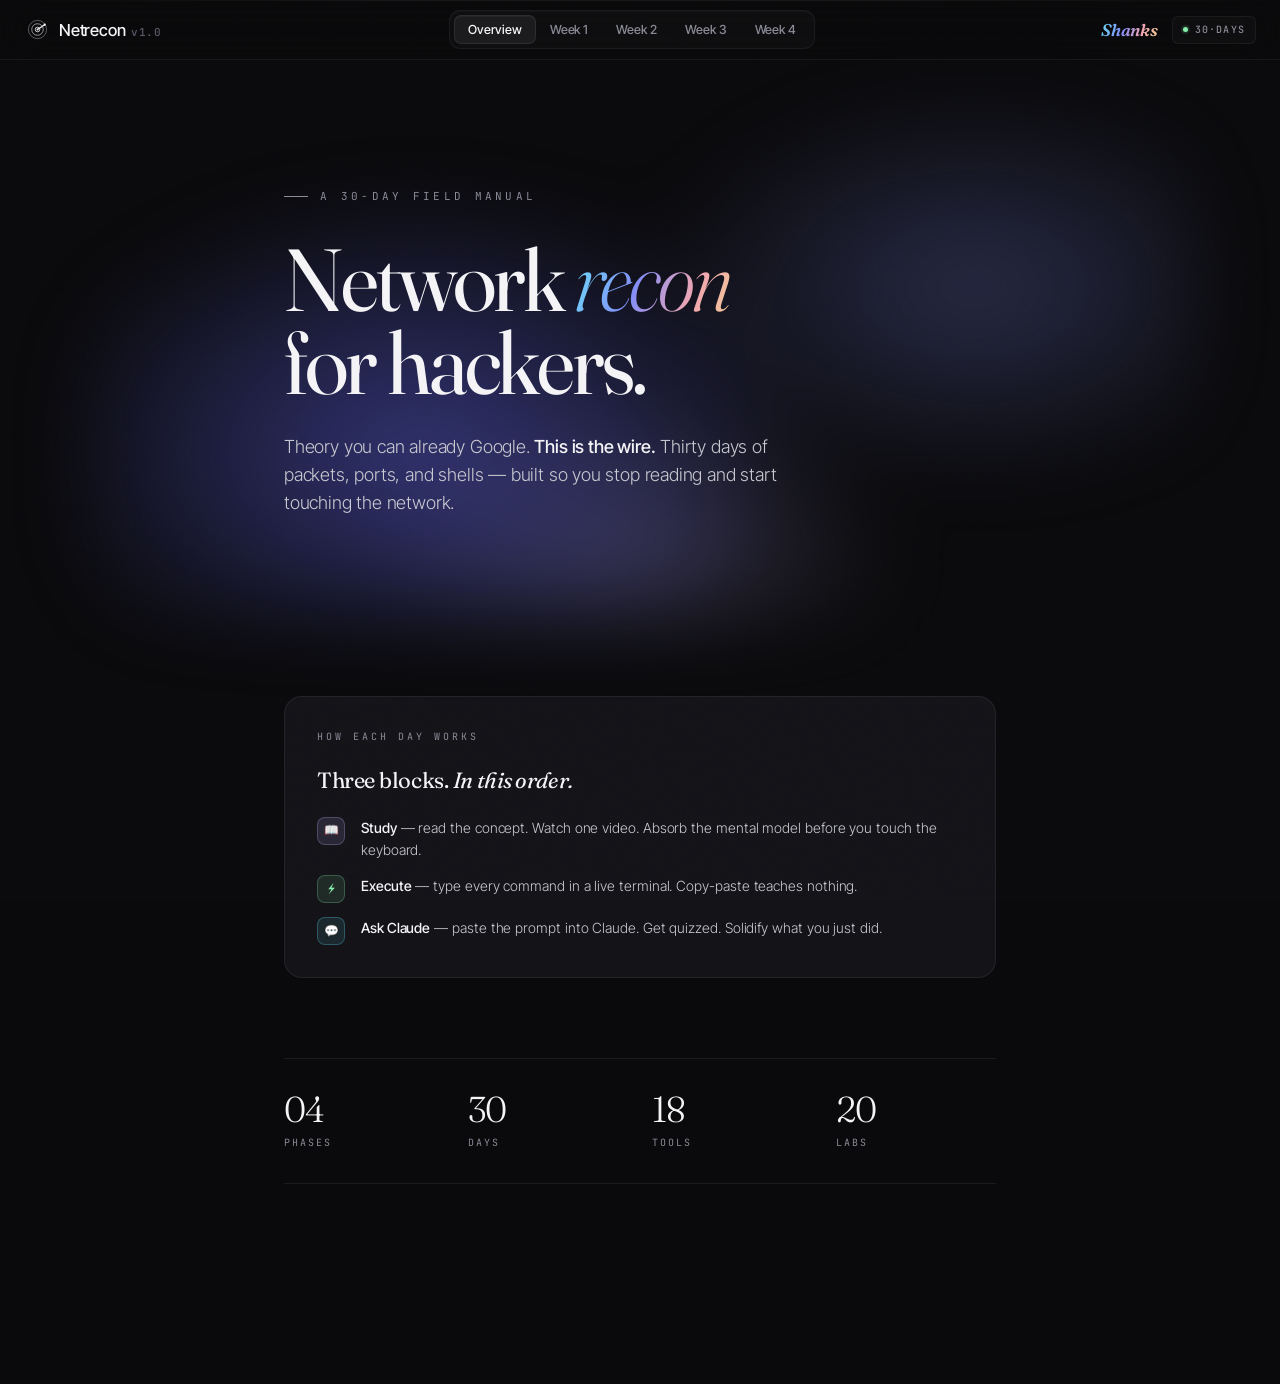
<file: index.html>
<!DOCTYPE html>
<html lang="en">
<head>
<meta charset="UTF-8">
<meta name="viewport" content="width=device-width, initial-scale=1.0">
<title>Network Recon — A 30-Day Field Manual</title>
<meta name="description" content="Thirty days of packets, ports, and shells for network hackers. A premium offline-capable field manual.">
<meta name="theme-color" content="#0a0a0c">
<meta name="mobile-web-app-capable" content="yes">
<meta name="apple-mobile-web-app-capable" content="yes">
<meta name="apple-mobile-web-app-status-bar-style" content="black-translucent">
<meta name="apple-mobile-web-app-title" content="NetRecon">
<link rel="manifest" href="./manifest.json">
<link rel="icon" type="image/svg+xml" href="./favicon.svg">
<link rel="apple-touch-icon" href="./icon.svg">
<link rel="mask-icon" href="./favicon.svg" color="#e8e8ec">
<link rel="preconnect" href="https://fonts.googleapis.com">
<link rel="preconnect" href="https://fonts.gstatic.com" crossorigin>
<link href="https://fonts.googleapis.com/css2?family=Fraunces:opsz,wght@9..144,300;9..144,400;9..144,500;9..144,600;9..144,700&family=Inter+Tight:wght@300;400;500;600;700&family=JetBrains+Mono:wght@400;500;600&display=swap" rel="stylesheet">
<style>
  :root {
    --bg: #0a0a0c;
    --bg-soft: #0f0f12;
    --surface: #131318;
    --surface-2: #1a1a20;
    --line: rgba(255,255,255,0.07);
    --line-strong: rgba(255,255,255,0.12);
    --ink: #f4f4f6;
    --ink-soft: #c8c8d0;
    --ink-dim: #8a8a96;
    --ink-mute: #5a5a66;

    --indigo: #6366f1;
    --indigo-soft: #818cf8;
    --lavender: #c4b5fd;
    --aqua: #67e8f9;
    --gold: #f5d28a;
    --rose: #f0a5b1;
    --green: #86efac;

    --code-bg: #0c0c10;
    --study-bg: #0d0c14;
    --ask-bg: #0c0f10;
  }

  * { box-sizing: border-box; margin: 0; padding: 0; -webkit-font-smoothing: antialiased; }
  html, body {
    background: var(--bg);
    color: var(--ink);
    font-family: 'Inter Tight', sans-serif;
    font-size: 15px;
    line-height: 1.6;
    letter-spacing: -0.005em;
    overflow-x: hidden;
  }

  body::before {
    content: '';
    position: fixed; inset: 0;
    background-image: url("data:image/svg+xml,%3Csvg viewBox='0 0 200 200' xmlns='http://www.w3.org/2000/svg'%3E%3Cfilter id='n'%3E%3CfeTurbulence type='fractalNoise' baseFrequency='0.9' numOctaves='3' /%3E%3C/filter%3E%3Crect width='100%25' height='100%25' filter='url(%23n)' opacity='0.4'/%3E%3C/svg%3E");
    opacity: 0.12;
    pointer-events: none;
    z-index: 100;
    mix-blend-mode: overlay;
  }

  .wrap {
    max-width: 760px;
    margin: 0 auto;
    padding: 48px 24px 120px;
    position: relative;
  }

  .hero {
    position: relative;
    padding: 80px 0 100px;
    margin-bottom: 80px;
  }
  .hero-bg {
    position: absolute;
    inset: -40px -200px 0 -200px;
    background:
      radial-gradient(ellipse 60% 80% at 30% 70%, rgba(99,102,241,0.45), transparent 60%),
      radial-gradient(ellipse 50% 60% at 80% 40%, rgba(129,140,248,0.25), transparent 60%),
      radial-gradient(ellipse 40% 50% at 50% 90%, rgba(196,181,253,0.2), transparent 60%);
    filter: blur(40px);
    z-index: -1;
    pointer-events: none;
  }
  .eyebrow {
    font-family: 'JetBrains Mono', monospace;
    font-size: 11px;
    color: var(--ink-dim);
    letter-spacing: 0.3em;
    text-transform: uppercase;
    margin-bottom: 32px;
    display: flex;
    align-items: center;
    gap: 12px;
  }
  .eyebrow::before {
    content: '';
    width: 24px; height: 1px;
    background: var(--ink-dim);
  }
  .hero h1 {
    font-family: 'Fraunces', serif;
    font-weight: 400;
    font-size: clamp(48px, 9vw, 88px);
    line-height: 0.95;
    letter-spacing: -0.035em;
    margin-bottom: 28px;
  }
  .hero h1 em {
    font-style: italic;
    font-weight: 300;
    background: linear-gradient(110deg, var(--aqua), var(--indigo-soft) 40%, var(--rose) 70%, var(--gold));
    -webkit-background-clip: text;
    background-clip: text;
    color: transparent;
    white-space: nowrap;
    padding-right: 0.15em;
  }
  .hero p.lede {
    font-size: 18px;
    line-height: 1.55;
    color: var(--ink-soft);
    max-width: 520px;
    font-weight: 300;
    letter-spacing: -0.01em;
  }
  .hero p.lede strong { color: var(--ink); font-weight: 500; }

  /* HOW TO USE */
  .howto {
    margin: 48px 0 80px;
    padding: 32px;
    background: var(--surface);
    border: 1px solid var(--line);
    border-radius: 18px;
  }
  .howto-title {
    font-family: 'JetBrains Mono', monospace;
    font-size: 10px;
    color: var(--ink-dim);
    letter-spacing: 0.3em;
    text-transform: uppercase;
    margin-bottom: 18px;
  }
  .howto h4 {
    font-family: 'Fraunces', serif;
    font-weight: 400;
    font-size: 22px;
    letter-spacing: -0.02em;
    margin-bottom: 18px;
  }
  .howto-steps { display: grid; gap: 14px; }
  .howto-step {
    display: flex; gap: 16px; align-items: flex-start;
    font-size: 14px;
    color: var(--ink-soft);
    font-weight: 300;
  }
  .howto-step .icon {
    width: 28px; height: 28px;
    border-radius: 8px;
    display: flex; align-items: center; justify-content: center;
    font-family: 'JetBrains Mono', monospace;
    font-size: 12px;
    flex-shrink: 0;
  }
  .howto-step.s1 .icon { background: rgba(196,181,253,0.12); color: var(--lavender); border: 1px solid rgba(196,181,253,0.25); }
  .howto-step.s2 .icon { background: rgba(134,239,172,0.1); color: var(--green); border: 1px solid rgba(134,239,172,0.25); }
  .howto-step.s3 .icon { background: rgba(103,232,249,0.1); color: var(--aqua); border: 1px solid rgba(103,232,249,0.25); }
  .howto-step strong { color: var(--ink); font-weight: 500; }

  .meta {
    display: grid;
    grid-template-columns: repeat(4, 1fr);
    gap: 24px;
    padding: 32px 0;
    margin-bottom: 80px;
    border-top: 1px solid var(--line);
    border-bottom: 1px solid var(--line);
  }
  .meta-item .num {
    font-family: 'Fraunces', serif;
    font-size: 36px;
    font-weight: 300;
    line-height: 1;
    letter-spacing: -0.04em;
  }
  .meta-item .lbl {
    font-family: 'JetBrains Mono', monospace;
    font-size: 10px;
    color: var(--ink-dim);
    letter-spacing: 0.2em;
    text-transform: uppercase;
    margin-top: 8px;
  }
  @media (max-width: 600px) {
    .meta { grid-template-columns: repeat(2, 1fr); }
  }

  /* PHASE COVER */
  .phase-cover {
    position: relative;
    margin: 100px 0 60px;
    padding: 80px 36px;
    border-radius: 24px;
    overflow: hidden;
    isolation: isolate;
    min-height: 320px;
    display: flex;
    flex-direction: column;
    justify-content: flex-end;
  }
  .phase-cover::before {
    content: '';
    position: absolute; inset: 0; z-index: -2;
    background: var(--bg-soft);
  }
  .phase-cover::after {
    content: '';
    position: absolute; inset: 0; z-index: -1;
    opacity: 0.9;
    background-image: url("data:image/svg+xml,%3Csvg viewBox='0 0 200 200' xmlns='http://www.w3.org/2000/svg'%3E%3Cfilter id='n2'%3E%3CfeTurbulence type='fractalNoise' baseFrequency='0.85' numOctaves='2' /%3E%3C/filter%3E%3Crect width='100%25' height='100%25' filter='url(%23n2)' opacity='0.35'/%3E%3C/svg%3E");
    mix-blend-mode: overlay;
  }
  .phase-1 .phase-cover {
    background:
      radial-gradient(ellipse 70% 90% at 20% 80%, rgba(129,140,248,0.55), transparent 60%),
      radial-gradient(ellipse 50% 60% at 80% 40%, rgba(196,181,253,0.4), transparent 60%),
      linear-gradient(180deg, #0a0a14, #14142a);
  }
  .phase-2 .phase-cover {
    background:
      radial-gradient(ellipse 60% 80% at 70% 70%, rgba(103,232,249,0.4), transparent 55%),
      radial-gradient(ellipse 50% 60% at 20% 30%, rgba(134,239,172,0.3), transparent 60%),
      linear-gradient(180deg, #0a0e12, #0e1a1f);
  }
  .phase-3 .phase-cover {
    background:
      radial-gradient(ellipse 70% 90% at 80% 30%, rgba(245,210,138,0.45), transparent 55%),
      radial-gradient(ellipse 50% 60% at 30% 80%, rgba(240,165,177,0.35), transparent 60%),
      linear-gradient(180deg, #110a08, #1a120e);
  }
  .phase-4 .phase-cover {
    background:
      radial-gradient(ellipse 65% 85% at 50% 50%, rgba(99,102,241,0.5), transparent 55%),
      radial-gradient(ellipse 40% 55% at 85% 85%, rgba(103,232,249,0.3), transparent 60%),
      radial-gradient(ellipse 40% 55% at 15% 15%, rgba(245,210,138,0.25), transparent 60%),
      linear-gradient(180deg, #08080c, #0e0e1a);
  }
  .phase-marker {
    font-family: 'JetBrains Mono', monospace;
    font-size: 11px;
    letter-spacing: 0.3em;
    color: var(--ink-soft);
    text-transform: uppercase;
    margin-bottom: 16px;
    opacity: 0.85;
  }
  .phase-cover h2 {
    font-family: 'Fraunces', serif;
    font-weight: 300;
    font-size: clamp(40px, 7vw, 64px);
    line-height: 1;
    letter-spacing: -0.035em;
    margin-bottom: 20px;
  }
  .phase-cover h2 em { font-style: italic; }
  .phase-cover .days {
    font-family: 'JetBrains Mono', monospace;
    font-size: 12px;
    color: var(--ink-soft);
    letter-spacing: 0.15em;
  }
  .phase-cover .intent {
    margin-top: 24px;
    font-size: 16px;
    color: var(--ink-soft);
    max-width: 480px;
    font-weight: 300;
  }

  /* DAY */
  .day {
    margin: 48px 0;
    padding: 36px 0;
    border-top: 1px solid var(--line);
  }
  .day:first-of-type { border-top: none; padding-top: 12px; }
  .day-num {
    font-family: 'JetBrains Mono', monospace;
    font-size: 11px;
    color: var(--ink-dim);
    letter-spacing: 0.25em;
    margin-bottom: 14px;
  }
  .day h3 {
    font-family: 'Fraunces', serif;
    font-weight: 400;
    font-size: clamp(26px, 3.6vw, 34px);
    line-height: 1.1;
    letter-spacing: -0.025em;
    margin-bottom: 12px;
  }
  .day h3 em { font-style: italic; font-weight: 300; color: var(--ink-soft); }
  .day .day-lede {
    font-size: 15.5px;
    color: var(--ink-soft);
    font-weight: 300;
    margin-bottom: 24px;
    max-width: 600px;
  }
  .day p { margin: 12px 0; color: var(--ink-soft); font-weight: 300; }
  .day p strong { color: var(--ink); font-weight: 500; }

  /* SECTION DIVIDER (study / practical / ask claude headers) */
  .sect {
    display: flex; align-items: center; gap: 12px;
    margin: 28px 0 12px;
    font-family: 'JetBrains Mono', monospace;
    font-size: 10px;
    letter-spacing: 0.3em;
    text-transform: uppercase;
    color: var(--ink-dim);
  }
  .sect::before { content: ''; width: 16px; height: 1px; background: var(--ink-dim); }
  .sect.study::before { background: var(--lavender); }
  .sect.study { color: var(--lavender); }
  .sect.exec::before { background: var(--green); }
  .sect.exec { color: var(--green); }
  .sect.ask::before { background: var(--aqua); }
  .sect.ask { color: var(--aqua); }

  /* CODE BLOCK (Apple-style) */
  .code {
    margin: 12px 0 24px;
    background: var(--code-bg);
    border: 1px solid var(--line);
    border-radius: 14px;
    overflow: hidden;
    box-shadow:
      0 1px 0 rgba(255,255,255,0.04) inset,
      0 24px 48px -24px rgba(0,0,0,0.5);
  }
  .code-bar {
    display: flex;
    align-items: center;
    justify-content: space-between;
    gap: 8px;
    padding: 12px 16px;
    border-bottom: 1px solid var(--line);
    background: linear-gradient(180deg, rgba(255,255,255,0.03), transparent);
  }
  .code-bar-left {
    display: flex;
    align-items: center;
    gap: 8px;
  }
  .code-bar .dot {
    width: 10px; height: 10px; border-radius: 50%;
    background: rgba(255,255,255,0.12);
  }
  .code-bar .dot:nth-child(1) { background: #ff5f57; }
  .code-bar .dot:nth-child(2) { background: #febc2e; }
  .code-bar .dot:nth-child(3) { background: #28c840; }
  .code-bar .label {
    margin-left: 12px;
    font-family: 'JetBrains Mono', monospace;
    font-size: 11px;
    color: var(--ink-mute);
    letter-spacing: 0.05em;
  }
  .copy-btn {
    background: rgba(255, 255, 255, 0.03);
    border: 1px solid rgba(255, 255, 255, 0.08);
    color: var(--ink-soft);
    font-family: 'JetBrains Mono', monospace;
    font-size: 10px;
    padding: 4px 8px;
    border-radius: 6px;
    cursor: pointer;
    display: flex;
    align-items: center;
    gap: 6px;
    transition: all 0.2s ease;
    outline: none;
    line-height: 1;
    flex-shrink: 0;
  }
  .copy-btn:hover {
    background: rgba(255, 255, 255, 0.08);
    color: var(--ink);
    border-color: rgba(255, 255, 255, 0.15);
  }
  .copy-btn.copied {
    color: var(--green);
    border-color: rgba(134, 239, 172, 0.3);
    background: rgba(134, 239, 172, 0.06);
  }
  .code.study .copy-btn {
    border-color: rgba(196, 181, 253, 0.15);
    color: var(--lavender);
  }
  .code.study .copy-btn:hover {
    background: rgba(196, 181, 253, 0.08);
    color: var(--ink);
  }
  .code.ask .copy-btn {
    border-color: rgba(103, 232, 249, 0.15);
    color: var(--aqua);
  }
  .code.ask .copy-btn:hover {
    background: rgba(103, 232, 249, 0.08);
    color: var(--ink);
  }
  @media (max-width: 480px) {
    .copy-btn span { display: none; }
    .copy-btn { padding: 6px; }
  }
  .code pre {
    padding: 20px 20px 22px;
    font-family: 'JetBrains Mono', monospace;
    font-size: 13px;
    line-height: 1.65;
    color: var(--ink-soft);
    overflow-x: auto;
    white-space: pre;
  }
  .code pre::-webkit-scrollbar { height: 6px; }
  .code pre::-webkit-scrollbar-thumb { background: var(--line-strong); border-radius: 3px; }

  /* STUDY variant — lavender tint */
  .code.study {
    background: var(--study-bg);
    border-color: rgba(196,181,253,0.15);
    box-shadow:
      0 1px 0 rgba(196,181,253,0.05) inset,
      0 24px 48px -24px rgba(0,0,0,0.6);
  }
  .code.study .code-bar { border-bottom-color: rgba(196,181,253,0.12); }
  .code.study .code-bar .label { color: var(--lavender); opacity: 0.7; }

  /* ASK variant — aqua tint, compact */
  .code.ask {
    background: var(--ask-bg);
    border-color: rgba(103,232,249,0.15);
  }
  .code.ask .code-bar { border-bottom-color: rgba(103,232,249,0.12); }
  .code.ask .code-bar .label { color: var(--aqua); opacity: 0.7; }
  .code.ask pre { font-size: 12.5px; padding: 16px 20px 18px; }

  /* Syntax tokens */
  .cmd { color: var(--ink); font-weight: 500; }
  .cmd::before { content: '$ '; color: var(--ink-mute); font-weight: 400; }
  .com { color: var(--ink-mute); font-style: italic; }
  .com::before { content: '# '; }
  .hi { color: var(--gold); }
  .ok { color: var(--green); }
  .bad { color: #f87171; }
  .info { color: var(--aqua); }
  .mag { color: #d8b4fe; }
  .key { color: var(--lavender); }
  .heredoc { color: #f0a5b1; }
  .sect-title { color: var(--gold); font-weight: 600; }
  .check { color: var(--green); }
  .bullet { color: var(--lavender); }
  .url { color: var(--aqua); text-decoration: underline; text-decoration-color: rgba(103,232,249,0.3); text-underline-offset: 3px; }

  /* DIAGRAM */
  .diagram {
    margin: 24px 0;
    padding: 28px 24px;
    background: var(--surface);
    border: 1px solid var(--line);
    border-radius: 14px;
  }
  .diagram-label {
    font-family: 'JetBrains Mono', monospace;
    font-size: 10px;
    color: var(--ink-mute);
    letter-spacing: 0.2em;
    text-transform: uppercase;
    margin-bottom: 16px;
  }
  .diagram pre {
    font-family: 'JetBrains Mono', monospace;
    font-size: 12px;
    line-height: 1.55;
    color: var(--ink-soft);
    overflow-x: auto;
    white-space: pre;
  }

  /* CALLOUTS */
  .callout {
    margin: 24px 0;
    padding: 20px 24px;
    border-radius: 14px;
    background: var(--surface);
    border: 1px solid var(--line);
  }
  .callout-label {
    font-family: 'JetBrains Mono', monospace;
    font-size: 10px;
    letter-spacing: 0.25em;
    text-transform: uppercase;
    margin-bottom: 10px;
    display: inline-flex;
    align-items: center;
    gap: 8px;
  }
  .callout-label::before {
    content: '';
    width: 6px; height: 6px;
    border-radius: 50%;
  }
  .callout-body {
    font-size: 14.5px;
    color: var(--ink-soft);
    font-weight: 300;
    line-height: 1.6;
  }
  .callout-body strong { color: var(--ink); font-weight: 500; }

  .callout.lab { border-color: rgba(245,210,138,0.2); }
  .callout.lab .callout-label { color: var(--gold); }
  .callout.lab .callout-label::before { background: var(--gold); box-shadow: 0 0 12px var(--gold); }

  .callout.warn { border-color: rgba(248,113,113,0.2); }
  .callout.warn .callout-label { color: #f87171; }
  .callout.warn .callout-label::before { background: #f87171; box-shadow: 0 0 12px #f87171; }

  .callout.tip { border-color: rgba(103,232,249,0.2); }
  .callout.tip .callout-label { color: var(--aqua); }
  .callout.tip .callout-label::before { background: var(--aqua); box-shadow: 0 0 12px var(--aqua); }

  /* WORKFLOW */
  .flow {
    margin: 24px 0;
    padding: 24px;
    background: var(--surface);
    border: 1px solid var(--line);
    border-radius: 14px;
  }
  .flow-title {
    font-family: 'JetBrains Mono', monospace;
    font-size: 10px;
    color: var(--ink-mute);
    letter-spacing: 0.25em;
    text-transform: uppercase;
    margin-bottom: 18px;
  }
  .flow ol { list-style: none; counter-reset: step; }
  .flow ol li {
    counter-increment: step;
    position: relative;
    padding: 12px 0 12px 48px;
    border-top: 1px solid var(--line);
    font-size: 14.5px;
    color: var(--ink-soft);
    font-weight: 300;
  }
  .flow ol li:first-child { border-top: none; padding-top: 4px; }
  .flow ol li::before {
    content: counter(step, decimal-leading-zero);
    position: absolute;
    left: 0;
    top: 14px;
    font-family: 'JetBrains Mono', monospace;
    font-size: 11px;
    color: var(--ink-mute);
    letter-spacing: 0.1em;
  }
  .flow ol li:first-child::before { top: 6px; }
  .flow ol li strong { color: var(--ink); font-weight: 500; }
  .flow ol li code {
    font-family: 'JetBrains Mono', monospace;
    font-size: 12.5px;
    background: var(--code-bg);
    color: var(--gold);
    padding: 2px 8px;
    border-radius: 5px;
    border: 1px solid var(--line);
  }

  code.inline {
    font-family: 'JetBrains Mono', monospace;
    font-size: 13px;
    background: var(--code-bg);
    color: var(--gold);
    padding: 2px 8px;
    border-radius: 5px;
    border: 1px solid var(--line);
  }

  /* TABLE */
  .table-wrap {
    margin: 24px 0;
    border: 1px solid var(--line);
    border-radius: 14px;
    overflow: hidden;
  }
  table.refined {
    width: 100%;
    border-collapse: collapse;
    font-size: 13.5px;
  }
  table.refined th, table.refined td {
    padding: 12px 16px;
    text-align: left;
    border-bottom: 1px solid var(--line);
    font-weight: 300;
  }
  table.refined tr:last-child td { border-bottom: none; }
  table.refined th {
    font-family: 'JetBrains Mono', monospace;
    font-size: 10px;
    color: var(--ink-dim);
    letter-spacing: 0.2em;
    text-transform: uppercase;
    font-weight: 500;
    background: var(--surface);
  }
  table.refined td { color: var(--ink-soft); }
  table.refined td:first-child {
    font-family: 'JetBrains Mono', monospace;
    color: var(--gold);
    font-size: 12.5px;
  }
  table.refined td strong { color: var(--ink); font-weight: 500; }

  ul.next { list-style: none; margin: 16px 0; }
  ul.next li {
    padding: 14px 0;
    border-bottom: 1px solid var(--line);
    font-size: 15px;
    color: var(--ink-soft);
    font-weight: 300;
    display: flex;
    gap: 16px;
    align-items: baseline;
  }
  ul.next li::before {
    content: '→';
    color: var(--indigo-soft);
    font-family: 'JetBrains Mono', monospace;
  }
  ul.next li strong { color: var(--ink); font-weight: 500; }

  .end {
    margin-top: 120px;
    padding: 80px 0 40px;
    border-top: 1px solid var(--line);
    text-align: center;
  }
  .end-mark {
    font-family: 'Fraunces', serif;
    font-size: 48px;
    font-style: italic;
    font-weight: 300;
    background: linear-gradient(110deg, var(--aqua), var(--indigo-soft), var(--rose), var(--gold));
    -webkit-background-clip: text;
    background-clip: text;
    color: transparent;
    margin-bottom: 16px;
  }
  .end-text {
    font-family: 'JetBrains Mono', monospace;
    font-size: 11px;
    color: var(--ink-mute);
    letter-spacing: 0.25em;
    text-transform: uppercase;
  }

  .hero, .meta, .phase-cover, .day {
    animation: rise 0.7s cubic-bezier(0.16, 1, 0.3, 1) both;
  }
  .hero { animation-delay: 0.05s; }
  .meta { animation-delay: 0.15s; }
  @keyframes rise {
    from { opacity: 0; transform: translateY(20px); }
    to { opacity: 1; transform: translateY(0); }
  }

  /* ──────────────────────────────────────────────────────────
     GLOBAL NAV — refined: monochrome segmented control + craft details
     ────────────────────────────────────────────────────────── */
  :root {
    --nav-h: 60px;
    --nav-h-scrolled: 52px;
    --nav-bottom-h: 64px;
    --ease: cubic-bezier(0.4, 0, 0.2, 1);
    --ease-out: cubic-bezier(0.2, 0, 0, 1);
    --safe-top: env(safe-area-inset-top, 0px);
    --safe-bottom: env(safe-area-inset-bottom, 0px);
  }

  /* iOS PWA status-bar cap */
  .status-bar-cap {
    position: fixed;
    top: 0; left: 0; right: 0;
    height: var(--safe-top);
    background: rgba(10,10,12,0.96);
    z-index: 220;
    pointer-events: none;
  }

  .global-nav {
    position: sticky;
    top: var(--safe-top);
    z-index: 200;
    height: var(--nav-h);
    display: grid;
    grid-template-columns: auto 1fr auto;
    align-items: center;
    column-gap: 24px;
    padding: 0 24px;
    background: rgba(10,10,12,0.72);
    backdrop-filter: blur(22px) saturate(1.5);
    -webkit-backdrop-filter: blur(22px) saturate(1.5);
    border-bottom: 1px solid rgba(255,255,255,0.06);
    transition: height 220ms var(--ease), background 220ms var(--ease), border-color 220ms var(--ease);
    isolation: isolate;
  }
  .global-nav.scrolled {
    height: var(--nav-h-scrolled);
    background: rgba(10,10,12,0.9);
    border-bottom-color: rgba(255,255,255,0.09);
  }
  /* Subtle inner top highlight — glass depth cue */
  .global-nav::before {
    content: '';
    position: absolute;
    top: 0; left: 0; right: 0;
    height: 1px;
    background: linear-gradient(90deg, transparent, rgba(255,255,255,0.06) 30%, rgba(255,255,255,0.06) 70%, transparent);
    pointer-events: none;
  }

  /* Scroll-progress hairline */
  .nav-progress {
    position: absolute;
    left: 0; bottom: -1px;
    height: 1.5px;
    width: 0%;
    background: var(--ink);
    opacity: 0.7;
    transition: width 120ms linear;
    z-index: 2;
    will-change: width;
    pointer-events: none;
  }

  /* ── Brand: radar logomark + wordmark ── */
  .nav-brand {
    font-family: 'Inter Tight', sans-serif;
    font-weight: 500;
    font-size: 16.5px;
    color: var(--ink);
    letter-spacing: -0.012em;
    cursor: pointer;
    display: inline-flex;
    align-items: center;
    gap: 10px;
    background: none;
    border: none;
    padding: 4px 2px;
    transition: opacity 180ms var(--ease);
    -webkit-tap-highlight-color: transparent;
  }
  .nav-brand:hover { opacity: 0.78; }
  .nav-brand:focus-visible { outline: none; opacity: 0.78; }
  .nav-brand-text { display: inline-flex; align-items: baseline; gap: 6px; }
  .nav-brand-version {
    font-family: 'JetBrains Mono', monospace;
    font-size: 11px;
    font-weight: 500;
    color: var(--ink-mute);
    letter-spacing: 0.04em;
  }
  .nav-brand-mark {
    width: 23px;
    height: 23px;
    color: var(--ink);
    flex-shrink: 0;
  }
  .nav-brand-mark svg { display: block; width: 100%; height: 100%; }

  /* ── Tabs — segmented control with frosted sliding indicator ── */
  .nav-tabs {
    display: flex;
    align-items: center;
    justify-self: center;
    position: relative;
    padding: 4px;
    background: rgba(255,255,255,0.025);
    border: 1px solid rgba(255,255,255,0.05);
    border-radius: 11px;
    box-shadow: inset 0 1px 0 rgba(255,255,255,0.025);
  }
  .nav-indicator {
    position: absolute;
    top: 4px;
    left: 0;
    height: calc(100% - 8px);
    border-radius: 7px;
    background: rgba(255,255,255,0.06);
    border: 1px solid rgba(255,255,255,0.08);
    box-shadow: inset 0 1px 0 rgba(255,255,255,0.04);
    transition:
      transform 320ms var(--ease),
      width 320ms var(--ease),
      opacity 200ms var(--ease);
    pointer-events: none;
    opacity: 0;
    z-index: 0;
    will-change: transform, width;
  }
  .nav-tab {
    font-family: 'Inter Tight', sans-serif;
    font-size: 12.5px;
    font-weight: 500;
    letter-spacing: -0.005em;
    color: var(--ink-dim);
    background: transparent;
    border: none;
    padding: 7px 14px;
    border-radius: 7px;
    cursor: pointer;
    white-space: nowrap;
    position: relative;
    z-index: 1;
    -webkit-tap-highlight-color: transparent;
    transition: color 180ms var(--ease);
  }
  .nav-tab:hover { color: var(--ink-soft); }
  .nav-tab:focus-visible { outline: none; color: var(--ink); }
  .nav-tab.active { color: var(--ink); }

  /* ── Right cluster ── */
  .nav-status {
    display: flex;
    align-items: center;
    gap: 10px;
    justify-self: end;
  }
  .nav-signature {
    display: inline-flex;
    align-items: center;
    font-family: 'Fraunces', serif;
    font-weight: 600;
    font-style: italic;
    font-size: 17px;
    background: linear-gradient(110deg, var(--aqua), var(--indigo-soft) 40%, var(--rose) 70%, var(--gold));
    -webkit-background-clip: text;
    background-clip: text;
    color: transparent;
    letter-spacing: -0.015em;
    user-select: none;
    margin-right: 4px;
    cursor: default;
  }

  /* Refined badge — "30·DAYS" technical context chip */
  .nav-badge {
    display: inline-flex;
    align-items: center;
    gap: 7px;
    height: 28px;
    padding: 0 10px;
    border-radius: 6px;
    background: rgba(255,255,255,0.025);
    border: 1px solid rgba(255,255,255,0.05);
    font-family: 'JetBrains Mono', monospace;
    font-size: 10px;
    font-weight: 500;
    letter-spacing: 0.12em;
    text-transform: uppercase;
    color: var(--ink-dim);
  }
  .nav-badge .badge-dot {
    width: 5px; height: 5px;
    border-radius: 50%;
    background: var(--green);
    box-shadow: 0 0 0 2px rgba(120,236,159,0.12);
    transition: background 180ms var(--ease), box-shadow 180ms var(--ease);
  }
  .nav-badge.is-offline .badge-dot {
    background: var(--rose);
    box-shadow: 0 0 0 2px rgba(238,160,172,0.12);
  }

  /* Vertical divider — only shows when install button is available */
  .nav-divider {
    display: none;
    width: 1px;
    height: 18px;
    background: rgba(255,255,255,0.08);
  }
  .nav-status:has(.nav-install.is-available) .nav-divider { display: block; }

  /* Ghost install button */
  .nav-install {
    height: 30px;
    padding: 0 12px;
    border-radius: 7px;
    font-family: 'Inter Tight', sans-serif;
    font-size: 12px;
    font-weight: 500;
    letter-spacing: -0.005em;
    color: var(--ink-soft);
    background: rgba(255,255,255,0.02);
    border: 1px solid rgba(255,255,255,0.08);
    cursor: pointer;
    display: none;
    align-items: center;
    gap: 7px;
    transition: color 180ms var(--ease), background 180ms var(--ease), border-color 180ms var(--ease);
    -webkit-tap-highlight-color: transparent;
  }
  .nav-install.is-available { display: inline-flex; }
  .nav-install:hover {
    color: var(--ink);
    background: rgba(255,255,255,0.05);
    border-color: rgba(255,255,255,0.16);
  }
  .nav-install:focus-visible { outline: none; color: var(--ink); border-color: rgba(255,255,255,0.22); }
  .nav-install svg {
    width: 12px; height: 12px;
    stroke: currentColor;
    stroke-width: 1.75;
    fill: none;
  }

  /* ──────────── MOBILE BOTTOM TAB BAR ──────────── */
  .bottom-nav {
    position: fixed;
    left: 0; right: 0;
    bottom: 0;
    height: calc(var(--nav-bottom-h) + var(--safe-bottom));
    padding-bottom: var(--safe-bottom);
    z-index: 205;
    display: none;
    grid-template-columns: repeat(5, 1fr);
    align-items: stretch;
    background: rgba(10,10,12,0.92);
    backdrop-filter: blur(22px) saturate(1.5);
    -webkit-backdrop-filter: blur(22px) saturate(1.5);
    border-top: 1px solid rgba(255,255,255,0.06);
    transition: transform 260ms var(--ease), opacity 220ms var(--ease);
    transform: translateY(0);
    opacity: 1;
  }
  .bottom-nav::before {
    content: '';
    position: absolute;
    top: 0; left: 0; right: 0;
    height: 1px;
    background: linear-gradient(90deg, transparent, rgba(255,255,255,0.08) 30%, rgba(255,255,255,0.08) 70%, transparent);
    pointer-events: none;
  }
  .bottom-nav.is-hidden {
    transform: translateY(100%);
    opacity: 0;
    pointer-events: none;
  }
  .bottom-nav-indicator {
    position: absolute;
    top: 0; left: 0;
    width: 0; height: 1.5px;
    background: var(--ink);
    border-radius: 1px;
    transition:
      transform 320ms var(--ease),
      width 320ms var(--ease),
      opacity 200ms var(--ease);
    pointer-events: none;
    opacity: 0;
    will-change: transform, width;
  }
  .bottom-tab {
    position: relative;
    background: none;
    border: none;
    color: var(--ink-mute);
    font-family: 'Inter Tight', sans-serif;
    font-size: 10.5px;
    font-weight: 500;
    letter-spacing: 0;
    display: flex;
    flex-direction: column;
    align-items: center;
    justify-content: center;
    gap: 4px;
    padding: 6px 4px;
    cursor: pointer;
    -webkit-tap-highlight-color: transparent;
    transition: color 180ms var(--ease);
  }
  .bottom-tab svg {
    width: 20px; height: 20px;
    stroke: currentColor;
    stroke-width: 1.5;
    fill: none;
    transition: stroke-width 180ms var(--ease);
  }
  .bottom-tab.active { color: var(--ink); }
  .bottom-tab.active svg { stroke-width: 1.8; }

  /* ── Responsive ── */
  @media (max-width: 960px) {
    .global-nav { column-gap: 16px; padding: 0 20px; }
    .nav-tab { padding: 7px 11px; font-size: 12px; }
    .nav-badge .badge-label { display: none; }
    .nav-badge { padding: 0 8px; }
  }
  @media (max-width: 760px) {
    .global-nav { padding: 0 16px; column-gap: 12px; height: 56px; }
    .global-nav.scrolled { height: 50px; }
    .nav-tabs { display: none; }
    .nav-badge { display: none; }
    .nav-divider { display: none; }
    .bottom-nav { display: grid; }
    .wrap { padding-bottom: calc(var(--nav-bottom-h) + 40px + var(--safe-bottom)); }
  }
  @media (max-width: 380px) {
    .nav-install { display: none !important; }
    .bottom-tab { font-size: 10px; }
    .bottom-tab svg { width: 19px; height: 19px; }
  }

  /* ── Section transitions — clean opacity-only fade ── */
  .section-content {
    display: none;
    opacity: 0;
    transition: opacity 220ms var(--ease);
    will-change: opacity;
  }
  .section-content.active {
    display: block;
    opacity: 1;
  }

  @media (prefers-reduced-motion: reduce) {
    .global-nav, .nav-tab, .nav-indicator, .bottom-tab, .bottom-tab svg,
    .bottom-nav, .bottom-nav-indicator, .nav-progress, .section-content,
    .nav-badge, .nav-install {
      transition: none !important;
      animation: none !important;
    }
  }
</style>
</head>
<body>

<!-- iOS PWA safe-area cap -->
<div class="status-bar-cap" aria-hidden="true"></div>

<!-- GLOBAL NAVIGATION BAR -->
<nav class="global-nav" id="global-nav" aria-label="Primary">
  <button class="nav-brand" id="nav-brand" type="button" aria-label="Go to overview">
    <span class="nav-brand-mark" aria-hidden="true">
      <svg viewBox="0 0 24 24" fill="none" stroke="currentColor">
        <circle cx="12" cy="12" r="9.5" stroke-width="1" opacity="0.35"/>
        <circle cx="12" cy="12" r="6" stroke-width="1" opacity="0.6"/>
        <circle cx="12" cy="12" r="2.4" stroke-width="1" opacity="0.85"/>
        <circle cx="12" cy="12" r="1" fill="currentColor" stroke="none"/>
        <path d="M12 12 L19.5 7" stroke-width="1.25" stroke-linecap="round"/>
        <circle cx="19.5" cy="7" r="1.2" fill="currentColor" stroke="none"/>
      </svg>
    </span>
    <span class="nav-brand-text">
      <span>Netrecon</span>
      <span class="nav-brand-version">v1.0</span>
    </span>
  </button>

  <div class="nav-tabs" id="nav-tabs-container" role="tablist" aria-label="Sections">
    <div class="nav-indicator" id="nav-indicator" aria-hidden="true"></div>
    <button class="nav-tab active" type="button" role="tab" aria-selected="true" data-section="overview">Overview</button>
    <button class="nav-tab" type="button" role="tab" aria-selected="false" data-section="phase-1">Week 1</button>
    <button class="nav-tab" type="button" role="tab" aria-selected="false" data-section="phase-2">Week 2</button>
    <button class="nav-tab" type="button" role="tab" aria-selected="false" data-section="phase-3">Week 3</button>
    <button class="nav-tab" type="button" role="tab" aria-selected="false" data-section="phase-4">Week 4</button>
  </div>

  <div class="nav-status">
    <div class="nav-signature">Shanks</div>
    <div class="nav-badge" id="nav-online" title="30-day field manual · online">
      <span class="badge-dot" aria-hidden="true"></span>
      <span class="badge-label">30·Days</span>
    </div>
    <span class="nav-divider" aria-hidden="true"></span>
    <button class="nav-install" id="nav-install" type="button" aria-label="Install app">
      <svg viewBox="0 0 24 24" aria-hidden="true">
        <path d="M12 4v11M7.5 10.5L12 15l4.5-4.5M5 19h14" stroke-linecap="round" stroke-linejoin="round"/>
      </svg>
      Install
    </button>
  </div>

  <div class="nav-progress" id="nav-progress" aria-hidden="true"></div>
</nav>

<!-- MOBILE BOTTOM TAB BAR (PWA-native) -->
<nav class="bottom-nav" id="bottom-nav" aria-label="Primary mobile">
  <div class="bottom-nav-indicator" id="bottom-nav-indicator" aria-hidden="true"></div>
  <button class="bottom-tab active" type="button" role="tab" aria-selected="true" data-section="overview">
    <svg viewBox="0 0 24 24" aria-hidden="true"><circle cx="12" cy="12" r="9"/><path d="M12 3v18M3 12h18"/><circle cx="12" cy="12" r="2.4" fill="currentColor" stroke="none"/></svg>
    <span class="bt-label">Overview</span>
  </button>
  <button class="bottom-tab" type="button" role="tab" aria-selected="false" data-section="phase-1">
    <svg viewBox="0 0 24 24" aria-hidden="true"><path d="M3 14a14 14 0 0 1 18 0"/><path d="M6.5 17.5a9 9 0 0 1 11 0"/><circle cx="12" cy="20" r="1.5" fill="currentColor" stroke="none"/></svg>
    <span class="bt-label">Week 1</span>
  </button>
  <button class="bottom-tab" type="button" role="tab" aria-selected="false" data-section="phase-2">
    <svg viewBox="0 0 24 24" aria-hidden="true"><rect x="4" y="4" width="16" height="6" rx="1.5"/><rect x="4" y="14" width="16" height="6" rx="1.5"/><circle cx="8" cy="7" r="0.9" fill="currentColor" stroke="none"/><circle cx="8" cy="17" r="0.9" fill="currentColor" stroke="none"/></svg>
    <span class="bt-label">Week 2</span>
  </button>
  <button class="bottom-tab" type="button" role="tab" aria-selected="false" data-section="phase-3">
    <svg viewBox="0 0 24 24" aria-hidden="true"><rect x="3" y="4" width="18" height="16" rx="2"/><path d="M7 9l3 3-3 3M12 16h5"/></svg>
    <span class="bt-label">Week 3</span>
  </button>
  <button class="bottom-tab" type="button" role="tab" aria-selected="false" data-section="phase-4">
    <svg viewBox="0 0 24 24" aria-hidden="true"><circle cx="12" cy="12" r="9"/><circle cx="12" cy="12" r="5"/><circle cx="12" cy="12" r="1.6" fill="currentColor" stroke="none"/><path d="M12 1v3M12 20v3M1 12h3M20 12h3"/></svg>
    <span class="bt-label">Week 4</span>
  </button>
</nav>

<div class="wrap">

  <!-- OVERVIEW SECTION -->
  <div class="section-content active" id="section-overview">
    <section class="hero">
      <div class="hero-bg"></div>
      <div class="eyebrow">A 30-Day Field Manual</div>
      <h1>Network <em>recon</em><br>for hackers.</h1>
      <p class="lede">
        Theory you can already Google. <strong>This is the wire.</strong> Thirty days of packets, ports, and shells — built so you stop reading and start touching the network.
      </p>
    </section>

    <div class="howto">
      <div class="howto-title">How each day works</div>
      <h4>Three blocks. <em style="font-style:italic">In this order.</em></h4>
      <div class="howto-steps">
        <div class="howto-step s1">
          <div class="icon">📖</div>
          <div><strong>Study</strong> — read the concept. Watch one video. Absorb the mental model before you touch the keyboard.</div>
        </div>
        <div class="howto-step s2">
          <div class="icon">⚡</div>
          <div><strong>Execute</strong> — type every command in a live terminal. Copy-paste teaches nothing.</div>
        </div>
        <div class="howto-step s3">
          <div class="icon">💬</div>
          <div><strong>Ask Claude</strong> — paste the prompt into Claude. Get quizzed. Solidify what you just did.</div>
        </div>
      </div>
    </div>

    <div class="meta">
      <div class="meta-item"><div class="num">04</div><div class="lbl">Phases</div></div>
      <div class="meta-item"><div class="num">30</div><div class="lbl">Days</div></div>
      <div class="meta-item"><div class="num">18</div><div class="lbl">Tools</div></div>
      <div class="meta-item"><div class="num">20</div><div class="lbl">Labs</div></div>
    </div>
  </div>

  <!-- ============== PHASE 1 ============== -->
  <div class="section-content" id="section-phase-1">
  <div class="phase-1">
    <div class="phase-cover">
      <div class="phase-marker">Phase One</div>
      <h2>See the <em>wire.</em></h2>
      <div class="days">Days 01 — 07</div>
      <p class="intent">Stop trusting diagrams. Watch real packets cross your machine. Understand what your laptop does the instant you type a URL.</p>
    </div>

    <!-- DAY 01 -->
    <div class="day">
      <div class="day-num">Day 01</div>
      <h3>Lab setup &amp; first capture</h3>
      <p class="day-lede">Install Kali in a VM with bridged networking. Verify connectivity. Read your interface like it's telling you a story.</p>

      <div class="sect study">study brief</div>
      <div class="code study">
        <div class="code-bar"><span class="dot"></span><span class="dot"></span><span class="dot"></span><span class="label">day-01-study.sh</span></div>
<pre><span class="cmd">cat <span class="heredoc">&lt;&lt; 'BRIEF'</span> &gt; day-01.md</span>
<span class="sect-title">CORE CONCEPTS</span>
  <span class="bullet">•</span> What a VM is and why pentesters use isolated labs
  <span class="bullet">•</span> Bridged vs NAT vs Host-Only networking (huge difference!)
  <span class="bullet">•</span> The OSI &amp; TCP/IP layer models (review, you've seen this)
  <span class="bullet">•</span> IP / MAC / Gateway / DNS — what each one DOES

<span class="sect-title">RESOURCES   (≈ 50 min)</span>
  <span class="bullet">•</span> NetworkChuck — "How to Install Kali Linux" (YouTube, 12m)
  <span class="bullet">•</span> PowerCert Animated Videos — "The OSI Model Explained" (8m)
  <span class="bullet">•</span> Practical Networking — "Networking Fundamentals" playlist, ep 1-3
  <span class="bullet">•</span> Read: <span class="url">https://www.kali.org/docs/installation/</span>

<span class="sect-title">VOCAB</span>
  hypervisor   bridged   NAT   loopback   eth0   gateway   resolver

<span class="sect-title">SELF-CHECK</span>
  <span class="check">□</span> I can explain why bridged networking matters for sniffing
  <span class="check">□</span> I know what /etc/resolv.conf does
  <span class="check">□</span> I can identify my IP, MAC, and gateway without help
<span class="heredoc">BRIEF</span></pre>
      </div>

      <div class="sect exec">practical reference</div>
      <div class="code">
        <div class="code-bar"><span class="dot"></span><span class="dot"></span><span class="dot"></span><span class="label">kali ~ zsh</span></div>
<pre><span class="cmd">ip a</span>
<span class="com">show all interfaces, MAC, IPv4/v6</span>
2: eth0: &lt;BROADCAST,MULTICAST,UP,LOWER_UP&gt;
    link/ether <span class="hi">08:00:27:a1:b2:c3</span>
    inet <span class="ok">192.168.1.42</span>/24 brd 192.168.1.255

<span class="cmd">ip route</span>
default via <span class="hi">192.168.1.1</span> dev eth0   <span class="com">← gateway</span>

<span class="cmd">ping -c 2 google.com</span>
64 bytes from 142.250.183.110: time=12.3 ms</pre>
      </div>

      <div class="sect ask">ask claude when ready</div>
      <div class="code ask">
        <div class="code-bar"><span class="dot"></span><span class="dot"></span><span class="dot"></span><span class="label">paste this to me</span></div>
<pre><span class="cmd">claude <span class="key">--day=01</span></span>
"<span class="info">Walk me through installing Kali in VirtualBox with bridged
networking step by step. Then quiz me on what my </span><span class="hi">ip a</span><span class="info">,
</span><span class="hi">ip route</span><span class="info"> and </span><span class="hi">/etc/resolv.conf</span><span class="info"> output mean
on my actual setup.</span>"</pre>
      </div>
    </div>

    <!-- DAY 02 -->
    <div class="day">
      <div class="day-num">Day 02</div>
      <h3>The <em>handshake,</em> seen.</h3>
      <p class="day-lede">Open Wireshark, capture <code class="inline">curl http://example.com</code>, identify every packet of the TCP three-way handshake.</p>

      <div class="sect study">study brief</div>
      <div class="code study">
        <div class="code-bar"><span class="dot"></span><span class="dot"></span><span class="dot"></span><span class="label">day-02-study.sh</span></div>
<pre><span class="cmd">cat <span class="heredoc">&lt;&lt; 'BRIEF'</span> &gt; day-02.md</span>
<span class="sect-title">CORE CONCEPTS</span>
  <span class="bullet">•</span> TCP vs UDP — why TCP needs a handshake, UDP doesn't
  <span class="bullet">•</span> Sequence numbers + ACK numbers, and why they exist
  <span class="bullet">•</span> What "stateful" means at the transport layer
  <span class="bullet">•</span> TCP flags: SYN, ACK, FIN, RST, PSH, URG
  <span class="bullet">•</span> Wireshark interface basics — capture, filter, follow stream

<span class="sect-title">RESOURCES   (≈ 60 min)</span>
  <span class="bullet">•</span> Computerphile — "TCP Meets UDP" (YouTube, 8m)
  <span class="bullet">•</span> David Bombal — "Wireshark Tutorial for Beginners" (25m)
  <span class="bullet">•</span> Practical Networking — "TCP Three-Way Handshake" (10m)
  <span class="bullet">•</span> Julia Evans zine: "How TCP works" — wizardzines.com

<span class="sect-title">VOCAB</span>
  SYN   ACK   FIN   RST   seq=   ack=   MSS   window
  display filter   capture filter   Follow TCP Stream

<span class="sect-title">SELF-CHECK</span>
  <span class="check">□</span> I can draw the 3-way handshake on paper from memory
  <span class="check">□</span> I know what each TCP flag does
  <span class="check">□</span> I know why the handshake is needed at all
<span class="heredoc">BRIEF</span></pre>
      </div>

      <div class="sect exec">practical reference</div>
      <div class="flow">
        <div class="flow-title">Capture procedure</div>
        <ol>
          <li>Open Wireshark, select <code>eth0</code>, start capture.</li>
          <li>In another terminal: <code>curl http://example.com</code>.</li>
          <li>Stop capture. Filter: <code>ip.addr == 93.184.215.14 &amp;&amp; tcp</code>.</li>
          <li>Find <strong>SYN → SYN/ACK → ACK</strong> in the packet list.</li>
          <li>Right-click → <strong>Follow → TCP Stream</strong>. Read the plaintext HTTP.</li>
        </ol>
      </div>
      <div class="diagram">
        <div class="diagram-label">TCP three-way handshake</div>
<pre>  CLIENT                                  SERVER
   192.168.1.42                       93.184.215.14
        |                                    |
        | ─── SYN  seq=0  ─────────────────▶ |   "let's talk"
        |                                    |
        | ◀── SYN/ACK  seq=0 ack=1  ──────── |   "ok, you talk"
        |                                    |
        | ─── ACK  seq=1 ack=1  ───────────▶ |   "here's data"
        |                                    |
        | ─── HTTP GET / ──────────────────▶ |
        | ◀── HTTP 200 OK ────────────────── |</pre>
      </div>

      <div class="sect ask">ask claude when ready</div>
      <div class="code ask">
        <div class="code-bar"><span class="dot"></span><span class="dot"></span><span class="dot"></span><span class="label">paste this to me</span></div>
<pre><span class="cmd">claude <span class="key">--day=02</span></span>
"<span class="info">I just ran my first Wireshark capture against
</span><span class="hi">http://example.com</span><span class="info">. Help me decode my actual packet list.
I'll paste the SYN/SYN-ACK/ACK rows — explain each field
(seq, ack, win, flags) and quiz me on what comes next.</span>"</pre>
      </div>
    </div>

    <!-- DAY 03 -->
    <div class="day">
      <div class="day-num">Day 03</div>
      <h3>Subnetting by <em>feel.</em></h3>
      <p class="day-lede">Stop calculating. Recognize CIDR ranges on sight — it's pattern memory, not math.</p>

      <div class="sect study">study brief</div>
      <div class="code study">
        <div class="code-bar"><span class="dot"></span><span class="dot"></span><span class="dot"></span><span class="label">day-03-study.sh</span></div>
<pre><span class="cmd">cat <span class="heredoc">&lt;&lt; 'BRIEF'</span> &gt; day-03.md</span>
<span class="sect-title">CORE CONCEPTS</span>
  <span class="bullet">•</span> Binary representation of IPv4 addresses
  <span class="bullet">•</span> Subnet masks &amp; CIDR notation (/24, /16, etc.)
  <span class="bullet">•</span> Network address, broadcast address, usable range
  <span class="bullet">•</span> RFC1918 private ranges (10/8, 172.16/12, 192.168/16)
  <span class="bullet">•</span> Why pentesters care: scope definitions live in CIDR

<span class="sect-title">RESOURCES   (≈ 45 min)</span>
  <span class="bullet">•</span> NetworkChuck — "Subnetting Mastery" Pt 1 (YouTube, 30m)
  <span class="bullet">•</span> Professor Messer — "IPv4 Subnetting" (Network+ N10-008)
  <span class="bullet">•</span> Practice: <span class="url">https://subnettingpractice.com</span>

<span class="sect-title">VOCAB</span>
  CIDR   prefix length   subnet mask   broadcast
  RFC1918   private vs public   classless routing

<span class="sect-title">SELF-CHECK</span>
  <span class="check">□</span> I can say "/24 = 254 hosts" without thinking
  <span class="check">□</span> I know all three RFC1918 ranges by heart
  <span class="check">□</span> I can identify network &amp; broadcast for any /XX
<span class="heredoc">BRIEF</span></pre>
      </div>

      <div class="sect exec">practical reference</div>
      <div class="table-wrap">
        <table class="refined">
          <tr><th>CIDR</th><th>Hosts</th><th>Real-world meaning</th></tr>
          <tr><td>/32</td><td>1</td><td>A single host. Firewall rule for one IP.</td></tr>
          <tr><td>/30</td><td>2</td><td>Point-to-point router link.</td></tr>
          <tr><td>/24</td><td>254</td><td><strong>Memorize this one.</strong> Home / office LAN.</td></tr>
          <tr><td>/16</td><td>65,534</td><td>Big corp segment. <code class="inline">10.0.0.0/16</code>.</td></tr>
          <tr><td>/8</td><td>16M</td><td>Entire RFC1918 block. <code class="inline">10.0.0.0/8</code>.</td></tr>
        </table>
      </div>
      <div class="code">
        <div class="code-bar"><span class="dot"></span><span class="dot"></span><span class="dot"></span><span class="label">sipcalc — practice</span></div>
<pre><span class="cmd">sudo apt install sipcalc -y</span>
<span class="cmd">sipcalc 192.168.1.0/26</span>
Network address      - 192.168.1.0
Broadcast address    - 192.168.1.63
Usable range         - <span class="ok">192.168.1.1 — 192.168.1.62</span>
Addresses in network - 64</pre>
      </div>

      <div class="sect ask">ask claude when ready</div>
      <div class="code ask">
        <div class="code-bar"><span class="dot"></span><span class="dot"></span><span class="dot"></span><span class="label">paste this to me</span></div>
<pre><span class="cmd">claude <span class="key">--day=03</span></span>
"<span class="info">Drill me on subnetting. Give me 10 random CIDR ranges
(mix of /24, /25, /26, /27, /28) and I'll tell you:
network address, broadcast, usable range, host count.
No calculator. Don't tell me answers till I commit.</span>"</pre>
      </div>
    </div>

    <!-- DAY 04 -->
    <div class="day">
      <div class="day-num">Day 04</div>
      <h3>ARP — the layer-2 <em>truth.</em></h3>
      <p class="day-lede">Before any packet leaves your machine, ARP asks: "who has this IP?" — and trusts whoever answers first.</p>

      <div class="sect study">study brief</div>
      <div class="code study">
        <div class="code-bar"><span class="dot"></span><span class="dot"></span><span class="dot"></span><span class="label">day-04-study.sh</span></div>
<pre><span class="cmd">cat <span class="heredoc">&lt;&lt; 'BRIEF'</span> &gt; day-04.md</span>
<span class="sect-title">CORE CONCEPTS</span>
  <span class="bullet">•</span> Layer 2 vs Layer 3 — MAC addresses vs IP addresses
  <span class="bullet">•</span> Why ARP exists: bridging IP (L3) to MAC (L2)
  <span class="bullet">•</span> ARP request (broadcast) vs ARP reply (unicast)
  <span class="bullet">•</span> The ARP cache — and why it's a HUGE security weakness
  <span class="bullet">•</span> Gratuitous ARP &amp; ARP poisoning preview

<span class="sect-title">RESOURCES   (≈ 40 min)</span>
  <span class="bullet">•</span> Practical Networking — "ARP Explained" (YouTube, 8m)
  <span class="bullet">•</span> Hak5 — "ARP Spoofing Explained" (10m, watch concept only)
  <span class="bullet">•</span> Read: <span class="url">https://wiki.wireshark.org/AddressResolutionProtocol</span>

<span class="sect-title">VOCAB</span>
  MAC address   broadcast (ff:ff:ff:ff:ff:ff)   ARP cache
  gratuitous ARP   ARP poisoning   ip neigh

<span class="sect-title">SELF-CHECK</span>
  <span class="check">□</span> I know why my laptop can't send a packet without ARP first
  <span class="check">□</span> I can explain why ARP has no authentication
  <span class="check">□</span> I can predict what's in my ARP cache before checking
<span class="heredoc">BRIEF</span></pre>
      </div>

      <div class="sect exec">practical reference</div>
      <div class="code">
        <div class="code-bar"><span class="dot"></span><span class="dot"></span><span class="dot"></span><span class="label">arp in motion</span></div>
<pre><span class="cmd">ip neigh flush all</span>
<span class="com">clear ARP cache</span>

<span class="cmd">sudo tcpdump -i eth0 arp -nn &amp;</span>
<span class="cmd">ping -c 1 192.168.1.1</span>

ARP, Request who-has <span class="hi">192.168.1.1</span> tell 192.168.1.42
ARP, Reply <span class="hi">192.168.1.1</span> is-at <span class="ok">d4:6e:0e:aa:bb:cc</span></pre>
      </div>
      <div class="callout warn">
        <div class="callout-label">Why this matters</div>
        <div class="callout-body">ARP has zero authentication. Anyone on your LAN can claim <strong>they're</strong> the gateway. That's how every MITM attack starts. We weaponize this on Day 16.</div>
      </div>

      <div class="sect ask">ask claude when ready</div>
      <div class="code ask">
        <div class="code-bar"><span class="dot"></span><span class="dot"></span><span class="dot"></span><span class="label">paste this to me</span></div>
<pre><span class="cmd">claude <span class="key">--day=04</span></span>
"<span class="info">Walk me through flushing my ARP cache, sniffing ARP
with tcpdump, then watching it repopulate. Quiz me on
my own output — who's in my cache and why?</span>"</pre>
      </div>
    </div>

    <!-- DAY 05 -->
    <div class="day">
      <div class="day-num">Day 05</div>
      <h3>DNS — every hack starts <em>here.</em></h3>
      <p class="day-lede">Master <code class="inline">dig</code>. Know your record types. The right query against the right nameserver wins a whole engagement.</p>

      <div class="sect study">study brief</div>
      <div class="code study">
        <div class="code-bar"><span class="dot"></span><span class="dot"></span><span class="dot"></span><span class="label">day-05-study.sh</span></div>
<pre><span class="cmd">cat <span class="heredoc">&lt;&lt; 'BRIEF'</span> &gt; day-05.md</span>
<span class="sect-title">CORE CONCEPTS</span>
  <span class="bullet">•</span> The DNS hierarchy — root → TLD → authoritative
  <span class="bullet">•</span> Recursive vs iterative queries
  <span class="bullet">•</span> Record types: A, AAAA, MX, TXT, NS, CNAME, SOA, PTR
  <span class="bullet">•</span> Zone transfers (AXFR) — and why they're dangerous
  <span class="bullet">•</span> DNS for recon: subdomain enumeration

<span class="sect-title">RESOURCES   (≈ 55 min)</span>
  <span class="bullet">•</span> Julia Evans — "How DNS Works" zine (free, wizardzines.com)
  <span class="bullet">•</span> Computerphile — "DNS Explained" (YouTube, 11m)
  <span class="bullet">•</span> NahamSec — "Subdomain Enumeration" (12m, pentester view)
  <span class="bullet">•</span> Cloudflare Learning: "What is DNS?" article

<span class="sect-title">VOCAB</span>
  recursive resolver   authoritative server   TTL   AXFR
  A   AAAA   MX   TXT   NS   CNAME   SOA   PTR

<span class="sect-title">SELF-CHECK</span>
  <span class="check">□</span> I can name 7 DNS record types &amp; what each is for
  <span class="check">□</span> I know the difference between 8.8.8.8 &amp; an authoritative NS
  <span class="check">□</span> I can explain why TXT records often leak company info
<span class="heredoc">BRIEF</span></pre>
      </div>

      <div class="sect exec">practical reference</div>
      <div class="code">
        <div class="code-bar"><span class="dot"></span><span class="dot"></span><span class="dot"></span><span class="label">dig — the only DNS tool you need</span></div>
<pre><span class="cmd">dig +short google.com</span>
<span class="ok">142.250.183.110</span>

<span class="cmd">dig google.com MX +short</span>
10 smtp.google.com.        <span class="com">← mail servers</span>

<span class="cmd">dig google.com TXT +short</span>
"v=spf1 include:_spf.google.com ~all"

<span class="cmd">dig @8.8.8.8 svpfarms.in ANY</span>
<span class="com">query a specific resolver</span></pre>
      </div>
      <div class="callout lab">
        <div class="callout-label">Mini-lab — Recon a real domain</div>
        <div class="callout-body">Pick any company. Run <code class="inline">dig</code> for A / MX / TXT / NS. Then <code class="inline">subfinder -d target.com</code>. Watch dozens of subdomains pour out. <strong>Every external pentest starts here.</strong></div>
      </div>

      <div class="sect ask">ask claude when ready</div>
      <div class="code ask">
        <div class="code-bar"><span class="dot"></span><span class="dot"></span><span class="dot"></span><span class="label">paste this to me</span></div>
<pre><span class="cmd">claude <span class="key">--day=05</span></span>
"<span class="info">Pick a real Indian company domain (not too big).
Walk me through full DNS recon: A, MX, TXT, NS records,
then subfinder + httpx. Explain what each finding
means for an attacker and where to look next.</span>"</pre>
      </div>
    </div>

    <!-- DAY 06 -->
    <div class="day">
      <div class="day-num">Day 06</div>
      <h3>Ports a pentester actually <em>cares</em> about.</h3>
      <p class="day-lede">Skip the textbook list of 65,535. These fifteen carry 90% of the action.</p>

      <div class="sect study">study brief</div>
      <div class="code study">
        <div class="code-bar"><span class="dot"></span><span class="dot"></span><span class="dot"></span><span class="label">day-06-study.sh</span></div>
<pre><span class="cmd">cat <span class="heredoc">&lt;&lt; 'BRIEF'</span> &gt; day-06.md</span>
<span class="sect-title">CORE CONCEPTS</span>
  <span class="bullet">•</span> Port numbers — well-known (0-1023) vs registered vs ephemeral
  <span class="bullet">•</span> Sockets = IP + port + protocol
  <span class="bullet">•</span> Listening vs established connections
  <span class="bullet">•</span> Service-to-port mapping (/etc/services)
  <span class="bullet">•</span> Why every open port is an attack surface

<span class="sect-title">RESOURCES   (≈ 40 min)</span>
  <span class="bullet">•</span> Professor Messer — "Common Network Ports" (Network+, 10m)
  <span class="bullet">•</span> HackerSploit — "Top 10 Ports to Know" (15m)
  <span class="bullet">•</span> Read: SANS "Pentester's Quick Port List" cheatsheet
  <span class="bullet">•</span> Memorize: top 15 ports table (in practical block below)

<span class="sect-title">VOCAB</span>
  socket   listening   established   ESTAB   LISTEN
  well-known   ephemeral   service banner

<span class="sect-title">SELF-CHECK</span>
  <span class="check">□</span> I can recite top 15 ports &amp; their services from memory
  <span class="check">□</span> I know which ports = juicy auth (SSH/SMB/RDP/WinRM)
  <span class="check">□</span> I can read </span><span class="hi">ss -tulnp</span><span class="info"> output without help
<span class="heredoc">BRIEF</span></pre>
      </div>

      <div class="sect exec">practical reference</div>
      <div class="table-wrap">
        <table class="refined">
          <tr><th>Port</th><th>Service</th><th>Why it matters</th></tr>
          <tr><td>21</td><td>FTP</td><td>Anonymous logins, cleartext creds</td></tr>
          <tr><td>22</td><td>SSH</td><td>Brute-force, weak keys</td></tr>
          <tr><td>23</td><td>Telnet</td><td>Cleartext. If it's open, you've won.</td></tr>
          <tr><td>25 / 587</td><td>SMTP</td><td>Open relay, user enum via VRFY</td></tr>
          <tr><td>53</td><td>DNS</td><td>Zone transfers, tunneling</td></tr>
          <tr><td>80 / 443</td><td>HTTP/S</td><td>The biggest attack surface in the world</td></tr>
          <tr><td>139 / 445</td><td>SMB</td><td>EternalBlue, null sessions, shares</td></tr>
          <tr><td>389 / 636</td><td>LDAP/S</td><td>AD enumeration goldmine</td></tr>
          <tr><td>3306</td><td>MySQL</td><td>Weak passwords everywhere</td></tr>
          <tr><td>3389</td><td>RDP</td><td>BlueKeep, brute-force</td></tr>
          <tr><td>5985 / 5986</td><td>WinRM</td><td>Lateral movement in AD</td></tr>
          <tr><td>6379</td><td>Redis</td><td>Unauth → RCE</td></tr>
          <tr><td>8080 / 8443</td><td>Mgmt</td><td>Tomcat, Jenkins, exposed admin panels</td></tr>
        </table>
      </div>

      <div class="sect ask">ask claude when ready</div>
      <div class="code ask">
        <div class="code-bar"><span class="dot"></span><span class="dot"></span><span class="dot"></span><span class="label">paste this to me</span></div>
<pre><span class="cmd">claude <span class="key">--day=06</span></span>
"<span class="info">Flashcard me on the top 15 pentester ports. Random
order. For each: I'll say the service + one attack
vector. Tell me what I'm missing or wrong.</span>"</pre>
      </div>
    </div>

    <!-- DAY 07 -->
    <div class="day">
      <div class="day-num">Day 07</div>
      <h3>Capstone — trace a packet, <em>end to end.</em></h3>
      <p class="day-lede">Type <code class="inline">https://github.com</code>. Capture in Wireshark. Identify every protocol that fires, in order.</p>

      <div class="sect study">study brief</div>
      <div class="code study">
        <div class="code-bar"><span class="dot"></span><span class="dot"></span><span class="dot"></span><span class="label">day-07-study.sh</span></div>
<pre><span class="cmd">cat <span class="heredoc">&lt;&lt; 'BRIEF'</span> &gt; day-07.md</span>
<span class="sect-title">CORE CONCEPTS  (synthesis day)</span>
  <span class="bullet">•</span> Layer interactions: DNS → ARP → TCP → TLS → HTTP
  <span class="bullet">•</span> TLS handshake basics: Client Hello, Server Hello, certs
  <span class="bullet">•</span> HTTP vs HTTPS — what changes on the wire
  <span class="bullet">•</span> Why this whole chain happens in &lt;200ms

<span class="sect-title">RESOURCES   (≈ 60 min)</span>
  <span class="bullet">•</span> Practical Networking — "Day in the Life of a Packet" (15m)
  <span class="bullet">•</span> Cloudflare — "How HTTPS Works" comic (free site)
  <span class="bullet">•</span> Robert Heaton — "How does HTTPS actually work?" article
  <span class="bullet">•</span> Re-watch any Wireshark video from Day 02 if rusty

<span class="sect-title">VOCAB</span>
  TLS 1.3   cipher suite   Client Hello   SNI
  certificate chain   forward secrecy

<span class="sect-title">SELF-CHECK</span>
  <span class="check">□</span> I can narrate everything that happens when I hit Enter
  <span class="check">□</span> I can find Client Hello / Server Hello in my own capture
  <span class="check">□</span> I'm ready to move from "watching" to "scanning"
<span class="heredoc">BRIEF</span></pre>
      </div>

      <div class="sect exec">practical reference</div>
      <div class="flow">
        <div class="flow-title">The chain</div>
        <ol>
          <li><strong>DNS</strong> — laptop asks <code>8.8.8.8</code>: "what's github.com?" → gets <code>140.82.114.3</code>.</li>
          <li><strong>ARP</strong> — laptop needs gateway MAC: "who has 192.168.1.1?"</li>
          <li><strong>TCP SYN</strong> to <code>140.82.114.3:443</code>, via gateway.</li>
          <li><strong>TLS handshake</strong> — Client Hello → Server Hello → cert exchange → keys.</li>
          <li><strong>HTTP/2</strong> request, encrypted inside TLS.</li>
          <li>Server responds. Page renders. Done.</li>
        </ol>
      </div>

      <div class="sect ask">ask claude when ready</div>
      <div class="code ask">
        <div class="code-bar"><span class="dot"></span><span class="dot"></span><span class="dot"></span><span class="label">paste this to me</span></div>
<pre><span class="cmd">claude <span class="key">--day=07</span></span>
"<span class="info">Phase 1 capstone. I captured </span><span class="hi">https://github.com</span><span class="info">
in Wireshark. Grade my packet-by-packet narration —
I'll list what I see, you tell me what I missed or
got wrong. Then green-light me for Phase 2.</span>"</pre>
      </div>
    </div>
  </div>
  </div>

  <!-- ============== PHASE 2 ============== -->
  <div class="section-content" id="section-phase-2">
  <div class="phase-2">
    <div class="phase-cover">
      <div class="phase-marker">Phase Two</div>
      <h2>Map the <em>territory.</em></h2>
      <div class="days">Days 08 — 14</div>
      <p class="intent">Given an IP range — find every host, every open port, every service version, every juicy banner. This is sixty percent of every real engagement.</p>
    </div>

    <!-- DAY 08 -->
    <div class="day">
      <div class="day-num">Day 08</div>
      <h3>Host discovery, three ways.</h3>
      <p class="day-lede">Find what's alive on a subnet before you waste a single scan packet on dead air.</p>

      <div class="sect study">study brief</div>
      <div class="code study">
        <div class="code-bar"><span class="dot"></span><span class="dot"></span><span class="dot"></span><span class="label">day-08-study.sh</span></div>
<pre><span class="cmd">cat <span class="heredoc">&lt;&lt; 'BRIEF'</span> &gt; day-08.md</span>
<span class="sect-title">CORE CONCEPTS</span>
  <span class="bullet">•</span> ICMP echo (ping) — and why firewalls block it
  <span class="bullet">•</span> ARP scan: why it's gold on a LAN, useless across WAN
  <span class="bullet">•</span> TCP SYN ping — discovery via half-open connections
  <span class="bullet">•</span> When to use </span><span class="hi">-Pn</span><span class="info"> (assume up, skip discovery)
  <span class="bullet">•</span> Nmap's mental model: discovery → scan → script → report

<span class="sect-title">RESOURCES   (≈ 50 min)</span>
  <span class="bullet">•</span> HackerSploit — "Nmap for Beginners" (YouTube, 20m)
  <span class="bullet">•</span> Read: nmap.org/book/man-host-discovery.html (skim)
  <span class="bullet">•</span> Watch: IppSec — first 10 min of any easy HTB walkthrough

<span class="sect-title">VOCAB</span>
  ICMP   ping sweep   ARP scan   -Pn   -sn   -PR   -PS

<span class="sect-title">SELF-CHECK</span>
  <span class="check">□</span> I know when ping fails &amp; what to switch to
  <span class="check">□</span> I can choose between -sn, -PR, -Pn for a given target
<span class="heredoc">BRIEF</span></pre>
      </div>

      <div class="sect exec">practical reference</div>
      <div class="code">
        <div class="code-bar"><span class="dot"></span><span class="dot"></span><span class="dot"></span><span class="label">nmap — host discovery</span></div>
<pre><span class="cmd">sudo nmap -sn 192.168.1.0/24</span>
<span class="com">ping sweep — fast, finds ICMP/ARP responders</span>
Nmap scan report for <span class="ok">192.168.1.1</span>
Nmap scan report for <span class="ok">192.168.1.42</span>
<span class="hi">3 hosts up</span> out of 256

<span class="cmd">sudo nmap -PR 192.168.1.0/24</span>
<span class="com">ARP scan — most reliable on a LAN</span>

<span class="cmd">sudo nmap -Pn -PS22,80,443 10.10.10.5</span>
<span class="com">TCP SYN ping — for firewalled targets that drop ICMP</span></pre>
      </div>

      <div class="sect ask">ask claude when ready</div>
      <div class="code ask">
        <div class="code-bar"><span class="dot"></span><span class="dot"></span><span class="dot"></span><span class="label">paste this to me</span></div>
<pre><span class="cmd">claude <span class="key">--day=08</span></span>
"<span class="info">Walk me through host discovery on my own LAN.
I'll run -sn, -PR, -Pn and paste outputs. Explain
the differences I see and which is best for what.</span>"</pre>
      </div>
    </div>

    <!-- DAY 09 -->
    <div class="day">
      <div class="day-num">Day 09</div>
      <h3>Port scans worth keeping.</h3>

      <div class="sect study">study brief</div>
      <div class="code study">
        <div class="code-bar"><span class="dot"></span><span class="dot"></span><span class="dot"></span><span class="label">day-09-study.sh</span></div>
<pre><span class="cmd">cat <span class="heredoc">&lt;&lt; 'BRIEF'</span> &gt; day-09.md</span>
<span class="sect-title">CORE CONCEPTS</span>
  <span class="bullet">•</span> SYN scan (-sS) vs Connect scan (-sT) — what's "stealth"?
  <span class="bullet">•</span> UDP scanning &amp; why it's slow + unreliable
  <span class="bullet">•</span> Service version detection (-sV)
  <span class="bullet">•</span> Default script scan (-sC)
  <span class="bullet">•</span> Timing templates: -T0 (paranoid) to -T5 (insane)
  <span class="bullet">•</span> Output formats: -oN -oX -oG -oA

<span class="sect-title">RESOURCES   (≈ 50 min)</span>
  <span class="bullet">•</span> HackerSploit — "Nmap Scan Types Deep Dive" (25m)
  <span class="bullet">•</span> Read: nmap.org/book/man-port-scanning-techniques.html
  <span class="bullet">•</span> Watch: TCM Security — "Nmap Cheat Sheet" video (15m)

<span class="sect-title">VOCAB</span>
  half-open scan   SYN/RST   --min-rate   -p-   -sV   -sC

<span class="sect-title">SELF-CHECK</span>
  <span class="check">□</span> I can explain WHY -sS is stealthier than -sT
  <span class="check">□</span> I know -sCV -p- is "the standard first scan"
<span class="heredoc">BRIEF</span></pre>
      </div>

      <div class="sect exec">practical reference</div>
      <div class="code">
        <div class="code-bar"><span class="dot"></span><span class="dot"></span><span class="dot"></span><span class="label">the four scans you'll use forever</span></div>
<pre><span class="cmd">sudo nmap -sS -T4 -p- 10.10.10.5</span>
<span class="com">SYN stealth, all 65535 ports — root required</span>

<span class="cmd">sudo nmap -sU --top-ports 50 10.10.10.5</span>
<span class="com">UDP — SLOW. Always limit to top ports.</span>

<span class="cmd">nmap -sV -sC -p 22,80,443 10.10.10.5</span>
<span class="com">versions + default scripts (the gold standard)</span>

PORT    STATE  SERVICE  VERSION
22/tcp  open   ssh      <span class="hi">OpenSSH 7.6p1 Ubuntu 4ubuntu0.3</span>
80/tcp  open   http     <span class="hi">Apache httpd 2.4.29</span></pre>
      </div>
      <div class="callout tip">
        <div class="callout-label">The first scan, always</div>
        <div class="callout-body"><code class="inline">sudo nmap -sCV -p- --min-rate 5000 -oA scans/initial &lt;target&gt;</code><br>Scripts + versions + every port + fast + saved in 3 formats. <strong>Memorize it.</strong></div>
      </div>

      <div class="sect ask">ask claude when ready</div>
      <div class="code ask">
        <div class="code-bar"><span class="dot"></span><span class="dot"></span><span class="dot"></span><span class="label">paste this to me</span></div>
<pre><span class="cmd">claude <span class="key">--day=09</span></span>
"<span class="info">I'll set up a vulnerable VM (Metasploitable2 or similar).
Walk me through running all four scan types against it
and decoding the output. Then have me pick CVE candidates.</span>"</pre>
      </div>
    </div>

    <!-- DAY 10 -->
    <div class="day">
      <div class="day-num">Day 10</div>
      <h3>NSE — Nmap's <em>hidden weapon.</em></h3>
      <p class="day-lede">Six hundred scripts live in <code class="inline">/usr/share/nmap/scripts/</code>. Most pentesters know about six of them.</p>

      <div class="sect study">study brief</div>
      <div class="code study">
        <div class="code-bar"><span class="dot"></span><span class="dot"></span><span class="dot"></span><span class="label">day-10-study.sh</span></div>
<pre><span class="cmd">cat <span class="heredoc">&lt;&lt; 'BRIEF'</span> &gt; day-10.md</span>
<span class="sect-title">CORE CONCEPTS</span>
  <span class="bullet">•</span> What NSE is — Lua scripts ship with Nmap
  <span class="bullet">•</span> Script categories: auth, brute, default, discovery,
    exploit, intrusive, vuln, safe
  <span class="bullet">•</span> Selecting scripts: --script=name vs category vs wildcards
  <span class="bullet">•</span> When --script vuln is appropriate (NOT in prod!)
  <span class="bullet">•</span> Reading NSE output

<span class="sect-title">RESOURCES   (≈ 40 min)</span>
  <span class="bullet">•</span> Hacker Sploit — "Nmap NSE Scripts" (YouTube, 18m)
  <span class="bullet">•</span> Browse: nmap.org/nsedoc/categories/
  <span class="bullet">•</span> Read: SANS NSE primer (free PDF)

<span class="sect-title">VOCAB</span>
  NSE   Lua   --script   category   intrusive

<span class="sect-title">SELF-CHECK</span>
  <span class="check">□</span> I can list 5 useful NSE script categories
  <span class="check">□</span> I know which scripts NOT to run on production
<span class="heredoc">BRIEF</span></pre>
      </div>

      <div class="sect exec">practical reference</div>
      <div class="code">
        <div class="code-bar"><span class="dot"></span><span class="dot"></span><span class="dot"></span><span class="label">nmap scripting engine</span></div>
<pre><span class="cmd">ls /usr/share/nmap/scripts | grep smb | head</span>
smb-enum-shares.nse
<span class="hi">smb-vuln-ms17-010.nse</span>      <span class="com">← EternalBlue check</span>

<span class="cmd">nmap --script smb-vuln-* -p 445 10.10.10.40</span>
| smb-vuln-ms17-010:
|   VULNERABLE:
|   <span class="bad">Remote Code Execution in Microsoft SMBv1</span>
|     CVE: CVE-2017-0143

<span class="cmd">nmap --script http-enum -p 80 10.10.10.5</span>
|_/admin/: Possible admin folder
|_/backup.sql: SQL backup file</pre>
      </div>

      <div class="sect ask">ask claude when ready</div>
      <div class="code ask">
        <div class="code-bar"><span class="dot"></span><span class="dot"></span><span class="dot"></span><span class="label">paste this to me</span></div>
<pre><span class="cmd">claude <span class="key">--day=10</span></span>
"<span class="info">Teach me to pick NSE scripts strategically. Give me
a fake target (Apache + MySQL + SMB box) — I'll tell
you which NSE categories &amp; scripts to run and why.</span>"</pre>
      </div>
    </div>

    <!-- DAY 11 -->
    <div class="day">
      <div class="day-num">Day 11</div>
      <h3>Banner grabbing — <em>old-school recon.</em></h3>

      <div class="sect study">study brief</div>
      <div class="code study">
        <div class="code-bar"><span class="dot"></span><span class="dot"></span><span class="dot"></span><span class="label">day-11-study.sh</span></div>
<pre><span class="cmd">cat <span class="heredoc">&lt;&lt; 'BRIEF'</span> &gt; day-11.md</span>
<span class="sect-title">CORE CONCEPTS</span>
  <span class="bullet">•</span> What a service banner is &amp; why services announce themselves
  <span class="bullet">•</span> netcat (nc) — the "TCP/IP swiss army knife"
  <span class="bullet">•</span> curl -I for HTTP headers
  <span class="bullet">•</span> Mapping banner → version → CVE
  <span class="bullet">•</span> searchsploit (offline exploit-db)

<span class="sect-title">RESOURCES   (≈ 40 min)</span>
  <span class="bullet">•</span> NahamSec — "Manual Recon Techniques" (15m)
  <span class="bullet">•</span> Read: nc(1) man page — just the SYNOPSIS &amp; first 3 examples
  <span class="bullet">•</span> Browse: <span class="url">https://www.exploit-db.com</span>
  <span class="bullet">•</span> Bonus: HackTricks book — pentestbook.com (network section)

<span class="sect-title">VOCAB</span>
  banner   service fingerprint   searchsploit   CVE   exploit-db

<span class="sect-title">SELF-CHECK</span>
  <span class="check">□</span> I can grab a banner from any TCP service with nc
  <span class="check">□</span> I can map a banner version to a known CVE
<span class="heredoc">BRIEF</span></pre>
      </div>

      <div class="sect exec">practical reference</div>
      <div class="code">
        <div class="code-bar"><span class="dot"></span><span class="dot"></span><span class="dot"></span><span class="label">manual fingerprinting</span></div>
<pre><span class="cmd">nc -nv 10.10.10.5 22</span>
<span class="hi">SSH-2.0-OpenSSH_7.6p1 Ubuntu-4ubuntu0.3</span>

<span class="cmd">curl -sI http://10.10.10.5</span>
HTTP/1.1 200 OK
Server: <span class="hi">Apache/2.4.29 (Ubuntu)</span>
X-Powered-By: <span class="hi">PHP/7.2.24</span>

<span class="cmd">nc -nv 10.10.10.5 25</span>
220 mail.corp ESMTP <span class="hi">Postfix (Ubuntu)</span></pre>
      </div>
      <p>Versions → CVEs. <code class="inline">searchsploit apache 2.4.29</code> tells you what's exploitable in seconds.</p>

      <div class="sect ask">ask claude when ready</div>
      <div class="code ask">
        <div class="code-bar"><span class="dot"></span><span class="dot"></span><span class="dot"></span><span class="label">paste this to me</span></div>
<pre><span class="cmd">claude <span class="key">--day=11</span></span>
"<span class="info">Give me 5 fake banners. For each I'll: identify the
service, name the version, suggest searchsploit query,
guess at likely CVEs. Grade me harshly.</span>"</pre>
      </div>
    </div>

    <!-- DAY 12 -->
    <div class="day">
      <div class="day-num">Day 12</div>
      <h3>External attack surface.</h3>
      <p class="day-lede">Subdomains are doors nobody remembers locking. Map them before anyone else does.</p>

      <div class="sect study">study brief</div>
      <div class="code study">
        <div class="code-bar"><span class="dot"></span><span class="dot"></span><span class="dot"></span><span class="label">day-12-study.sh</span></div>
<pre><span class="cmd">cat <span class="heredoc">&lt;&lt; 'BRIEF'</span> &gt; day-12.md</span>
<span class="sect-title">CORE CONCEPTS</span>
  <span class="bullet">•</span> Passive vs active subdomain enumeration
  <span class="bullet">•</span> Certificate transparency logs (crt.sh)
  <span class="bullet">•</span> Tool chains: subfinder → httpx → nuclei
  <span class="bullet">•</span> What "attack surface" actually means
  <span class="bullet">•</span> Bug bounty vs pentest scope discipline

<span class="sect-title">RESOURCES   (≈ 60 min)</span>
  <span class="bullet">•</span> NahamSec — "Recon Methodology 2024" (YouTube, 30m)
  <span class="bullet">•</span> Jason Haddix — "The Bug Hunter's Methodology v5" talk
  <span class="bullet">•</span> ProjectDiscovery YouTube — subfinder + httpx + nuclei tutorials
  <span class="bullet">•</span> Browse: <span class="url">https://crt.sh</span> with any domain

<span class="sect-title">VOCAB</span>
  subdomain   wildcard DNS   CT log   passive recon
  subfinder   httpx   nuclei   amass

<span class="sect-title">SELF-CHECK</span>
  <span class="check">□</span> I can name 4 sources subfinder pulls from
  <span class="check">□</span> I understand why crt.sh leaks subdomains
<span class="heredoc">BRIEF</span></pre>
      </div>

      <div class="sect exec">practical reference</div>
      <div class="code">
        <div class="code-bar"><span class="dot"></span><span class="dot"></span><span class="dot"></span><span class="label">subfinder → httpx → nuclei</span></div>
<pre><span class="cmd">subfinder -d target.com -silent</span>
www.target.com
api.target.com
<span class="hi">dev.target.com</span>            <span class="com">← interesting</span>
<span class="hi">vpn.target.com</span>            <span class="com">← very interesting</span>

<span class="cmd">subfinder -d target.com | httpx -title -tech-detect</span>
https://dev.target.com   [<span class="hi">Apache, PHP 5.6</span>]   [Login]

<span class="cmd">dig axfr @ns1.target.com target.com</span>
<span class="com">zone transfer — sometimes still works!</span></pre>
      </div>

      <div class="sect ask">ask claude when ready</div>
      <div class="code ask">
        <div class="code-bar"><span class="dot"></span><span class="dot"></span><span class="dot"></span><span class="label">paste this to me</span></div>
<pre><span class="cmd">claude <span class="key">--day=12</span></span>
"<span class="info">Help me run external recon on a real bug bounty
target (HackerOne public program). Walk through scope
checking → subfinder → httpx → nuclei. Stay legal.</span>"</pre>
      </div>
    </div>

    <!-- DAY 13 -->
    <div class="day">
      <div class="day-num">Day 13</div>
      <h3>Web content discovery.</h3>

      <div class="sect study">study brief</div>
      <div class="code study">
        <div class="code-bar"><span class="dot"></span><span class="dot"></span><span class="dot"></span><span class="label">day-13-study.sh</span></div>
<pre><span class="cmd">cat <span class="heredoc">&lt;&lt; 'BRIEF'</span> &gt; day-13.md</span>
<span class="sect-title">CORE CONCEPTS</span>
  <span class="bullet">•</span> Directory / file fuzzing — the "FUZZ" placeholder
  <span class="bullet">•</span> Wordlists: SecLists, dirbuster, raft
  <span class="bullet">•</span> Status codes: 200, 301/302, 403, 404
  <span class="bullet">•</span> Tech fingerprinting (whatweb, Wappalyzer)
  <span class="bullet">•</span> CMS-specific tools: wpscan, joomscan

<span class="sect-title">RESOURCES   (≈ 50 min)</span>
  <span class="bullet">•</span> InsiderPhD — "How to Get Started in Bug Bounties" (45m)
  <span class="bullet">•</span> PortSwigger Web Security Academy — "Information Disclosure"
  <span class="bullet">•</span> ffuf docs: <span class="url">https://github.com/ffuf/ffuf</span>
  <span class="bullet">•</span> Clone: <span class="url">https://github.com/danielmiessler/SecLists</span>

<span class="sect-title">VOCAB</span>
  fuzzing   wordlist   ffuf   gobuster   whatweb
  status code   robots.txt   .git exposure

<span class="sect-title">SELF-CHECK</span>
  <span class="check">□</span> I know which wordlist to pick for which target type
  <span class="check">□</span> I can interpret a 403 vs 404 from a fuzzer
<span class="heredoc">BRIEF</span></pre>
      </div>

      <div class="sect exec">practical reference</div>
      <div class="code">
        <div class="code-bar"><span class="dot"></span><span class="dot"></span><span class="dot"></span><span class="label">finding what isn't linked</span></div>
<pre><span class="cmd">ffuf -u http://10.10.10.5/FUZZ -w common.txt -mc 200,301,403</span>
admin           [Status: <span class="hi">301</span>, Size: 312]
backup          [Status: <span class="hi">200</span>, Size: 1024]
config.php.bak  [Status: <span class="hi">200</span>, Size: 845]
.git            [Status: <span class="bad">200</span>]    <span class="com">← jackpot</span>

<span class="cmd">whatweb http://10.10.10.5</span>
Apache[2.4.29], <span class="hi">WordPress[5.2.1]</span>, PHP[7.2.24]

<span class="cmd">wpscan --url http://10.10.10.5 --enumerate u,p</span></pre>
      </div>

      <div class="sect ask">ask claude when ready</div>
      <div class="code ask">
        <div class="code-bar"><span class="dot"></span><span class="dot"></span><span class="dot"></span><span class="label">paste this to me</span></div>
<pre><span class="cmd">claude <span class="key">--day=13</span></span>
"<span class="info">Help me set up ffuf with the right SecLists wordlist
for a WordPress target. I'll fuzz, paste results,
and you'll teach me what each finding means.</span>"</pre>
      </div>
    </div>

    <!-- DAY 14 -->
    <div class="day">
      <div class="day-num">Day 14</div>
      <h3>Capstone — your first <em>recon report.</em></h3>

      <div class="sect study">study brief</div>
      <div class="code study">
        <div class="code-bar"><span class="dot"></span><span class="dot"></span><span class="dot"></span><span class="label">day-14-study.sh</span></div>
<pre><span class="cmd">cat <span class="heredoc">&lt;&lt; 'BRIEF'</span> &gt; day-14.md</span>
<span class="sect-title">CORE CONCEPTS  (synthesis day)</span>
  <span class="bullet">•</span> Recon methodology — pinning down a consistent flow
  <span class="bullet">•</span> Note-taking discipline (CherryTree, Obsidian, plain MD)
  <span class="bullet">•</span> What a pentest report actually contains
  <span class="bullet">•</span> Scope, methodology, findings, evidence, remediation

<span class="sect-title">RESOURCES   (≈ 60 min)</span>
  <span class="bullet">•</span> TCM Security — "Practical Ethical Hacking" recon section (free)
  <span class="bullet">•</span> Read 2 sample reports: <span class="url">https://pentestreports.com</span>
  <span class="bullet">•</span> HackTheBox Academy — "Documentation &amp; Reporting" module

<span class="sect-title">VOCAB</span>
  scope   methodology   finding   evidence   remediation
  executive summary   CVSS   severity

<span class="sect-title">SELF-CHECK</span>
  <span class="check">□</span> I can structure a recon report from memory
  <span class="check">□</span> I have a notes system I'll actually use
<span class="heredoc">BRIEF</span></pre>
      </div>

      <div class="sect exec">practical reference</div>
      <div class="callout lab">
        <div class="callout-label">Target: HTB Starting Point</div>
        <div class="callout-body">Produce a markdown report with: host discovery, full port scan with versions, every banner detected, all web paths found, and three CVE candidates with searchsploit IDs. <strong>This is what a real pentest deliverable looks like.</strong></div>
      </div>

      <div class="sect ask">ask claude when ready</div>
      <div class="code ask">
        <div class="code-bar"><span class="dot"></span><span class="dot"></span><span class="dot"></span><span class="label">paste this to me</span></div>
<pre><span class="cmd">claude <span class="key">--day=14</span></span>
"<span class="info">I finished my first recon against an HTB box.
I'll paste my markdown report. Critique it like a
senior pentester: structure, evidence, omissions,
sloppy writing. Then green-light me for Phase 3.</span>"</pre>
      </div>
    </div>
  </div>
  </div>

  <!-- ============== PHASE 3 ============== -->
  <div class="section-content" id="section-phase-3">
  <div class="phase-3">
    <div class="phase-cover">
      <div class="phase-marker">Phase Three</div>
      <h2>Touch the <em>wire.</em></h2>
      <div class="days">Days 15 — 22</div>
      <p class="intent">Sniff, spoof, intercept, hijack — but only on hardware you own. Everything from here on lives in a lab.</p>
    </div>

    <!-- DAY 15 -->
    <div class="day">
      <div class="day-num">Day 15</div>
      <h3>tcpdump — Wireshark for the <em>terminal.</em></h3>

      <div class="sect study">study brief</div>
      <div class="code study">
        <div class="code-bar"><span class="dot"></span><span class="dot"></span><span class="dot"></span><span class="label">day-15-study.sh</span></div>
<pre><span class="cmd">cat <span class="heredoc">&lt;&lt; 'BRIEF'</span> &gt; day-15.md</span>
<span class="sect-title">CORE CONCEPTS</span>
  <span class="bullet">•</span> BPF (Berkeley Packet Filter) syntax basics
  <span class="bullet">•</span> Capture filters vs display filters
  <span class="bullet">•</span> Writing pcap files &amp; reading them later
  <span class="bullet">•</span> When to use tcpdump vs Wireshark (headless servers!)
  <span class="bullet">•</span> Common filter patterns: host, port, net, src, dst

<span class="sect-title">RESOURCES   (≈ 40 min)</span>
  <span class="bullet">•</span> Daniel Miessler — "tcpdump Examples" article (read it twice)
  <span class="bullet">•</span> HackerSploit — "tcpdump Tutorial" (YouTube, 18m)
  <span class="bullet">•</span> Read: man tcpdump (just the EXAMPLES section)

<span class="sect-title">VOCAB</span>
  BPF   pcap   -i   -w   -r   -A   -X   primitives

<span class="sect-title">SELF-CHECK</span>
  <span class="check">□</span> I can write a BPF filter for "HTTP to specific host"
  <span class="check">□</span> I can save to pcap and reopen in Wireshark
<span class="heredoc">BRIEF</span></pre>
      </div>

      <div class="sect exec">practical reference</div>
      <div class="code">
        <div class="code-bar"><span class="dot"></span><span class="dot"></span><span class="dot"></span><span class="label">filters that matter</span></div>
<pre><span class="cmd">sudo tcpdump -i eth0 -nn 'port 80'</span>
<span class="com">all HTTP, no name resolution</span>

<span class="cmd">sudo tcpdump -i eth0 -A 'port 80 and host 10.10.10.5'</span>
<span class="com">-A: ASCII payload — read HTTP requests live</span>

<span class="cmd">sudo tcpdump -i eth0 -w cap.pcap 'host 10.10.10.5'</span>
<span class="com">save to file, open in Wireshark later</span></pre>
      </div>

      <div class="sect ask">ask claude when ready</div>
      <div class="code ask">
        <div class="code-bar"><span class="dot"></span><span class="dot"></span><span class="dot"></span><span class="label">paste this to me</span></div>
<pre><span class="cmd">claude <span class="key">--day=15</span></span>
"<span class="info">Quiz me with 10 BPF filter scenarios. I'll write the
tcpdump command for each — capture HTTP, isolate SYN
flags, watch DNS to a specific resolver, etc.</span>"</pre>
      </div>
    </div>

    <!-- DAY 16 -->
    <div class="day">
      <div class="day-num">Day 16</div>
      <h3>ARP spoofing — MITM on your <em>own</em> LAN.</h3>

      <div class="sect study">study brief</div>
      <div class="code study">
        <div class="code-bar"><span class="dot"></span><span class="dot"></span><span class="dot"></span><span class="label">day-16-study.sh</span></div>
<pre><span class="cmd">cat <span class="heredoc">&lt;&lt; 'BRIEF'</span> &gt; day-16.md</span>
<span class="sect-title">CORE CONCEPTS</span>
  <span class="bullet">•</span> What MITM means &amp; the threat model
  <span class="bullet">•</span> ARP poisoning mechanics — race conditions on replies
  <span class="bullet">•</span> IP forwarding (why victim must still reach internet)
  <span class="bullet">•</span> SSL stripping &amp; HSTS (why HTTPS mostly defeats this now)
  <span class="bullet">•</span> Legal boundaries (IT Act §43, §66)

<span class="sect-title">RESOURCES   (≈ 50 min)</span>
  <span class="bullet">•</span> Hak5 — "ARP Spoofing Explained" (12m)
  <span class="bullet">•</span> LiveOverflow — older MITM video (concept only)
  <span class="bullet">•</span> Read: dsniff / arpspoof docs
  <span class="bullet">•</span> Skim: HSTS &amp; cert pinning concepts on MDN

<span class="sect-title">VOCAB</span>
  MITM   ARP poisoning   ip_forward   dsniff   arpspoof
  HSTS   SSL strip   gateway impersonation

<span class="sect-title">SELF-CHECK</span>
  <span class="check">□</span> I can explain why HTTPS mostly stops cred theft via MITM
  <span class="check">□</span> I know it's illegal outside my own lab — FULL STOP
<span class="heredoc">BRIEF</span></pre>
      </div>

      <div class="sect exec">practical reference</div>
      <div class="callout warn">
        <div class="callout-label">Lab only</div>
        <div class="callout-body">Two VMs on the same internal network. Spoof your own gateway. <strong>Not the office WiFi. Not the café.</strong> Under India's IT Act §43 and §66, unauthorized network interception is a criminal offense.</div>
      </div>
      <div class="diagram">
        <div class="diagram-label">What you're doing</div>
<pre>      BEFORE                              AFTER
  Victim ─→ Router                    Victim ─→ <span style="color:#f87171">Attacker</span> ─→ Router</pre>
      </div>
      <div class="code">
        <div class="code-bar"><span class="dot"></span><span class="dot"></span><span class="dot"></span><span class="label">arpspoof + sniff</span></div>
<pre><span class="cmd">echo 1 | sudo tee /proc/sys/net/ipv4/ip_forward</span>
<span class="cmd">sudo arpspoof -i eth0 -t 192.168.56.10 192.168.56.1</span>
<span class="cmd">sudo tcpdump -i eth0 -A 'host 192.168.56.10 and port 80'</span>
GET /login HTTP/1.1
<span class="bad">username=admin&amp;password=hunter2</span>     <span class="com">← captured</span></pre>
      </div>

      <div class="sect ask">ask claude when ready</div>
      <div class="code ask">
        <div class="code-bar"><span class="dot"></span><span class="dot"></span><span class="dot"></span><span class="label">paste this to me</span></div>
<pre><span class="cmd">claude <span class="key">--day=16</span></span>
"<span class="info">Walk me through setting up a 2-VM internal network
in VirtualBox. Then guide me through ARP spoofing
between MY OWN VMs. I'll paste each step's output.</span>"</pre>
      </div>
    </div>

    <!-- DAY 17 -->
    <div class="day">
      <div class="day-num">Day 17</div>
      <h3>DNS spoofing with <em>bettercap.</em></h3>

      <div class="sect study">study brief</div>
      <div class="code study">
        <div class="code-bar"><span class="dot"></span><span class="dot"></span><span class="dot"></span><span class="label">day-17-study.sh</span></div>
<pre><span class="cmd">cat <span class="heredoc">&lt;&lt; 'BRIEF'</span> &gt; day-17.md</span>
<span class="sect-title">CORE CONCEPTS</span>
  <span class="bullet">•</span> DNS spoofing as a post-MITM capability
  <span class="bullet">•</span> bettercap modules &amp; the caplet system
  <span class="bullet">•</span> Why DoH (DNS-over-HTTPS) breaks this attack
  <span class="bullet">•</span> Combining ARP + DNS spoof for credential phishing

<span class="sect-title">RESOURCES   (≈ 40 min)</span>
  <span class="bullet">•</span> NetworkChuck — "bettercap MITM" (15m)
  <span class="bullet">•</span> bettercap docs: <span class="url">https://www.bettercap.org</span>
  <span class="bullet">•</span> Read: Cloudflare blog on DoH

<span class="sect-title">VOCAB</span>
  caplet   spoof.domains   DoH (DNS over HTTPS)
  rogue responder   captive portal

<span class="sect-title">SELF-CHECK</span>
  <span class="check">□</span> I can list 5 bettercap modules from memory
  <span class="check">□</span> I know what defends against DNS spoof (DoH, DNSSEC)
<span class="heredoc">BRIEF</span></pre>
      </div>

      <div class="sect exec">practical reference</div>
      <div class="code">
        <div class="code-bar"><span class="dot"></span><span class="dot"></span><span class="dot"></span><span class="label">bettercap — modern MITM</span></div>
<pre><span class="cmd">sudo bettercap -iface eth0</span>
» <span class="mag">net.probe on</span>
» <span class="mag">set arp.spoof.targets 192.168.56.10</span>
» <span class="mag">arp.spoof on</span>
» <span class="mag">net.sniff on</span>
» <span class="mag">set dns.spoof.domains target.com</span>
» <span class="mag">set dns.spoof.address 192.168.56.5</span>
» <span class="mag">dns.spoof on</span></pre>
      </div>

      <div class="sect ask">ask claude when ready</div>
      <div class="code ask">
        <div class="code-bar"><span class="dot"></span><span class="dot"></span><span class="dot"></span><span class="label">paste this to me</span></div>
<pre><span class="cmd">claude <span class="key">--day=17</span></span>
"<span class="info">Walk me through bettercap on my 2-VM lab. Goal:
hijack DNS for a fake domain (say </span><span class="hi">vuln.lab</span><span class="info">) and
serve a credential-capture page from my Kali. All
between machines I own.</span>"</pre>
      </div>
    </div>

    <!-- DAY 18 -->
    <div class="day">
      <div class="day-num">Day 18</div>
      <h3>Burp Suite — your <em>most-used</em> tool.</h3>

      <div class="sect study">study brief</div>
      <div class="code study">
        <div class="code-bar"><span class="dot"></span><span class="dot"></span><span class="dot"></span><span class="label">day-18-study.sh</span></div>
<pre><span class="cmd">cat <span class="heredoc">&lt;&lt; 'BRIEF'</span> &gt; day-18.md</span>
<span class="sect-title">CORE CONCEPTS</span>
  <span class="bullet">•</span> HTTP proxy fundamentals — how a MITM proxy works
  <span class="bullet">•</span> Burp's CA cert &amp; why you must trust it
  <span class="bullet">•</span> Burp panels: Proxy, Repeater, Intruder, Decoder
  <span class="bullet">•</span> Scope, target tree, site map
  <span class="bullet">•</span> Why Burp Community is plenty for learning

<span class="sect-title">RESOURCES   (≈ 90 min — invest here)</span>
  <span class="bullet">•</span> PortSwigger Web Security Academy — "Getting Started" (FREE)
  <span class="bullet">•</span> Rana Khalil YouTube — entire OWASP Top 10 series
  <span class="bullet">•</span> InsiderPhD — "Burp Suite Crash Course"
  <span class="bullet">•</span> Read: PortSwigger Burp docs (intercept, repeater, intruder)

<span class="sect-title">VOCAB</span>
  proxy   intercept   Repeater   Intruder   Decoder
  target tree   scope   CA cert   site map

<span class="sect-title">SELF-CHECK</span>
  <span class="check">□</span> I have Firefox proxying through Burp + cert installed
  <span class="check">□</span> I can send a request to Repeater &amp; modify it
<span class="heredoc">BRIEF</span></pre>
      </div>

      <div class="sect exec">practical reference</div>
      <div class="flow">
        <div class="flow-title">Setup</div>
        <ol>
          <li>Launch Burp Community → Proxy → Intercept ON.</li>
          <li>Configure Firefox proxy: <code>127.0.0.1:8080</code>.</li>
          <li>Visit <code>http://burp</code> → import CA cert to Firefox trust store.</li>
          <li>Browse target. Every request lands in Burp. <strong>Right-click → Send to Repeater</strong>.</li>
          <li>Modify params in Repeater → Send → watch responses. This is how you find IDOR, auth bypass, injection.</li>
        </ol>
      </div>

      <div class="sect ask">ask claude when ready</div>
      <div class="code ask">
        <div class="code-bar"><span class="dot"></span><span class="dot"></span><span class="dot"></span><span class="label">paste this to me</span></div>
<pre><span class="cmd">claude <span class="key">--day=18</span></span>
"<span class="info">Walk me through my first Burp session on PortSwigger's
free Web Security Academy lab. Specifically the
"Unprotected admin functionality" lab. Teach me to
intercept, modify, replay — step by step.</span>"</pre>
      </div>
    </div>

    <!-- DAY 19 -->
    <div class="day">
      <div class="day-num">Day 19</div>
      <h3>Hash to password — <em>hashcat</em> &amp; john.</h3>

      <div class="sect study">study brief</div>
      <div class="code study">
        <div class="code-bar"><span class="dot"></span><span class="dot"></span><span class="dot"></span><span class="label">day-19-study.sh</span></div>
<pre><span class="cmd">cat <span class="heredoc">&lt;&lt; 'BRIEF'</span> &gt; day-19.md</span>
<span class="sect-title">CORE CONCEPTS</span>
  <span class="bullet">•</span> Hashing vs encryption (one-way vs two-way)
  <span class="bullet">•</span> Common hash families: MD5, SHA-1, SHA-256, NTLM, bcrypt
  <span class="bullet">•</span> Salts &amp; why they matter
  <span class="bullet">•</span> Dictionary vs brute force vs rule-based vs mask attacks
  <span class="bullet">•</span> GPU cracking — why hashcat is so fast

<span class="sect-title">RESOURCES   (≈ 50 min)</span>
  <span class="bullet">•</span> Computerphile — "Hashing Algorithms and Security" (8m)
  <span class="bullet">•</span> HackerSploit — "Hashcat Tutorial" (20m)
  <span class="bullet">•</span> Read: hashcat wiki — "example_hashes" page (bookmark it)
  <span class="bullet">•</span> Browse: hashes.com (identify any hash)

<span class="sect-title">VOCAB</span>
  hash mode   salt   rainbow table   rule   mask
  rockyou.txt   wordlist   GPU acceleration

<span class="sect-title">SELF-CHECK</span>
  <span class="check">□</span> I can identify common hash formats by sight
  <span class="check">□</span> I know hashcat -m 0 = MD5, -m 1000 = NTLM
<span class="heredoc">BRIEF</span></pre>
      </div>

      <div class="sect exec">practical reference</div>
      <div class="code">
        <div class="code-bar"><span class="dot"></span><span class="dot"></span><span class="dot"></span><span class="label">cracking</span></div>
<pre><span class="cmd">hashid '5f4dcc3b5aa765d61d8327deb882cf99'</span>
[+] MD5

<span class="cmd">hashcat -m 0 hashes.txt rockyou.txt</span>
<span class="com">-m 0 = MD5  |  -m 1000 = NTLM  |  -m 1800 = sha512crypt</span>
5f4dcc3b5aa765d61d8327deb882cf99:<span class="ok">password</span>
Status: <span class="ok">Cracked</span></pre>
      </div>

      <div class="sect ask">ask claude when ready</div>
      <div class="code ask">
        <div class="code-bar"><span class="dot"></span><span class="dot"></span><span class="dot"></span><span class="label">paste this to me</span></div>
<pre><span class="cmd">claude <span class="key">--day=19</span></span>
"<span class="info">Give me 5 different hashes (MD5, SHA1, NTLM, bcrypt,
sha512crypt). I'll identify each, pick the right
hashcat mode, and craft the right command.</span>"</pre>
      </div>
    </div>

    <!-- DAY 20 -->
    <div class="day">
      <div class="day-num">Day 20</div>
      <h3>Brute forcing services — hydra.</h3>

      <div class="sect study">study brief</div>
      <div class="code study">
        <div class="code-bar"><span class="dot"></span><span class="dot"></span><span class="dot"></span><span class="label">day-20-study.sh</span></div>
<pre><span class="cmd">cat <span class="heredoc">&lt;&lt; 'BRIEF'</span> &gt; day-20.md</span>
<span class="sect-title">CORE CONCEPTS</span>
  <span class="bullet">•</span> Online vs offline brute forcing
  <span class="bullet">•</span> Password spraying vs brute forcing (spray = safer)
  <span class="bullet">•</span> Account lockout policies &amp; detection
  <span class="bullet">•</span> Hydra modules: ssh, ftp, http-post-form, smb, rdp
  <span class="bullet">•</span> When to give up brute-force &amp; look elsewhere

<span class="sect-title">RESOURCES   (≈ 40 min)</span>
  <span class="bullet">•</span> HackerSploit — "Hydra Tutorial" (15m)
  <span class="bullet">•</span> TCM Security — "Password Attacks" section of PEH
  <span class="bullet">•</span> Read: SANS pen test cheat sheet (password attacks page)

<span class="sect-title">VOCAB</span>
  brute force   password spray   credential stuffing
  -l   -L   -P   -t   account lockout

<span class="sect-title">SELF-CHECK</span>
  <span class="check">□</span> I can write a hydra command for an HTTP login form
  <span class="check">□</span> I know when to NOT brute-force (= lockout risk)
<span class="heredoc">BRIEF</span></pre>
      </div>

      <div class="sect exec">practical reference</div>
      <div class="code">
        <div class="code-bar"><span class="dot"></span><span class="dot"></span><span class="dot"></span><span class="label">hydra</span></div>
<pre><span class="cmd">hydra -l admin -P rockyou.txt ssh://10.10.10.5</span>
[22][ssh] login: <span class="ok">admin</span>  password: <span class="ok">qwerty123</span>

<span class="cmd">hydra -L users.txt -P pass.txt ftp://10.10.10.5 -t 4</span>
<span class="com">-t 4 = low threads (avoid lockout)</span>

<span class="cmd">hydra -l admin -P pass.txt 10.10.10.5 http-post-form \
  "/login:user=^USER^&amp;pass=^PASS^:Invalid"</span></pre>
      </div>

      <div class="sect ask">ask claude when ready</div>
      <div class="code ask">
        <div class="code-bar"><span class="dot"></span><span class="dot"></span><span class="dot"></span><span class="label">paste this to me</span></div>
<pre><span class="cmd">claude <span class="key">--day=20</span></span>
"<span class="info">Give me 5 different brute-force scenarios (ssh, ftp,
http login, smb, rdp). For each I'll write the right
hydra command. Catch my mistakes.</span>"</pre>
      </div>
    </div>

    <!-- DAY 21 -->
    <div class="day">
      <div class="day-num">Day 21</div>
      <h3>Pivoting — one box <em>into</em> the next.</h3>

      <div class="sect study">study brief</div>
      <div class="code study">
        <div class="code-bar"><span class="dot"></span><span class="dot"></span><span class="dot"></span><span class="label">day-21-study.sh</span></div>
<pre><span class="cmd">cat <span class="heredoc">&lt;&lt; 'BRIEF'</span> &gt; day-21.md</span>
<span class="sect-title">CORE CONCEPTS</span>
  <span class="bullet">•</span> Why pivoting exists — flat networks are rare
  <span class="bullet">•</span> SSH tunneling: -L (local), -R (remote), -D (dynamic SOCKS)
  <span class="bullet">•</span> proxychains config &amp; SOCKS proxies
  <span class="bullet">•</span> Chisel as a modern alternative to SSH tunnels
  <span class="bullet">•</span> Dual-homed hosts (DMZ pattern)

<span class="sect-title">RESOURCES   (≈ 60 min)</span>
  <span class="bullet">•</span> 0xdf — "Pivoting techniques" blog post (read it twice)
  <span class="bullet">•</span> IppSec — search YouTube for "pivoting" in his videos
  <span class="bullet">•</span> HackTricks — Pivoting section: <span class="url">https://book.hacktricks.xyz</span>
  <span class="bullet">•</span> Read: man ssh, look for -L -R -D options

<span class="sect-title">VOCAB</span>
  pivot   dual-homed   DMZ   SOCKS5   proxychains
  port forward   local/remote/dynamic forwarding

<span class="sect-title">SELF-CHECK</span>
  <span class="check">□</span> I can explain -L vs -R vs -D in plain English
  <span class="check">□</span> I can describe a 3-host pivot scenario start to end
<span class="heredoc">BRIEF</span></pre>
      </div>

      <div class="sect exec">practical reference</div>
      <div class="diagram">
        <div class="diagram-label">Classic dual-homed pivot</div>
<pre>   You              DMZ Host             Internal Net
   Kali ──SSH────▶  10.10.10.5  ───▶  192.168.50.0/24</pre>
      </div>
      <div class="code">
        <div class="code-bar"><span class="dot"></span><span class="dot"></span><span class="dot"></span><span class="label">SSH tunneling — the swiss army knife</span></div>
<pre><span class="com"># LOCAL forward: localhost:9999 → pivot → internal:80</span>
<span class="cmd">ssh -L 9999:192.168.50.20:80 user@10.10.10.5</span>

<span class="com"># DYNAMIC SOCKS: tunnel ALL tools through the pivot</span>
<span class="cmd">ssh -D 1080 user@10.10.10.5</span>
<span class="cmd">proxychains nmap -sT -Pn 192.168.50.0/24</span></pre>
      </div>

      <div class="sect ask">ask claude when ready</div>
      <div class="code ask">
        <div class="code-bar"><span class="dot"></span><span class="dot"></span><span class="dot"></span><span class="label">paste this to me</span></div>
<pre><span class="cmd">claude <span class="key">--day=21</span></span>
"<span class="info">Help me build a 3-VM pivot lab: Kali → DMZ host →
internal host (no direct path from Kali). Walk me
through SSH -D + proxychains to reach the internal
machine. I'll paste outputs as we go.</span>"</pre>
      </div>
    </div>

    <!-- DAY 22 -->
    <div class="day">
      <div class="day-num">Day 22</div>
      <h3>Capstone — compromise &amp; <em>pivot.</em></h3>

      <div class="sect study">study brief</div>
      <div class="code study">
        <div class="code-bar"><span class="dot"></span><span class="dot"></span><span class="dot"></span><span class="label">day-22-study.sh</span></div>
<pre><span class="cmd">cat <span class="heredoc">&lt;&lt; 'BRIEF'</span> &gt; day-22.md</span>
<span class="sect-title">CORE CONCEPTS  (synthesis day)</span>
  <span class="bullet">•</span> The cyber kill chain — recon, weaponize, deliver,
    exploit, install, command, action
  <span class="bullet">•</span> Reverse shells vs bind shells
  <span class="bullet">•</span> Linux privilege escalation basics (LinPEAS)
  <span class="bullet">•</span> Credential reuse across hosts

<span class="sect-title">RESOURCES   (≈ 60 min)</span>
  <span class="bullet">•</span> Lockheed Martin — Cyber Kill Chain (free PDF)
  <span class="bullet">•</span> IppSec — any easy HTB box walkthrough (pick one, watch all)
  <span class="bullet">•</span> g0tmi1k — "Basic Linux Privilege Escalation" (classic blog)
  <span class="bullet">•</span> GTFOBins: <span class="url">https://gtfobins.github.io</span> (bookmark forever)

<span class="sect-title">VOCAB</span>
  kill chain   reverse shell   LinPEAS   GTFOBins
  sudo -l   SUID   credential reuse

<span class="sect-title">SELF-CHECK</span>
  <span class="check">□</span> I can list the 7 kill chain steps
  <span class="check">□</span> I know what GTFOBins is for
<span class="heredoc">BRIEF</span></pre>
      </div>

      <div class="sect exec">practical reference</div>
      <div class="callout lab">
        <div class="callout-label">Target: HTB easy box</div>
        <div class="callout-body">Full kill chain: <strong>recon</strong> → vulnerable service → <strong>shell</strong> → enumerate disk → find creds → <strong>SSH tunnel</strong> to an "internal" host. Document with screenshots. This is your portfolio.</div>
      </div>

      <div class="sect ask">ask claude when ready</div>
      <div class="code ask">
        <div class="code-bar"><span class="dot"></span><span class="dot"></span><span class="dot"></span><span class="label">paste this to me</span></div>
<pre><span class="cmd">claude <span class="key">--day=22</span></span>
"<span class="info">Phase 3 capstone. Pick me an HTB easy retired box
(or TryHackMe room). Hint me only when stuck. I'll
narrate every step — recon, shell, loot, pivot.
Grade like a junior pentester interview.</span>"</pre>
      </div>
    </div>
  </div>
  </div>

  <!-- ============== PHASE 4 ============== -->
  <div class="section-content" id="section-phase-4">
  <div class="phase-4">
    <div class="phase-cover">
      <div class="phase-marker">Phase Four</div>
      <h2>Go <em>operational.</em></h2>
      <div class="days">Days 23 — 30</div>
      <p class="intent">Evasion. Wireless. IPv6. Detection. Reports. The final mile that separates a CTF kid from someone you'd hire.</p>
    </div>

    <!-- DAY 23 -->
    <div class="day">
      <div class="day-num">Day 23</div>
      <h3>Firewall &amp; IDS <em>evasion.</em></h3>

      <div class="sect study">study brief</div>
      <div class="code study">
        <div class="code-bar"><span class="dot"></span><span class="dot"></span><span class="dot"></span><span class="label">day-23-study.sh</span></div>
<pre><span class="cmd">cat <span class="heredoc">&lt;&lt; 'BRIEF'</span> &gt; day-23.md</span>
<span class="sect-title">CORE CONCEPTS</span>
  <span class="bullet">•</span> Stateful vs stateless firewalls
  <span class="bullet">•</span> IDS vs IPS vs EDR — what catches what
  <span class="bullet">•</span> Snort &amp; Suricata signature basics
  <span class="bullet">•</span> Why "low &amp; slow" actually evades modern detection
  <span class="bullet">•</span> Fragmentation, decoys, source port spoofing

<span class="sect-title">RESOURCES   (≈ 50 min)</span>
  <span class="bullet">•</span> Black Hills InfoSec — "Sacred Cash Cow Tipping" talks
  <span class="bullet">•</span> Read: nmap.org/book/man-bypass-firewalls-ids.html
  <span class="bullet">•</span> Watch: SANS — "EDR Evasion Basics" talks on YouTube

<span class="sect-title">VOCAB</span>
  -f (fragment)   -D (decoy)   --source-port   --data-length
  signature   anomaly detection

<span class="sect-title">SELF-CHECK</span>
  <span class="check">□</span> I can explain why -T2 evades better than -T4
  <span class="check">□</span> I know EDR catches most "classic" evasion now
<span class="heredoc">BRIEF</span></pre>
      </div>

      <div class="sect exec">practical reference</div>
      <div class="code">
        <div class="code-bar"><span class="dot"></span><span class="dot"></span><span class="dot"></span><span class="label">going quiet</span></div>
<pre><span class="cmd">sudo nmap -sS -T2 -f --data-length 25 10.10.10.5</span>
<span class="cmd">sudo nmap -sS --source-port 53 -e eth0 10.10.10.5</span>
<span class="cmd">sudo nmap -D RND:10 10.10.10.5</span></pre>
      </div>

      <div class="sect ask">ask claude when ready</div>
      <div class="code ask">
        <div class="code-bar"><span class="dot"></span><span class="dot"></span><span class="dot"></span><span class="label">paste this to me</span></div>
<pre><span class="cmd">claude <span class="key">--day=23</span></span>
"<span class="info">Set up a Suricata IDS VM. I'll scan it with various
nmap evasion options, you tell me which ones tripped
alerts and which didn't. Build my intuition.</span>"</pre>
      </div>
    </div>

    <!-- DAY 24 -->
    <div class="day">
      <div class="day-num">Day 24</div>
      <h3>VLAN basics &amp; hopping.</h3>

      <div class="sect study">study brief</div>
      <div class="code study">
        <div class="code-bar"><span class="dot"></span><span class="dot"></span><span class="dot"></span><span class="label">day-24-study.sh</span></div>
<pre><span class="cmd">cat <span class="heredoc">&lt;&lt; 'BRIEF'</span> &gt; day-24.md</span>
<span class="sect-title">CORE CONCEPTS</span>
  <span class="bullet">•</span> What a VLAN is &amp; why corps segment with them
  <span class="bullet">•</span> 802.1Q tagging &amp; native VLAN
  <span class="bullet">•</span> Trunk vs access ports
  <span class="bullet">•</span> Double-tagging attack mechanics
  <span class="bullet">•</span> Scapy basics for crafting custom packets

<span class="sect-title">RESOURCES   (≈ 50 min)</span>
  <span class="bullet">•</span> Practical Networking — "VLANs Explained" (15m)
  <span class="bullet">•</span> Read: SANS — "VLAN Hopping" white paper
  <span class="bullet">•</span> scapy docs: <span class="url">https://scapy.readthedocs.io</span>
  <span class="bullet">•</span> Watch: David Bombal — VLAN videos for fundamentals

<span class="sect-title">VOCAB</span>
  802.1Q   trunk   access port   native VLAN
  Dot1Q   double tagging   DTP

<span class="sect-title">SELF-CHECK</span>
  <span class="check">□</span> I can explain native VLAN's role in the attack
  <span class="check">□</span> I can craft a Dot1Q packet in scapy from memory
<span class="heredoc">BRIEF</span></pre>
      </div>

      <div class="sect exec">practical reference</div>
      <div class="diagram">
        <div class="diagram-label">Double-tagging attack</div>
<pre>  double-tagged frame: [VLAN 10][VLAN 20][PAYLOAD]
  switch strips outer (10), forwards on VLAN 20</pre>
      </div>
      <div class="code">
        <div class="code-bar"><span class="dot"></span><span class="dot"></span><span class="dot"></span><span class="label">scapy — craft your own</span></div>
<pre><span class="cmd">python3</span>
&gt;&gt;&gt; from scapy.all import *
&gt;&gt;&gt; pkt = Ether()/Dot1Q(vlan=10)/Dot1Q(vlan=20)/IP(dst="10.20.0.1")/ICMP()
&gt;&gt;&gt; sendp(pkt, iface="eth0")</pre>
      </div>

      <div class="sect ask">ask claude when ready</div>
      <div class="code ask">
        <div class="code-bar"><span class="dot"></span><span class="dot"></span><span class="dot"></span><span class="label">paste this to me</span></div>
<pre><span class="cmd">claude <span class="key">--day=24</span></span>
"<span class="info">Teach me scapy from scratch. I want to craft a
double-tagged VLAN frame and explain to you why
each layer is there. Catch my misconceptions.</span>"</pre>
      </div>
    </div>

    <!-- DAY 25 -->
    <div class="day">
      <div class="day-num">Day 25</div>
      <h3>Wireless — WPA2 <em>handshake.</em></h3>

      <div class="sect study">study brief</div>
      <div class="code study">
        <div class="code-bar"><span class="dot"></span><span class="dot"></span><span class="dot"></span><span class="label">day-25-study.sh</span></div>
<pre><span class="cmd">cat <span class="heredoc">&lt;&lt; 'BRIEF'</span> &gt; day-25.md</span>
<span class="sect-title">CORE CONCEPTS</span>
  <span class="bullet">•</span> 802.11 frame types: management, control, data
  <span class="bullet">•</span> WEP → WPA → WPA2 → WPA3 evolution
  <span class="bullet">•</span> The 4-way handshake (PMK, PTK, GTK)
  <span class="bullet">•</span> Monitor mode + packet injection (hardware required!)
  <span class="bullet">•</span> Deauth attacks &amp; PMKID attacks

<span class="sect-title">RESOURCES   (≈ 60 min)</span>
  <span class="bullet">•</span> David Bombal — "WiFi Hacking Course" intro episodes
  <span class="bullet">•</span> Hak5 — Wi-Fi attack demos (concept only)
  <span class="bullet">•</span> aircrack-ng wiki: <span class="url">https://www.aircrack-ng.org/doku.php</span>
  <span class="bullet">•</span> Read: Mathy Vanhoef's KRACK paper (skim)

<span class="sect-title">VOCAB</span>
  monitor mode   injection   BSSID   ESSID   PSK
  4-way handshake   deauth   PMKID

<span class="sect-title">SELF-CHECK</span>
  <span class="check">□</span> I understand WHY WPA2 PSK is brute-forceable offline
  <span class="check">□</span> I know what hardware I need before buying it
<span class="heredoc">BRIEF</span></pre>
      </div>

      <div class="sect exec">practical reference</div>
      <div class="callout warn">
        <div class="callout-label">Hardware required</div>
        <div class="callout-body">A wifi adapter with <strong>monitor mode + packet injection</strong>. Budget pick: Alfa AWUS036ACH (~₹3,500). Built-in laptop chips usually won't work.</div>
      </div>
      <div class="code">
        <div class="code-bar"><span class="dot"></span><span class="dot"></span><span class="dot"></span><span class="label">aircrack-ng workflow</span></div>
<pre><span class="cmd">sudo airmon-ng start wlan0</span>
<span class="cmd">sudo airodump-ng wlan0mon</span>
<span class="cmd">sudo airodump-ng -c 6 --bssid AA:BB:CC:11:22:33 -w cap wlan0mon</span>
<span class="cmd">sudo aireplay-ng -0 5 -a AA:BB:CC:11:22:33 wlan0mon</span>
<span class="cmd">aircrack-ng -w rockyou.txt cap-01.cap</span>
KEY FOUND! [ <span class="ok">password123</span> ]</pre>
      </div>

      <div class="sect ask">ask claude when ready</div>
      <div class="code ask">
        <div class="code-bar"><span class="dot"></span><span class="dot"></span><span class="dot"></span><span class="label">paste this to me</span></div>
<pre><span class="cmd">claude <span class="key">--day=25</span></span>
"<span class="info">I bought an Alfa adapter. Walk me through the full
aircrack chain against MY OWN home router. Explain
each step's purpose and what could go wrong.</span>"</pre>
      </div>
    </div>

    <!-- DAY 26 -->
    <div class="day">
      <div class="day-num">Day 26</div>
      <h3>IPv6 — the network <em>nobody</em> firewalls.</h3>

      <div class="sect study">study brief</div>
      <div class="code study">
        <div class="code-bar"><span class="dot"></span><span class="dot"></span><span class="dot"></span><span class="label">day-26-study.sh</span></div>
<pre><span class="cmd">cat <span class="heredoc">&lt;&lt; 'BRIEF'</span> &gt; day-26.md</span>
<span class="sect-title">CORE CONCEPTS</span>
  <span class="bullet">•</span> IPv6 address types: link-local, global, multicast
  <span class="bullet">•</span> SLAAC (stateless autoconfig) — how Windows auto-IPv6s
  <span class="bullet">•</span> Neighbor Discovery Protocol (NDP) = IPv6's ARP
  <span class="bullet">•</span> Why most corp firewalls ignore IPv6
  <span class="bullet">•</span> mitm6 attack vector for Active Directory

<span class="sect-title">RESOURCES   (≈ 50 min)</span>
  <span class="bullet">•</span> Practical Networking — "IPv6 Tutorial" series
  <span class="bullet">•</span> Fox-IT blog — "mitm6 attack" original post
  <span class="bullet">•</span> Read: APNIC IPv6 primer
  <span class="bullet">•</span> Watch: Black Hat — "Owning the IPv6 Network" talks

<span class="sect-title">VOCAB</span>
  link-local (fe80::)   SLAAC   NDP   RA   ff02::1
  mitm6   DHCPv6   global unicast

<span class="sect-title">SELF-CHECK</span>
  <span class="check">□</span> I can spot a link-local address by its prefix
  <span class="check">□</span> I know why corps' "we don't use IPv6" is a lie
<span class="heredoc">BRIEF</span></pre>
      </div>

      <div class="sect exec">practical reference</div>
      <div class="code">
        <div class="code-bar"><span class="dot"></span><span class="dot"></span><span class="dot"></span><span class="label">ipv6 quirks</span></div>
<pre><span class="cmd">ip -6 a</span>
inet6 fe80::a00:27ff:fea1:b2c3/64 scope <span class="hi">link</span>
inet6 2001:db8::42/64 scope <span class="hi">global</span>

<span class="cmd">ping6 -c 1 ff02::1%eth0</span>
<span class="com">all-nodes multicast — every IPv6 host replies</span>
64 bytes from fe80::1
64 bytes from fe80::a00:27ff:fe55:6677</pre>
      </div>

      <div class="sect ask">ask claude when ready</div>
      <div class="code ask">
        <div class="code-bar"><span class="dot"></span><span class="dot"></span><span class="dot"></span><span class="label">paste this to me</span></div>
<pre><span class="cmd">claude <span class="key">--day=26</span></span>
"<span class="info">Walk me through IPv6 discovery on my own LAN. Then
explain mitm6 attack flow at a high level (no actual
attack — just the theory I need to understand it).</span>"</pre>
      </div>
    </div>

    <!-- DAY 27 -->
    <div class="day">
      <div class="day-num">Day 27</div>
      <h3>What the <em>blue team</em> sees.</h3>

      <div class="sect study">study brief</div>
      <div class="code study">
        <div class="code-bar"><span class="dot"></span><span class="dot"></span><span class="dot"></span><span class="label">day-27-study.sh</span></div>
<pre><span class="cmd">cat <span class="heredoc">&lt;&lt; 'BRIEF'</span> &gt; day-27.md</span>
<span class="sect-title">CORE CONCEPTS</span>
  <span class="bullet">•</span> SIEM basics — Splunk, ELK, Wazuh
  <span class="bullet">•</span> Where Linux logs live: /var/log/auth.log, syslog, apache
  <span class="bullet">•</span> Where Windows logs live: Event Viewer, Sysmon
  <span class="bullet">•</span> Detection patterns: failed auth, recon scans, anomalies
  <span class="bullet">•</span> MITRE ATT&amp;CK framework basics

<span class="sect-title">RESOURCES   (≈ 60 min)</span>
  <span class="bullet">•</span> John Hammond YouTube — blue team videos
  <span class="bullet">•</span> Browse: <span class="url">https://attack.mitre.org</span>
  <span class="bullet">•</span> SANS Blue Team primer (free PDFs on sans.org)
  <span class="bullet">•</span> TryHackMe — "Splunk Basics" room (free)

<span class="sect-title">VOCAB</span>
  SIEM   Sysmon   Wazuh   ELK   ATT&amp;CK   TTPs
  IoC   detection   correlation rule

<span class="sect-title">SELF-CHECK</span>
  <span class="check">□</span> I can name 3 SIEM products
  <span class="check">□</span> I know what an ATT&amp;CK technique looks like (e.g. T1110)
<span class="heredoc">BRIEF</span></pre>
      </div>

      <div class="sect exec">practical reference</div>
      <div class="code">
        <div class="code-bar"><span class="dot"></span><span class="dot"></span><span class="dot"></span><span class="label">tail the logs while you attack</span></div>
<pre><span class="cmd">sudo tail -f /var/log/auth.log</span>
Failed password for invalid user admin from 192.168.56.5
<span class="bad">PAM 5 more failures; rhost=192.168.56.5</span>

<span class="cmd">sudo tail -f /var/log/apache2/access.log</span>
192.168.56.5 - "GET /admin HTTP/1.1" 404
192.168.56.5 - "GET /.env HTTP/1.1" 404     <span class="com">← clearly a scanner</span></pre>
      </div>

      <div class="sect ask">ask claude when ready</div>
      <div class="code ask">
        <div class="code-bar"><span class="dot"></span><span class="dot"></span><span class="dot"></span><span class="label">paste this to me</span></div>
<pre><span class="cmd">claude <span class="key">--day=27</span></span>
"<span class="info">Set up a basic ELK or Wazuh stack on my target VM.
I'll run various attacks from Phase 3 — tell me
what gets logged, what doesn't, and which ATT&amp;CK
technique each maps to.</span>"</pre>
      </div>
    </div>

    <!-- DAY 28 -->
    <div class="day">
      <div class="day-num">Day 28</div>
      <h3>The report is the <em>product.</em></h3>

      <div class="sect study">study brief</div>
      <div class="code study">
        <div class="code-bar"><span class="dot"></span><span class="dot"></span><span class="dot"></span><span class="label">day-28-study.sh</span></div>
<pre><span class="cmd">cat <span class="heredoc">&lt;&lt; 'BRIEF'</span> &gt; day-28.md</span>
<span class="sect-title">CORE CONCEPTS</span>
  <span class="bullet">•</span> CVSS 3.1 scoring methodology
  <span class="bullet">•</span> Finding anatomy: title, severity, description,
    repro, impact, remediation, references
  <span class="bullet">•</span> Executive summary vs technical detail
  <span class="bullet">•</span> CWE vs CVE — when to use which
  <span class="bullet">•</span> Writing for non-technical readers

<span class="sect-title">RESOURCES   (≈ 60 min)</span>
  <span class="bullet">•</span> Read: 3 real pentest reports — pentestreports.com
  <span class="bullet">•</span> NIST — CVSS calculator: <span class="url">https://nvd.nist.gov/vuln-metrics</span>
  <span class="bullet">•</span> SANS — "How to Write a Pentest Report" white paper
  <span class="bullet">•</span> Browse: <span class="url">https://cwe.mitre.org</span>

<span class="sect-title">VOCAB</span>
  CVSS   CWE   CVE   severity   exec summary
  evidence   PoC   remediation

<span class="sect-title">SELF-CHECK</span>
  <span class="check">□</span> I can score a finding with CVSS by hand
  <span class="check">□</span> I can rewrite a tech finding for an exec audience
<span class="heredoc">BRIEF</span></pre>
      </div>

      <div class="sect exec">practical reference</div>
      <div class="code">
        <div class="code-bar"><span class="dot"></span><span class="dot"></span><span class="dot"></span><span class="label">finding.md</span></div>
<pre><span class="hi">## Finding: SSH weak credentials</span>

<span class="info">**Severity:**</span> High  (CVSS 8.1)
<span class="info">**Affected:**</span> 10.10.10.5:22
<span class="info">**CWE:**</span> CWE-521 Weak Password Requirements

<span class="info">### Description</span>
SSH on the production gateway accepts password auth
with no rate limiting. Using rockyou, the `admin`
account fell in 6 minutes.

<span class="info">### Remediation</span>
1. <span class="ok">PasswordAuthentication no</span> in sshd_config
2. Enforce SSH keys only
3. Deploy fail2ban with 5-attempt threshold</pre>
      </div>

      <div class="sect ask">ask claude when ready</div>
      <div class="code ask">
        <div class="code-bar"><span class="dot"></span><span class="dot"></span><span class="dot"></span><span class="label">paste this to me</span></div>
<pre><span class="cmd">claude <span class="key">--day=28</span></span>
"<span class="info">I'll write 3 findings from my Phase 3 capstone work.
Critique each like a senior consultant reviewing
junior work. Score them with CVSS. Tear them apart.</span>"</pre>
      </div>
    </div>

    <!-- DAY 29 -->
    <div class="day">
      <div class="day-num">Day 29</div>
      <h3>Build &amp; pwn your <em>own</em> network.</h3>

      <div class="sect study">study brief</div>
      <div class="code study">
        <div class="code-bar"><span class="dot"></span><span class="dot"></span><span class="dot"></span><span class="label">day-29-study.sh</span></div>
<pre><span class="cmd">cat <span class="heredoc">&lt;&lt; 'BRIEF'</span> &gt; day-29.md</span>
<span class="sect-title">CORE CONCEPTS  (synthesis day)</span>
  <span class="bullet">•</span> Network segmentation patterns
  <span class="bullet">•</span> Multi-NIC VM configuration in VirtualBox
  <span class="bullet">•</span> Putting EVERYTHING together: recon → exploit → pivot
    → loot → report
  <span class="bullet">•</span> Building your portfolio &amp; GitHub presence

<span class="sect-title">RESOURCES   (≈ 60 min)</span>
  <span class="bullet">•</span> TCM Security — "Mobile/Internal Network Pentest" walkthroughs
  <span class="bullet">•</span> Watch any IppSec "Insane" box if curious about depth
  <span class="bullet">•</span> Browse: <span class="url">https://github.com/swisskyrepo/PayloadsAllTheThings</span>

<span class="sect-title">VOCAB</span>
  segmentation   internal network   loot   exfil

<span class="sect-title">SELF-CHECK</span>
  <span class="check">□</span> I can stand up a 3-VM lab in under 30 min
  <span class="check">□</span> I can complete the full chain unaided
<span class="heredoc">BRIEF</span></pre>
      </div>

      <div class="sect exec">practical reference</div>
      <div class="callout lab">
        <div class="callout-label">Capstone</div>
        <div class="callout-body">Three VMs in VirtualBox: <strong>Kali</strong> (attacker), <strong>Metasploitable2</strong> (DMZ, dual-homed), <strong>Ubuntu</strong> (internal, only reachable through the DMZ). From Kali, compromise both. Document every step. Produce a five-finding report. <strong>This is the portfolio piece you show.</strong></div>
      </div>

      <div class="sect ask">ask claude when ready</div>
      <div class="code ask">
        <div class="code-bar"><span class="dot"></span><span class="dot"></span><span class="dot"></span><span class="label">paste this to me</span></div>
<pre><span class="cmd">claude <span class="key">--day=29</span></span>
"<span class="info">FINAL CAPSTONE. Help me build the 3-VM lab. Then
shadow me through the full engagement — recon to
report — but only intervene when I'm truly stuck.
Treat this like my OSCP exam prep.</span>"</pre>
      </div>
    </div>

    <!-- DAY 30 -->
    <div class="day">
      <div class="day-num">Day 30</div>
      <h3>What comes after.</h3>

      <div class="sect study">study brief</div>
      <div class="code study">
        <div class="code-bar"><span class="dot"></span><span class="dot"></span><span class="dot"></span><span class="label">day-30-study.sh</span></div>
<pre><span class="cmd">cat <span class="heredoc">&lt;&lt; 'BRIEF'</span> &gt; day-30.md</span>
<span class="sect-title">CORE CONCEPTS  (reflection day)</span>
  <span class="bullet">•</span> Where to specialize: web, internal, AD, cloud, mobile
  <span class="bullet">•</span> Cert roadmap: eJPT → OSCP → OSWE → OSEP
  <span class="bullet">•</span> Building a public portfolio (HTB profile, blog, GitHub)
  <span class="bullet">•</span> Joining the community: Discord servers, Twitter, CTFs

<span class="sect-title">RESOURCES  (build your long-term track)</span>
  <span class="bullet">•</span> HackTheBox: Starting Point → easy machines
  <span class="bullet">•</span> TryHackMe: Pre-Security &amp; Offensive Pentesting paths
  <span class="bullet">•</span> OverTheWire Bandit (Linux mastery)
  <span class="bullet">•</span> PortSwigger Web Security Academy (FREE, world-class)
  <span class="bullet">•</span> OffSec PEN-200 (when you can afford OSCP)
  <span class="bullet">•</span> Books: "The Hacker Playbook 3", "RTFM v2",
    "The Web App Hacker's Handbook"

<span class="sect-title">YOUR EDGE</span>
  You already code (FastAPI). Most pentesters can't.
  Automate the boring parts. Build small tools. Stand out.

<span class="sect-title">SELF-CHECK</span>
  <span class="check">□</span> I have a 90-day plan for what's next
  <span class="check">□</span> I picked one specialization to focus on
  <span class="check">□</span> I started one HTB box this week
<span class="heredoc">BRIEF</span></pre>
      </div>

      <div class="sect exec">practical reference</div>
      <ul class="next">
        <li><strong>HackTheBox</strong> — Starting Point, then easy machines.</li>
        <li><strong>TryHackMe</strong> — pre-built paths, gentler than HTB.</li>
        <li><strong>OverTheWire: Bandit</strong> — Linux &amp; networking puzzles.</li>
        <li><strong>PortSwigger Web Security Academy</strong> — free, by Burp's team.</li>
        <li><strong>OffSec PEN-200 (OSCP)</strong> — the certification that opens jobs.</li>
        <li><strong>Books</strong> — "The Hacker Playbook 3", "RTFM v2".</li>
      </ul>

      <div class="sect ask">ask claude when ready</div>
      <div class="code ask">
        <div class="code-bar"><span class="dot"></span><span class="dot"></span><span class="dot"></span><span class="label">paste this to me</span></div>
<pre><span class="cmd">claude <span class="key">--day=30</span></span>
"<span class="info">30 days done. Help me write a 90-day post-program
plan. Pick a specialization based on what I enjoyed
most. Suggest 3 HTB boxes &amp; 2 certs to target this
quarter. Make it concrete.</span>"</pre>
      </div>
    </div>
  </div>

  <div class="end">
    <div class="end-mark">fin.</div>
    <div class="end-text">stay curious — stay legal</div>
  </div>
  </div>

</div>

<script>
// Register Service Worker for PWA offline support
if ('serviceWorker' in navigator) {
  window.addEventListener('load', () => {
    navigator.serviceWorker.register('./service-worker.js')
      .then((reg) => console.log('[PWA] Service Worker registered:', reg.scope))
      .catch((err) => console.error('[PWA] SW registration failed:', err));
  });
}

// Global Navigation Controller
(function() {
  const ORDER = ['overview', 'phase-1', 'phase-2', 'phase-3', 'phase-4'];

  const navBar       = document.getElementById('global-nav');
  const brand        = document.getElementById('nav-brand');
  const tabIndicator = document.getElementById('nav-indicator');
  const btmIndicator = document.getElementById('bottom-nav-indicator');
  const progress     = document.getElementById('nav-progress');
  const onlinePill   = document.getElementById('nav-online');
  const installBtn   = document.getElementById('nav-install');
  const bottomNav    = document.getElementById('bottom-nav');

  const topTabs    = Array.from(document.querySelectorAll('.nav-tab'));
  const bottomTabs = Array.from(document.querySelectorAll('.bottom-tab'));
  const sections   = Array.from(document.querySelectorAll('.section-content'));

  let currentSection = 'overview';
  let isAnimating = false;

  // ── Indicator positioning (top + bottom) ──
  function positionIndicator(indicator, tab) {
    if (!indicator || !tab) return;
    // offsetLeft is from offsetParent's padding-edge — matches CSS `left: 0`
    indicator.style.transform = `translateX(${tab.offsetLeft}px)`;
    indicator.style.width = `${tab.offsetWidth}px`;
    indicator.style.opacity = '1';
  }
  function refreshIndicators() {
    const topActive = document.querySelector('.nav-tab.active');
    const btmActive = document.querySelector('.bottom-tab.active');
    positionIndicator(tabIndicator, topActive);
    positionIndicator(btmIndicator, btmActive);
  }

  // ── Section switching — fast opacity crossfade ──
  function switchSection(sectionId, opts = {}) {
    if (!ORDER.includes(sectionId)) return;
    if (sectionId === currentSection && !opts.force) return;
    if (isAnimating) return;

    // Update tabs (top + bottom)
    [...topTabs, ...bottomTabs].forEach(t => {
      const isActive = t.dataset.section === sectionId;
      t.classList.toggle('active', isActive);
      t.setAttribute('aria-selected', isActive ? 'true' : 'false');
    });

    isAnimating = true;
    const targetEl = document.getElementById(`section-${sectionId}`);
    sections.forEach(s => {
      if (s === targetEl) {
        s.style.display = 'block';
        s.classList.remove('active');
        void s.offsetHeight; // reflow → opacity transitions from 0 → 1
        s.classList.add('active');
      } else {
        s.classList.remove('active');
        s.style.display = 'none';
      }
    });
    setTimeout(() => { isAnimating = false; }, 220);

    // Jump to top instantly — the fade-in masks the scroll
    if (!opts.skipScroll) window.scrollTo({ top: 0, behavior: 'auto' });

    currentSection = sectionId;
    refreshIndicators();
    try { localStorage.setItem('netrecon_active_section', sectionId); } catch (_) {}
  }

  // ── Scroll-driven UI: nav scrolled state, progress bar, bottom-nav auto-hide ──
  let lastY = 0;
  let ticking = false;
  function onScroll() {
    if (ticking) return;
    ticking = true;
    requestAnimationFrame(() => {
      const y = window.scrollY;
      const doc = document.documentElement;
      const max = Math.max(1, doc.scrollHeight - doc.clientHeight);
      const pct = Math.min(100, Math.max(0, (y / max) * 100));

      if (progress) progress.style.width = `${pct}%`;
      navBar.classList.toggle('scrolled', y > 16);

      // Auto-hide bottom-nav on scroll-down (only when meaningfully scrolling)
      const dy = y - lastY;
      if (Math.abs(dy) > 6 && bottomNav) {
        if (dy > 0 && y > 120) bottomNav.classList.add('is-hidden');
        else bottomNav.classList.remove('is-hidden');
      }
      lastY = y;
      ticking = false;
    });
  }
  window.addEventListener('scroll', onScroll, { passive: true });

  // ── Click handlers ──
  [...topTabs, ...bottomTabs].forEach(tab => {
    tab.addEventListener('click', () => switchSection(tab.dataset.section));
  });
  if (brand) brand.addEventListener('click', () => switchSection('overview'));

  // ── Keyboard navigation: ← → switch; 1–4 → Week 1–4; 0 or ` → Overview ──
  window.addEventListener('keydown', (e) => {
    if (e.target && (e.target.tagName === 'INPUT' || e.target.tagName === 'TEXTAREA' || e.target.isContentEditable)) return;
    const idx = ORDER.indexOf(currentSection);
    if (e.key === 'ArrowRight' && idx < ORDER.length - 1) { e.preventDefault(); switchSection(ORDER[idx + 1]); }
    else if (e.key === 'ArrowLeft' && idx > 0) { e.preventDefault(); switchSection(ORDER[idx - 1]); }
    else if (e.key === '0' || e.key === '`') { e.preventDefault(); switchSection('overview'); }
    else if (/^[1-4]$/.test(e.key)) { e.preventDefault(); switchSection(`phase-${e.key}`); }
  });

  // ── Offline pill (hidden when online; appears only when offline) ──
  function updateOnline() {
    const online = navigator.onLine;
    onlinePill.classList.toggle('is-offline', !online);
    onlinePill.setAttribute('title', online ? 'Connected' : 'Offline — cached pages still work');
  }
  window.addEventListener('online', updateOnline);
  window.addEventListener('offline', updateOnline);
  updateOnline();

  // ── PWA install prompt capture ──
  let deferredPrompt = null;
  window.addEventListener('beforeinstallprompt', (e) => {
    e.preventDefault();
    deferredPrompt = e;
    installBtn.classList.add('is-available');
  });
  installBtn.addEventListener('click', async () => {
    if (!deferredPrompt) return;
    installBtn.classList.remove('is-available');
    deferredPrompt.prompt();
    try { await deferredPrompt.userChoice; } catch (_) {}
    deferredPrompt = null;
  });
  window.addEventListener('appinstalled', () => {
    deferredPrompt = null;
    installBtn.classList.remove('is-available');
  });

  function initCopyButtons() {
    const codeBlocks = document.querySelectorAll('.code');
    codeBlocks.forEach((codeBlock) => {
      const codeBar = codeBlock.querySelector('.code-bar');
      const pre = codeBlock.querySelector('pre');
      if (codeBar && pre) {
        let codeBarLeft = codeBar.querySelector('.code-bar-left');
        if (!codeBarLeft) {
          const originalHTML = codeBar.innerHTML;
          codeBar.innerHTML = '';
          codeBarLeft = document.createElement('div');
          codeBarLeft.className = 'code-bar-left';
          codeBarLeft.innerHTML = originalHTML;
          codeBar.appendChild(codeBarLeft);
        }
        if (!codeBar.querySelector('.copy-btn')) {
          const copyBtn = document.createElement('button');
          copyBtn.className = 'copy-btn';
          copyBtn.innerHTML = `
            <svg width="11" height="11" viewBox="0 0 24 24" fill="none" stroke="currentColor" stroke-width="2.5" stroke-linecap="round" stroke-linejoin="round" class="copy-icon"><rect x="9" y="9" width="13" height="13" rx="2" ry="2"></rect><path d="M5 15H4a2 2 0 0 1-2-2V4a2 2 0 0 1 2-2h9a2 2 0 0 1 2 2v1"></path></svg>
            <span>Copy</span>
          `;
          copyBtn.addEventListener('click', (e) => {
            e.stopPropagation();
            let codeText = pre.innerText || pre.textContent;
            navigator.clipboard.writeText(codeText.trim()).then(() => {
              copyBtn.classList.add('copied');
              copyBtn.querySelector('span').textContent = 'Copied!';
              setTimeout(() => {
                copyBtn.classList.remove('copied');
                copyBtn.querySelector('span').textContent = 'Copy';
              }, 1500);
            }).catch(err => {
              console.error('Failed to copy: ', err);
            });
          });
          codeBar.appendChild(copyBtn);
        }
      }
    });
  }

  // ── Initialize & restore ──
  function init() {
    if ('scrollRestoration' in history) {
      history.scrollRestoration = 'manual';
    }
    let saved = 'overview';
    try { saved = localStorage.getItem('netrecon_active_section') || 'overview'; } catch (_) {}
    if (!ORDER.includes(saved)) saved = 'overview';
    currentSection = null; // force a real switch so indicators paint
    window.scrollTo(0, 0);
    switchSection(saved, { force: true, skipScroll: true });
    // Re-position after fonts settle
    setTimeout(refreshIndicators, 120);
    setTimeout(refreshIndicators, 400);
    onScroll();
    initCopyButtons();
    
    // Ensure absolute top scroll after DOM finishes painting
    setTimeout(() => {
      window.scrollTo(0, 0);
    }, 60);
  }
  if (document.readyState === 'complete') init();
  else window.addEventListener('load', init);

  // ── Re-align on resize / orientation ──
  let resizeTO;
  window.addEventListener('resize', () => {
    clearTimeout(resizeTO);
    resizeTO = setTimeout(refreshIndicators, 80);
  }, { passive: true });
  window.addEventListener('orientationchange', () => setTimeout(refreshIndicators, 200));
})();
</script>
</body>
</html>
</file>
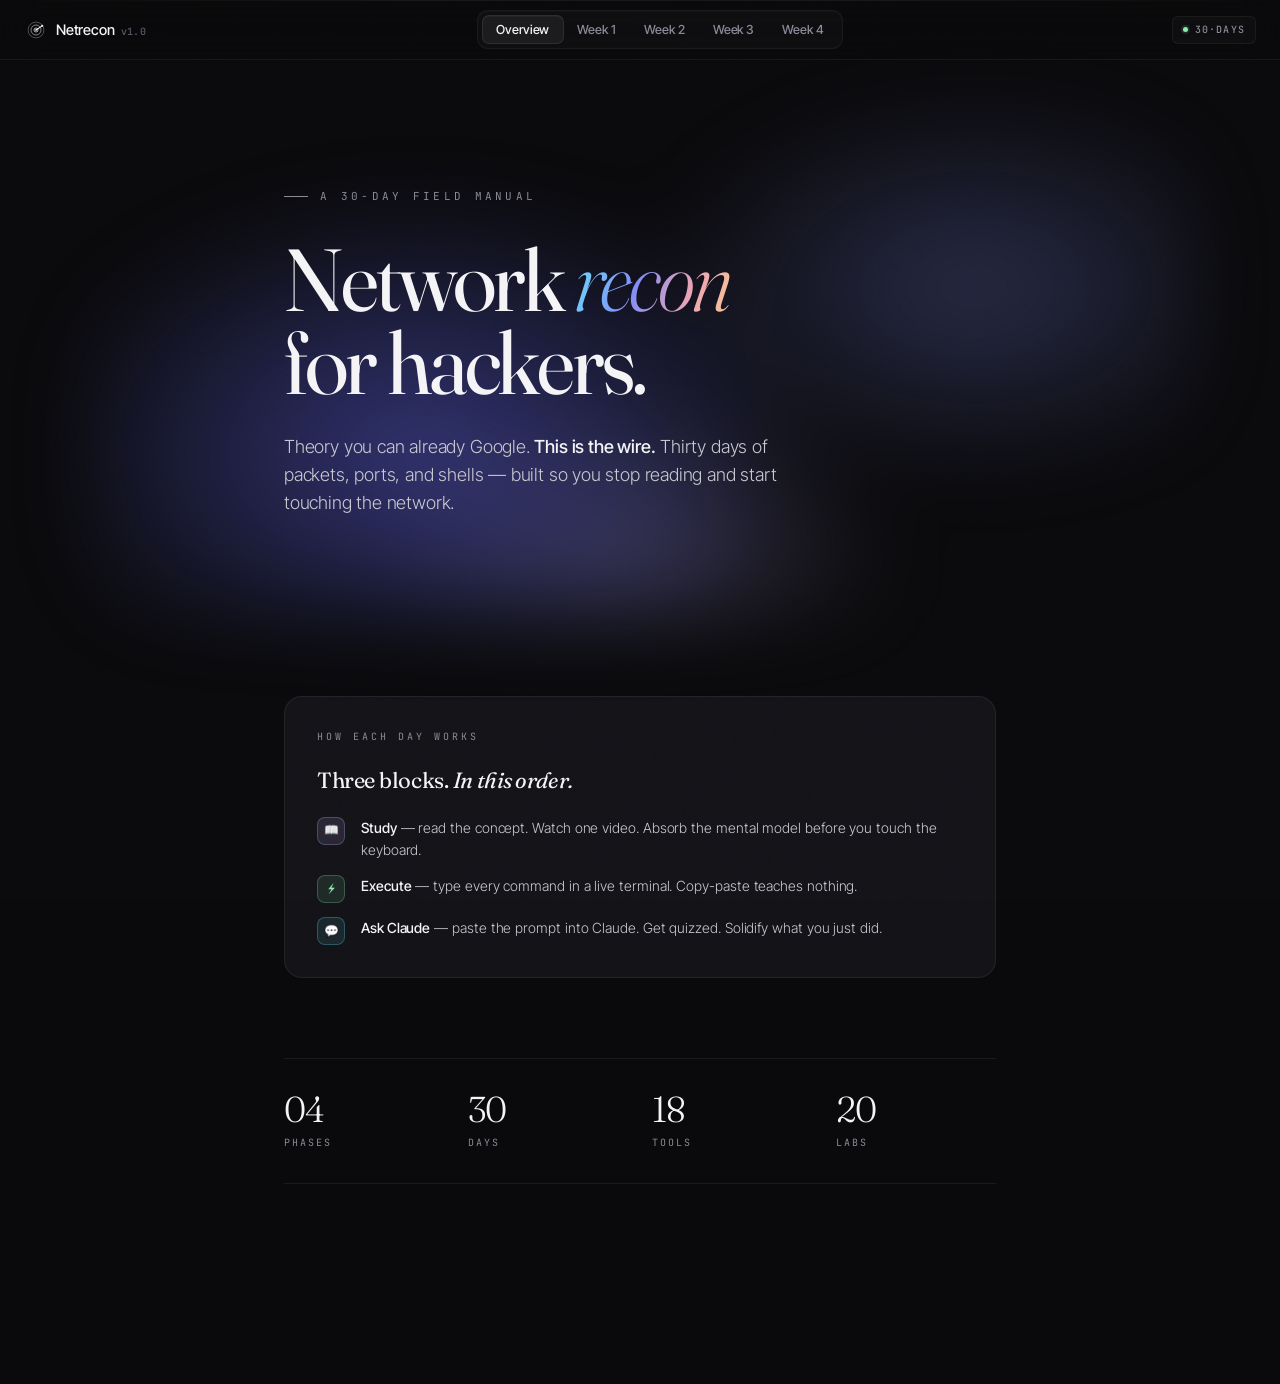
<file: network_recon.html>
<!DOCTYPE html>
<html lang="en">
<head>
<meta charset="UTF-8">
<meta name="viewport" content="width=device-width, initial-scale=1.0">
<title>Network Recon — A 30-Day Field Manual</title>
<meta name="description" content="Thirty days of packets, ports, and shells for network hackers. A premium offline-capable field manual.">
<meta name="theme-color" content="#0a0a0c">
<meta name="mobile-web-app-capable" content="yes">
<meta name="apple-mobile-web-app-capable" content="yes">
<meta name="apple-mobile-web-app-status-bar-style" content="black-translucent">
<meta name="apple-mobile-web-app-title" content="NetRecon">
<link rel="manifest" href="./manifest.json">
<link rel="icon" type="image/svg+xml" href="./favicon.svg">
<link rel="apple-touch-icon" href="./icon.svg">
<link rel="mask-icon" href="./favicon.svg" color="#e8e8ec">
<link rel="preconnect" href="https://fonts.googleapis.com">
<link rel="preconnect" href="https://fonts.gstatic.com" crossorigin>
<link href="https://fonts.googleapis.com/css2?family=Fraunces:opsz,wght@9..144,300;9..144,400;9..144,500;9..144,600;9..144,700&family=Inter+Tight:wght@300;400;500;600;700&family=JetBrains+Mono:wght@400;500;600&display=swap" rel="stylesheet">
<style>
  :root {
    --bg: #0a0a0c;
    --bg-soft: #0f0f12;
    --surface: #131318;
    --surface-2: #1a1a20;
    --line: rgba(255,255,255,0.07);
    --line-strong: rgba(255,255,255,0.12);
    --ink: #f4f4f6;
    --ink-soft: #c8c8d0;
    --ink-dim: #8a8a96;
    --ink-mute: #5a5a66;

    --indigo: #6366f1;
    --indigo-soft: #818cf8;
    --lavender: #c4b5fd;
    --aqua: #67e8f9;
    --gold: #f5d28a;
    --rose: #f0a5b1;
    --green: #86efac;

    --code-bg: #0c0c10;
    --study-bg: #0d0c14;
    --ask-bg: #0c0f10;
  }

  * { box-sizing: border-box; margin: 0; padding: 0; -webkit-font-smoothing: antialiased; }
  html, body {
    background: var(--bg);
    color: var(--ink);
    font-family: 'Inter Tight', sans-serif;
    font-size: 15px;
    line-height: 1.6;
    letter-spacing: -0.005em;
    overflow-x: hidden;
  }

  body::before {
    content: '';
    position: fixed; inset: 0;
    background-image: url("data:image/svg+xml,%3Csvg viewBox='0 0 200 200' xmlns='http://www.w3.org/2000/svg'%3E%3Cfilter id='n'%3E%3CfeTurbulence type='fractalNoise' baseFrequency='0.9' numOctaves='3' /%3E%3C/filter%3E%3Crect width='100%25' height='100%25' filter='url(%23n)' opacity='0.4'/%3E%3C/svg%3E");
    opacity: 0.12;
    pointer-events: none;
    z-index: 100;
    mix-blend-mode: overlay;
  }

  .wrap {
    max-width: 760px;
    margin: 0 auto;
    padding: 48px 24px 120px;
    position: relative;
  }

  .hero {
    position: relative;
    padding: 80px 0 100px;
    margin-bottom: 80px;
  }
  .hero-bg {
    position: absolute;
    inset: -40px -200px 0 -200px;
    background:
      radial-gradient(ellipse 60% 80% at 30% 70%, rgba(99,102,241,0.45), transparent 60%),
      radial-gradient(ellipse 50% 60% at 80% 40%, rgba(129,140,248,0.25), transparent 60%),
      radial-gradient(ellipse 40% 50% at 50% 90%, rgba(196,181,253,0.2), transparent 60%);
    filter: blur(40px);
    z-index: -1;
    pointer-events: none;
  }
  .eyebrow {
    font-family: 'JetBrains Mono', monospace;
    font-size: 11px;
    color: var(--ink-dim);
    letter-spacing: 0.3em;
    text-transform: uppercase;
    margin-bottom: 32px;
    display: flex;
    align-items: center;
    gap: 12px;
  }
  .eyebrow::before {
    content: '';
    width: 24px; height: 1px;
    background: var(--ink-dim);
  }
  .hero h1 {
    font-family: 'Fraunces', serif;
    font-weight: 400;
    font-size: clamp(48px, 9vw, 88px);
    line-height: 0.95;
    letter-spacing: -0.035em;
    margin-bottom: 28px;
  }
  .hero h1 em {
    font-style: italic;
    font-weight: 300;
    background: linear-gradient(110deg, var(--aqua), var(--indigo-soft) 40%, var(--rose) 70%, var(--gold));
    -webkit-background-clip: text;
    background-clip: text;
    color: transparent;
    white-space: nowrap;
    padding-right: 0.15em;
  }
  .hero p.lede {
    font-size: 18px;
    line-height: 1.55;
    color: var(--ink-soft);
    max-width: 520px;
    font-weight: 300;
    letter-spacing: -0.01em;
  }
  .hero p.lede strong { color: var(--ink); font-weight: 500; }

  /* HOW TO USE */
  .howto {
    margin: 48px 0 80px;
    padding: 32px;
    background: var(--surface);
    border: 1px solid var(--line);
    border-radius: 18px;
  }
  .howto-title {
    font-family: 'JetBrains Mono', monospace;
    font-size: 10px;
    color: var(--ink-dim);
    letter-spacing: 0.3em;
    text-transform: uppercase;
    margin-bottom: 18px;
  }
  .howto h4 {
    font-family: 'Fraunces', serif;
    font-weight: 400;
    font-size: 22px;
    letter-spacing: -0.02em;
    margin-bottom: 18px;
  }
  .howto-steps { display: grid; gap: 14px; }
  .howto-step {
    display: flex; gap: 16px; align-items: flex-start;
    font-size: 14px;
    color: var(--ink-soft);
    font-weight: 300;
  }
  .howto-step .icon {
    width: 28px; height: 28px;
    border-radius: 8px;
    display: flex; align-items: center; justify-content: center;
    font-family: 'JetBrains Mono', monospace;
    font-size: 12px;
    flex-shrink: 0;
  }
  .howto-step.s1 .icon { background: rgba(196,181,253,0.12); color: var(--lavender); border: 1px solid rgba(196,181,253,0.25); }
  .howto-step.s2 .icon { background: rgba(134,239,172,0.1); color: var(--green); border: 1px solid rgba(134,239,172,0.25); }
  .howto-step.s3 .icon { background: rgba(103,232,249,0.1); color: var(--aqua); border: 1px solid rgba(103,232,249,0.25); }
  .howto-step strong { color: var(--ink); font-weight: 500; }

  .meta {
    display: grid;
    grid-template-columns: repeat(4, 1fr);
    gap: 24px;
    padding: 32px 0;
    margin-bottom: 80px;
    border-top: 1px solid var(--line);
    border-bottom: 1px solid var(--line);
  }
  .meta-item .num {
    font-family: 'Fraunces', serif;
    font-size: 36px;
    font-weight: 300;
    line-height: 1;
    letter-spacing: -0.04em;
  }
  .meta-item .lbl {
    font-family: 'JetBrains Mono', monospace;
    font-size: 10px;
    color: var(--ink-dim);
    letter-spacing: 0.2em;
    text-transform: uppercase;
    margin-top: 8px;
  }
  @media (max-width: 600px) {
    .meta { grid-template-columns: repeat(2, 1fr); }
  }

  /* PHASE COVER */
  .phase-cover {
    position: relative;
    margin: 100px 0 60px;
    padding: 80px 36px;
    border-radius: 24px;
    overflow: hidden;
    isolation: isolate;
    min-height: 320px;
    display: flex;
    flex-direction: column;
    justify-content: flex-end;
  }
  .phase-cover::before {
    content: '';
    position: absolute; inset: 0; z-index: -2;
    background: var(--bg-soft);
  }
  .phase-cover::after {
    content: '';
    position: absolute; inset: 0; z-index: -1;
    opacity: 0.9;
    background-image: url("data:image/svg+xml,%3Csvg viewBox='0 0 200 200' xmlns='http://www.w3.org/2000/svg'%3E%3Cfilter id='n2'%3E%3CfeTurbulence type='fractalNoise' baseFrequency='0.85' numOctaves='2' /%3E%3C/filter%3E%3Crect width='100%25' height='100%25' filter='url(%23n2)' opacity='0.35'/%3E%3C/svg%3E");
    mix-blend-mode: overlay;
  }
  .phase-1 .phase-cover {
    background:
      radial-gradient(ellipse 70% 90% at 20% 80%, rgba(129,140,248,0.55), transparent 60%),
      radial-gradient(ellipse 50% 60% at 80% 40%, rgba(196,181,253,0.4), transparent 60%),
      linear-gradient(180deg, #0a0a14, #14142a);
  }
  .phase-2 .phase-cover {
    background:
      radial-gradient(ellipse 60% 80% at 70% 70%, rgba(103,232,249,0.4), transparent 55%),
      radial-gradient(ellipse 50% 60% at 20% 30%, rgba(134,239,172,0.3), transparent 60%),
      linear-gradient(180deg, #0a0e12, #0e1a1f);
  }
  .phase-3 .phase-cover {
    background:
      radial-gradient(ellipse 70% 90% at 80% 30%, rgba(245,210,138,0.45), transparent 55%),
      radial-gradient(ellipse 50% 60% at 30% 80%, rgba(240,165,177,0.35), transparent 60%),
      linear-gradient(180deg, #110a08, #1a120e);
  }
  .phase-4 .phase-cover {
    background:
      radial-gradient(ellipse 65% 85% at 50% 50%, rgba(99,102,241,0.5), transparent 55%),
      radial-gradient(ellipse 40% 55% at 85% 85%, rgba(103,232,249,0.3), transparent 60%),
      radial-gradient(ellipse 40% 55% at 15% 15%, rgba(245,210,138,0.25), transparent 60%),
      linear-gradient(180deg, #08080c, #0e0e1a);
  }
  .phase-marker {
    font-family: 'JetBrains Mono', monospace;
    font-size: 11px;
    letter-spacing: 0.3em;
    color: var(--ink-soft);
    text-transform: uppercase;
    margin-bottom: 16px;
    opacity: 0.85;
  }
  .phase-cover h2 {
    font-family: 'Fraunces', serif;
    font-weight: 300;
    font-size: clamp(40px, 7vw, 64px);
    line-height: 1;
    letter-spacing: -0.035em;
    margin-bottom: 20px;
  }
  .phase-cover h2 em { font-style: italic; }
  .phase-cover .days {
    font-family: 'JetBrains Mono', monospace;
    font-size: 12px;
    color: var(--ink-soft);
    letter-spacing: 0.15em;
  }
  .phase-cover .intent {
    margin-top: 24px;
    font-size: 16px;
    color: var(--ink-soft);
    max-width: 480px;
    font-weight: 300;
  }

  /* DAY */
  .day {
    margin: 48px 0;
    padding: 36px 0;
    border-top: 1px solid var(--line);
  }
  .day:first-of-type { border-top: none; padding-top: 12px; }
  .day-num {
    font-family: 'JetBrains Mono', monospace;
    font-size: 11px;
    color: var(--ink-dim);
    letter-spacing: 0.25em;
    margin-bottom: 14px;
  }
  .day h3 {
    font-family: 'Fraunces', serif;
    font-weight: 400;
    font-size: clamp(26px, 3.6vw, 34px);
    line-height: 1.1;
    letter-spacing: -0.025em;
    margin-bottom: 12px;
  }
  .day h3 em { font-style: italic; font-weight: 300; color: var(--ink-soft); }
  .day .day-lede {
    font-size: 15.5px;
    color: var(--ink-soft);
    font-weight: 300;
    margin-bottom: 24px;
    max-width: 600px;
  }
  .day p { margin: 12px 0; color: var(--ink-soft); font-weight: 300; }
  .day p strong { color: var(--ink); font-weight: 500; }

  /* SECTION DIVIDER (study / practical / ask claude headers) */
  .sect {
    display: flex; align-items: center; gap: 12px;
    margin: 28px 0 12px;
    font-family: 'JetBrains Mono', monospace;
    font-size: 10px;
    letter-spacing: 0.3em;
    text-transform: uppercase;
    color: var(--ink-dim);
  }
  .sect::before { content: ''; width: 16px; height: 1px; background: var(--ink-dim); }
  .sect.study::before { background: var(--lavender); }
  .sect.study { color: var(--lavender); }
  .sect.exec::before { background: var(--green); }
  .sect.exec { color: var(--green); }
  .sect.ask::before { background: var(--aqua); }
  .sect.ask { color: var(--aqua); }

  /* CODE BLOCK (Apple-style) */
  .code {
    margin: 12px 0 24px;
    background: var(--code-bg);
    border: 1px solid var(--line);
    border-radius: 14px;
    overflow: hidden;
    box-shadow:
      0 1px 0 rgba(255,255,255,0.04) inset,
      0 24px 48px -24px rgba(0,0,0,0.5);
  }
  .code-bar {
    display: flex;
    align-items: center;
    gap: 8px;
    padding: 12px 16px;
    border-bottom: 1px solid var(--line);
    background: linear-gradient(180deg, rgba(255,255,255,0.03), transparent);
  }
  .code-bar .dot {
    width: 10px; height: 10px; border-radius: 50%;
    background: rgba(255,255,255,0.12);
  }
  .code-bar .dot:nth-child(1) { background: #ff5f57; }
  .code-bar .dot:nth-child(2) { background: #febc2e; }
  .code-bar .dot:nth-child(3) { background: #28c840; }
  .code-bar .label {
    margin-left: 12px;
    font-family: 'JetBrains Mono', monospace;
    font-size: 11px;
    color: var(--ink-mute);
    letter-spacing: 0.05em;
  }
  .code pre {
    padding: 20px 20px 22px;
    font-family: 'JetBrains Mono', monospace;
    font-size: 13px;
    line-height: 1.65;
    color: var(--ink-soft);
    overflow-x: auto;
    white-space: pre;
  }
  .code pre::-webkit-scrollbar { height: 6px; }
  .code pre::-webkit-scrollbar-thumb { background: var(--line-strong); border-radius: 3px; }

  /* STUDY variant — lavender tint */
  .code.study {
    background: var(--study-bg);
    border-color: rgba(196,181,253,0.15);
    box-shadow:
      0 1px 0 rgba(196,181,253,0.05) inset,
      0 24px 48px -24px rgba(0,0,0,0.6);
  }
  .code.study .code-bar { border-bottom-color: rgba(196,181,253,0.12); }
  .code.study .code-bar .label { color: var(--lavender); opacity: 0.7; }

  /* ASK variant — aqua tint, compact */
  .code.ask {
    background: var(--ask-bg);
    border-color: rgba(103,232,249,0.15);
  }
  .code.ask .code-bar { border-bottom-color: rgba(103,232,249,0.12); }
  .code.ask .code-bar .label { color: var(--aqua); opacity: 0.7; }
  .code.ask pre { font-size: 12.5px; padding: 16px 20px 18px; }

  /* Syntax tokens */
  .cmd { color: var(--ink); font-weight: 500; }
  .cmd::before { content: '$ '; color: var(--ink-mute); font-weight: 400; }
  .com { color: var(--ink-mute); font-style: italic; }
  .com::before { content: '# '; }
  .hi { color: var(--gold); }
  .ok { color: var(--green); }
  .bad { color: #f87171; }
  .info { color: var(--aqua); }
  .mag { color: #d8b4fe; }
  .key { color: var(--lavender); }
  .heredoc { color: #f0a5b1; }
  .sect-title { color: var(--gold); font-weight: 600; }
  .check { color: var(--green); }
  .bullet { color: var(--lavender); }
  .url { color: var(--aqua); text-decoration: underline; text-decoration-color: rgba(103,232,249,0.3); text-underline-offset: 3px; }

  /* DIAGRAM */
  .diagram {
    margin: 24px 0;
    padding: 28px 24px;
    background: var(--surface);
    border: 1px solid var(--line);
    border-radius: 14px;
  }
  .diagram-label {
    font-family: 'JetBrains Mono', monospace;
    font-size: 10px;
    color: var(--ink-mute);
    letter-spacing: 0.2em;
    text-transform: uppercase;
    margin-bottom: 16px;
  }
  .diagram pre {
    font-family: 'JetBrains Mono', monospace;
    font-size: 12px;
    line-height: 1.55;
    color: var(--ink-soft);
    overflow-x: auto;
    white-space: pre;
  }

  /* CALLOUTS */
  .callout {
    margin: 24px 0;
    padding: 20px 24px;
    border-radius: 14px;
    background: var(--surface);
    border: 1px solid var(--line);
  }
  .callout-label {
    font-family: 'JetBrains Mono', monospace;
    font-size: 10px;
    letter-spacing: 0.25em;
    text-transform: uppercase;
    margin-bottom: 10px;
    display: inline-flex;
    align-items: center;
    gap: 8px;
  }
  .callout-label::before {
    content: '';
    width: 6px; height: 6px;
    border-radius: 50%;
  }
  .callout-body {
    font-size: 14.5px;
    color: var(--ink-soft);
    font-weight: 300;
    line-height: 1.6;
  }
  .callout-body strong { color: var(--ink); font-weight: 500; }

  .callout.lab { border-color: rgba(245,210,138,0.2); }
  .callout.lab .callout-label { color: var(--gold); }
  .callout.lab .callout-label::before { background: var(--gold); box-shadow: 0 0 12px var(--gold); }

  .callout.warn { border-color: rgba(248,113,113,0.2); }
  .callout.warn .callout-label { color: #f87171; }
  .callout.warn .callout-label::before { background: #f87171; box-shadow: 0 0 12px #f87171; }

  .callout.tip { border-color: rgba(103,232,249,0.2); }
  .callout.tip .callout-label { color: var(--aqua); }
  .callout.tip .callout-label::before { background: var(--aqua); box-shadow: 0 0 12px var(--aqua); }

  /* WORKFLOW */
  .flow {
    margin: 24px 0;
    padding: 24px;
    background: var(--surface);
    border: 1px solid var(--line);
    border-radius: 14px;
  }
  .flow-title {
    font-family: 'JetBrains Mono', monospace;
    font-size: 10px;
    color: var(--ink-mute);
    letter-spacing: 0.25em;
    text-transform: uppercase;
    margin-bottom: 18px;
  }
  .flow ol { list-style: none; counter-reset: step; }
  .flow ol li {
    counter-increment: step;
    position: relative;
    padding: 12px 0 12px 48px;
    border-top: 1px solid var(--line);
    font-size: 14.5px;
    color: var(--ink-soft);
    font-weight: 300;
  }
  .flow ol li:first-child { border-top: none; padding-top: 4px; }
  .flow ol li::before {
    content: counter(step, decimal-leading-zero);
    position: absolute;
    left: 0;
    top: 14px;
    font-family: 'JetBrains Mono', monospace;
    font-size: 11px;
    color: var(--ink-mute);
    letter-spacing: 0.1em;
  }
  .flow ol li:first-child::before { top: 6px; }
  .flow ol li strong { color: var(--ink); font-weight: 500; }
  .flow ol li code {
    font-family: 'JetBrains Mono', monospace;
    font-size: 12.5px;
    background: var(--code-bg);
    color: var(--gold);
    padding: 2px 8px;
    border-radius: 5px;
    border: 1px solid var(--line);
  }

  code.inline {
    font-family: 'JetBrains Mono', monospace;
    font-size: 13px;
    background: var(--code-bg);
    color: var(--gold);
    padding: 2px 8px;
    border-radius: 5px;
    border: 1px solid var(--line);
  }

  /* TABLE */
  .table-wrap {
    margin: 24px 0;
    border: 1px solid var(--line);
    border-radius: 14px;
    overflow: hidden;
  }
  table.refined {
    width: 100%;
    border-collapse: collapse;
    font-size: 13.5px;
  }
  table.refined th, table.refined td {
    padding: 12px 16px;
    text-align: left;
    border-bottom: 1px solid var(--line);
    font-weight: 300;
  }
  table.refined tr:last-child td { border-bottom: none; }
  table.refined th {
    font-family: 'JetBrains Mono', monospace;
    font-size: 10px;
    color: var(--ink-dim);
    letter-spacing: 0.2em;
    text-transform: uppercase;
    font-weight: 500;
    background: var(--surface);
  }
  table.refined td { color: var(--ink-soft); }
  table.refined td:first-child {
    font-family: 'JetBrains Mono', monospace;
    color: var(--gold);
    font-size: 12.5px;
  }
  table.refined td strong { color: var(--ink); font-weight: 500; }

  ul.next { list-style: none; margin: 16px 0; }
  ul.next li {
    padding: 14px 0;
    border-bottom: 1px solid var(--line);
    font-size: 15px;
    color: var(--ink-soft);
    font-weight: 300;
    display: flex;
    gap: 16px;
    align-items: baseline;
  }
  ul.next li::before {
    content: '→';
    color: var(--indigo-soft);
    font-family: 'JetBrains Mono', monospace;
  }
  ul.next li strong { color: var(--ink); font-weight: 500; }

  .end {
    margin-top: 120px;
    padding: 80px 0 40px;
    border-top: 1px solid var(--line);
    text-align: center;
  }
  .end-mark {
    font-family: 'Fraunces', serif;
    font-size: 48px;
    font-style: italic;
    font-weight: 300;
    background: linear-gradient(110deg, var(--aqua), var(--indigo-soft), var(--rose), var(--gold));
    -webkit-background-clip: text;
    background-clip: text;
    color: transparent;
    margin-bottom: 16px;
  }
  .end-text {
    font-family: 'JetBrains Mono', monospace;
    font-size: 11px;
    color: var(--ink-mute);
    letter-spacing: 0.25em;
    text-transform: uppercase;
  }

  .hero, .meta, .phase-cover, .day {
    animation: rise 0.7s cubic-bezier(0.16, 1, 0.3, 1) both;
  }
  .hero { animation-delay: 0.05s; }
  .meta { animation-delay: 0.15s; }
  @keyframes rise {
    from { opacity: 0; transform: translateY(20px); }
    to { opacity: 1; transform: translateY(0); }
  }

  /* ──────────────────────────────────────────────────────────
     GLOBAL NAV — refined: monochrome segmented control + craft details
     ────────────────────────────────────────────────────────── */
  :root {
    --nav-h: 60px;
    --nav-h-scrolled: 52px;
    --nav-bottom-h: 64px;
    --ease: cubic-bezier(0.4, 0, 0.2, 1);
    --ease-out: cubic-bezier(0.2, 0, 0, 1);
    --safe-top: env(safe-area-inset-top, 0px);
    --safe-bottom: env(safe-area-inset-bottom, 0px);
  }

  /* iOS PWA status-bar cap */
  .status-bar-cap {
    position: fixed;
    top: 0; left: 0; right: 0;
    height: var(--safe-top);
    background: rgba(10,10,12,0.96);
    z-index: 220;
    pointer-events: none;
  }

  .global-nav {
    position: sticky;
    top: var(--safe-top);
    z-index: 200;
    height: var(--nav-h);
    display: grid;
    grid-template-columns: auto 1fr auto;
    align-items: center;
    column-gap: 24px;
    padding: 0 24px;
    background: rgba(10,10,12,0.72);
    backdrop-filter: blur(22px) saturate(1.5);
    -webkit-backdrop-filter: blur(22px) saturate(1.5);
    border-bottom: 1px solid rgba(255,255,255,0.06);
    transition: height 220ms var(--ease), background 220ms var(--ease), border-color 220ms var(--ease);
    isolation: isolate;
  }
  .global-nav.scrolled {
    height: var(--nav-h-scrolled);
    background: rgba(10,10,12,0.9);
    border-bottom-color: rgba(255,255,255,0.09);
  }
  /* Subtle inner top highlight — glass depth cue */
  .global-nav::before {
    content: '';
    position: absolute;
    top: 0; left: 0; right: 0;
    height: 1px;
    background: linear-gradient(90deg, transparent, rgba(255,255,255,0.06) 30%, rgba(255,255,255,0.06) 70%, transparent);
    pointer-events: none;
  }

  /* Scroll-progress hairline */
  .nav-progress {
    position: absolute;
    left: 0; bottom: -1px;
    height: 1.5px;
    width: 0%;
    background: var(--ink);
    opacity: 0.7;
    transition: width 120ms linear;
    z-index: 2;
    will-change: width;
    pointer-events: none;
  }

  /* ── Brand: radar logomark + wordmark ── */
  .nav-brand {
    font-family: 'Inter Tight', sans-serif;
    font-weight: 500;
    font-size: 14.5px;
    color: var(--ink);
    letter-spacing: -0.012em;
    cursor: pointer;
    display: inline-flex;
    align-items: center;
    gap: 10px;
    background: none;
    border: none;
    padding: 4px 2px;
    transition: opacity 180ms var(--ease);
    -webkit-tap-highlight-color: transparent;
  }
  .nav-brand:hover { opacity: 0.78; }
  .nav-brand:focus-visible { outline: none; opacity: 0.78; }
  .nav-brand-text { display: inline-flex; align-items: baseline; gap: 6px; }
  .nav-brand-version {
    font-family: 'JetBrains Mono', monospace;
    font-size: 10px;
    font-weight: 500;
    color: var(--ink-mute);
    letter-spacing: 0.04em;
  }
  .nav-brand-mark {
    width: 20px;
    height: 20px;
    color: var(--ink);
    flex-shrink: 0;
  }
  .nav-brand-mark svg { display: block; width: 100%; height: 100%; }

  /* ── Tabs — segmented control with frosted sliding indicator ── */
  .nav-tabs {
    display: flex;
    align-items: center;
    justify-self: center;
    position: relative;
    padding: 4px;
    background: rgba(255,255,255,0.025);
    border: 1px solid rgba(255,255,255,0.05);
    border-radius: 11px;
    box-shadow: inset 0 1px 0 rgba(255,255,255,0.025);
  }
  .nav-indicator {
    position: absolute;
    top: 4px;
    left: 0;
    height: calc(100% - 8px);
    border-radius: 7px;
    background: rgba(255,255,255,0.06);
    border: 1px solid rgba(255,255,255,0.08);
    box-shadow: inset 0 1px 0 rgba(255,255,255,0.04);
    transition:
      transform 320ms var(--ease),
      width 320ms var(--ease),
      opacity 200ms var(--ease);
    pointer-events: none;
    opacity: 0;
    z-index: 0;
    will-change: transform, width;
  }
  .nav-tab {
    font-family: 'Inter Tight', sans-serif;
    font-size: 12.5px;
    font-weight: 500;
    letter-spacing: -0.005em;
    color: var(--ink-dim);
    background: transparent;
    border: none;
    padding: 7px 14px;
    border-radius: 7px;
    cursor: pointer;
    white-space: nowrap;
    position: relative;
    z-index: 1;
    -webkit-tap-highlight-color: transparent;
    transition: color 180ms var(--ease);
  }
  .nav-tab:hover { color: var(--ink-soft); }
  .nav-tab:focus-visible { outline: none; color: var(--ink); }
  .nav-tab.active { color: var(--ink); }

  /* ── Right cluster ── */
  .nav-status {
    display: flex;
    align-items: center;
    gap: 10px;
    justify-self: end;
  }

  /* Refined badge — "30·DAYS" technical context chip */
  .nav-badge {
    display: inline-flex;
    align-items: center;
    gap: 7px;
    height: 28px;
    padding: 0 10px;
    border-radius: 6px;
    background: rgba(255,255,255,0.025);
    border: 1px solid rgba(255,255,255,0.05);
    font-family: 'JetBrains Mono', monospace;
    font-size: 10px;
    font-weight: 500;
    letter-spacing: 0.12em;
    text-transform: uppercase;
    color: var(--ink-dim);
  }
  .nav-badge .badge-dot {
    width: 5px; height: 5px;
    border-radius: 50%;
    background: var(--green);
    box-shadow: 0 0 0 2px rgba(120,236,159,0.12);
    transition: background 180ms var(--ease), box-shadow 180ms var(--ease);
  }
  .nav-badge.is-offline .badge-dot {
    background: var(--rose);
    box-shadow: 0 0 0 2px rgba(238,160,172,0.12);
  }

  /* Vertical divider — only shows when install button is available */
  .nav-divider {
    display: none;
    width: 1px;
    height: 18px;
    background: rgba(255,255,255,0.08);
  }
  .nav-status:has(.nav-install.is-available) .nav-divider { display: block; }

  /* Ghost install button */
  .nav-install {
    height: 30px;
    padding: 0 12px;
    border-radius: 7px;
    font-family: 'Inter Tight', sans-serif;
    font-size: 12px;
    font-weight: 500;
    letter-spacing: -0.005em;
    color: var(--ink-soft);
    background: rgba(255,255,255,0.02);
    border: 1px solid rgba(255,255,255,0.08);
    cursor: pointer;
    display: none;
    align-items: center;
    gap: 7px;
    transition: color 180ms var(--ease), background 180ms var(--ease), border-color 180ms var(--ease);
    -webkit-tap-highlight-color: transparent;
  }
  .nav-install.is-available { display: inline-flex; }
  .nav-install:hover {
    color: var(--ink);
    background: rgba(255,255,255,0.05);
    border-color: rgba(255,255,255,0.16);
  }
  .nav-install:focus-visible { outline: none; color: var(--ink); border-color: rgba(255,255,255,0.22); }
  .nav-install svg {
    width: 12px; height: 12px;
    stroke: currentColor;
    stroke-width: 1.75;
    fill: none;
  }

  /* ──────────── MOBILE BOTTOM TAB BAR ──────────── */
  .bottom-nav {
    position: fixed;
    left: 0; right: 0;
    bottom: 0;
    height: calc(var(--nav-bottom-h) + var(--safe-bottom));
    padding-bottom: var(--safe-bottom);
    z-index: 205;
    display: none;
    grid-template-columns: repeat(5, 1fr);
    align-items: stretch;
    background: rgba(10,10,12,0.92);
    backdrop-filter: blur(22px) saturate(1.5);
    -webkit-backdrop-filter: blur(22px) saturate(1.5);
    border-top: 1px solid rgba(255,255,255,0.06);
    transition: transform 260ms var(--ease), opacity 220ms var(--ease);
    transform: translateY(0);
    opacity: 1;
  }
  .bottom-nav::before {
    content: '';
    position: absolute;
    top: 0; left: 0; right: 0;
    height: 1px;
    background: linear-gradient(90deg, transparent, rgba(255,255,255,0.08) 30%, rgba(255,255,255,0.08) 70%, transparent);
    pointer-events: none;
  }
  .bottom-nav.is-hidden {
    transform: translateY(100%);
    opacity: 0;
    pointer-events: none;
  }
  .bottom-nav-indicator {
    position: absolute;
    top: 0; left: 0;
    width: 0; height: 1.5px;
    background: var(--ink);
    border-radius: 1px;
    transition:
      transform 320ms var(--ease),
      width 320ms var(--ease),
      opacity 200ms var(--ease);
    pointer-events: none;
    opacity: 0;
    will-change: transform, width;
  }
  .bottom-tab {
    position: relative;
    background: none;
    border: none;
    color: var(--ink-mute);
    font-family: 'Inter Tight', sans-serif;
    font-size: 10.5px;
    font-weight: 500;
    letter-spacing: 0;
    display: flex;
    flex-direction: column;
    align-items: center;
    justify-content: center;
    gap: 4px;
    padding: 6px 4px;
    cursor: pointer;
    -webkit-tap-highlight-color: transparent;
    transition: color 180ms var(--ease);
  }
  .bottom-tab svg {
    width: 20px; height: 20px;
    stroke: currentColor;
    stroke-width: 1.5;
    fill: none;
    transition: stroke-width 180ms var(--ease);
  }
  .bottom-tab.active { color: var(--ink); }
  .bottom-tab.active svg { stroke-width: 1.8; }

  /* ── Responsive ── */
  @media (max-width: 960px) {
    .global-nav { column-gap: 16px; padding: 0 20px; }
    .nav-tab { padding: 7px 11px; font-size: 12px; }
    .nav-badge .badge-label { display: none; }
    .nav-badge { padding: 0 8px; }
  }
  @media (max-width: 760px) {
    .global-nav { padding: 0 16px; column-gap: 12px; height: 56px; }
    .global-nav.scrolled { height: 50px; }
    .nav-tabs { display: none; }
    .nav-badge { display: none; }
    .nav-divider { display: none; }
    .bottom-nav { display: grid; }
    .wrap { padding-bottom: calc(var(--nav-bottom-h) + 40px + var(--safe-bottom)); }
  }
  @media (max-width: 380px) {
    .nav-install { display: none !important; }
    .bottom-tab { font-size: 10px; }
    .bottom-tab svg { width: 19px; height: 19px; }
  }

  /* ── Section transitions — clean opacity-only fade ── */
  .section-content {
    display: none;
    opacity: 0;
    transition: opacity 220ms var(--ease);
    will-change: opacity;
  }
  .section-content.active {
    display: block;
    opacity: 1;
  }

  @media (prefers-reduced-motion: reduce) {
    .global-nav, .nav-tab, .nav-indicator, .bottom-tab, .bottom-tab svg,
    .bottom-nav, .bottom-nav-indicator, .nav-progress, .section-content,
    .nav-badge, .nav-install {
      transition: none !important;
      animation: none !important;
    }
  }
</style>
</head>
<body>

<!-- iOS PWA safe-area cap -->
<div class="status-bar-cap" aria-hidden="true"></div>

<!-- GLOBAL NAVIGATION BAR -->
<nav class="global-nav" id="global-nav" aria-label="Primary">
  <button class="nav-brand" id="nav-brand" type="button" aria-label="Go to overview">
    <span class="nav-brand-mark" aria-hidden="true">
      <svg viewBox="0 0 24 24" fill="none" stroke="currentColor">
        <circle cx="12" cy="12" r="9.5" stroke-width="1" opacity="0.35"/>
        <circle cx="12" cy="12" r="6" stroke-width="1" opacity="0.6"/>
        <circle cx="12" cy="12" r="2.4" stroke-width="1" opacity="0.85"/>
        <circle cx="12" cy="12" r="1" fill="currentColor" stroke="none"/>
        <path d="M12 12 L19.5 7" stroke-width="1.25" stroke-linecap="round"/>
        <circle cx="19.5" cy="7" r="1.2" fill="currentColor" stroke="none"/>
      </svg>
    </span>
    <span class="nav-brand-text">
      <span>Netrecon</span>
      <span class="nav-brand-version">v1.0</span>
    </span>
  </button>

  <div class="nav-tabs" id="nav-tabs-container" role="tablist" aria-label="Sections">
    <div class="nav-indicator" id="nav-indicator" aria-hidden="true"></div>
    <button class="nav-tab active" type="button" role="tab" aria-selected="true" data-section="overview">Overview</button>
    <button class="nav-tab" type="button" role="tab" aria-selected="false" data-section="phase-1">Week 1</button>
    <button class="nav-tab" type="button" role="tab" aria-selected="false" data-section="phase-2">Week 2</button>
    <button class="nav-tab" type="button" role="tab" aria-selected="false" data-section="phase-3">Week 3</button>
    <button class="nav-tab" type="button" role="tab" aria-selected="false" data-section="phase-4">Week 4</button>
  </div>

  <div class="nav-status">
    <div class="nav-badge" id="nav-online" title="30-day field manual · online">
      <span class="badge-dot" aria-hidden="true"></span>
      <span class="badge-label">30·Days</span>
    </div>
    <span class="nav-divider" aria-hidden="true"></span>
    <button class="nav-install" id="nav-install" type="button" aria-label="Install app">
      <svg viewBox="0 0 24 24" aria-hidden="true">
        <path d="M12 4v11M7.5 10.5L12 15l4.5-4.5M5 19h14" stroke-linecap="round" stroke-linejoin="round"/>
      </svg>
      Install
    </button>
  </div>

  <div class="nav-progress" id="nav-progress" aria-hidden="true"></div>
</nav>

<!-- MOBILE BOTTOM TAB BAR (PWA-native) -->
<nav class="bottom-nav" id="bottom-nav" aria-label="Primary mobile">
  <div class="bottom-nav-indicator" id="bottom-nav-indicator" aria-hidden="true"></div>
  <button class="bottom-tab active" type="button" role="tab" aria-selected="true" data-section="overview">
    <svg viewBox="0 0 24 24" aria-hidden="true"><circle cx="12" cy="12" r="9"/><path d="M12 3v18M3 12h18"/><circle cx="12" cy="12" r="2.4" fill="currentColor" stroke="none"/></svg>
    <span class="bt-label">Overview</span>
  </button>
  <button class="bottom-tab" type="button" role="tab" aria-selected="false" data-section="phase-1">
    <svg viewBox="0 0 24 24" aria-hidden="true"><path d="M3 14a14 14 0 0 1 18 0"/><path d="M6.5 17.5a9 9 0 0 1 11 0"/><circle cx="12" cy="20" r="1.5" fill="currentColor" stroke="none"/></svg>
    <span class="bt-label">Week 1</span>
  </button>
  <button class="bottom-tab" type="button" role="tab" aria-selected="false" data-section="phase-2">
    <svg viewBox="0 0 24 24" aria-hidden="true"><rect x="4" y="4" width="16" height="6" rx="1.5"/><rect x="4" y="14" width="16" height="6" rx="1.5"/><circle cx="8" cy="7" r="0.9" fill="currentColor" stroke="none"/><circle cx="8" cy="17" r="0.9" fill="currentColor" stroke="none"/></svg>
    <span class="bt-label">Week 2</span>
  </button>
  <button class="bottom-tab" type="button" role="tab" aria-selected="false" data-section="phase-3">
    <svg viewBox="0 0 24 24" aria-hidden="true"><rect x="3" y="4" width="18" height="16" rx="2"/><path d="M7 9l3 3-3 3M12 16h5"/></svg>
    <span class="bt-label">Week 3</span>
  </button>
  <button class="bottom-tab" type="button" role="tab" aria-selected="false" data-section="phase-4">
    <svg viewBox="0 0 24 24" aria-hidden="true"><circle cx="12" cy="12" r="9"/><circle cx="12" cy="12" r="5"/><circle cx="12" cy="12" r="1.6" fill="currentColor" stroke="none"/><path d="M12 1v3M12 20v3M1 12h3M20 12h3"/></svg>
    <span class="bt-label">Week 4</span>
  </button>
</nav>

<div class="wrap">

  <!-- OVERVIEW SECTION -->
  <div class="section-content active" id="section-overview">
    <section class="hero">
      <div class="hero-bg"></div>
      <div class="eyebrow">A 30-Day Field Manual</div>
      <h1>Network <em>recon</em><br>for hackers.</h1>
      <p class="lede">
        Theory you can already Google. <strong>This is the wire.</strong> Thirty days of packets, ports, and shells — built so you stop reading and start touching the network.
      </p>
    </section>

    <div class="howto">
      <div class="howto-title">How each day works</div>
      <h4>Three blocks. <em style="font-style:italic">In this order.</em></h4>
      <div class="howto-steps">
        <div class="howto-step s1">
          <div class="icon">📖</div>
          <div><strong>Study</strong> — read the concept. Watch one video. Absorb the mental model before you touch the keyboard.</div>
        </div>
        <div class="howto-step s2">
          <div class="icon">⚡</div>
          <div><strong>Execute</strong> — type every command in a live terminal. Copy-paste teaches nothing.</div>
        </div>
        <div class="howto-step s3">
          <div class="icon">💬</div>
          <div><strong>Ask Claude</strong> — paste the prompt into Claude. Get quizzed. Solidify what you just did.</div>
        </div>
      </div>
    </div>

    <div class="meta">
      <div class="meta-item"><div class="num">04</div><div class="lbl">Phases</div></div>
      <div class="meta-item"><div class="num">30</div><div class="lbl">Days</div></div>
      <div class="meta-item"><div class="num">18</div><div class="lbl">Tools</div></div>
      <div class="meta-item"><div class="num">20</div><div class="lbl">Labs</div></div>
    </div>
  </div>

  <!-- ============== PHASE 1 ============== -->
  <div class="section-content" id="section-phase-1">
  <div class="phase-1">
    <div class="phase-cover">
      <div class="phase-marker">Phase One</div>
      <h2>See the <em>wire.</em></h2>
      <div class="days">Days 01 — 07</div>
      <p class="intent">Stop trusting diagrams. Watch real packets cross your machine. Understand what your laptop does the instant you type a URL.</p>
    </div>

    <!-- DAY 01 -->
    <div class="day">
      <div class="day-num">Day 01</div>
      <h3>Lab setup &amp; first capture</h3>
      <p class="day-lede">Install Kali in a VM with bridged networking. Verify connectivity. Read your interface like it's telling you a story.</p>

      <div class="sect study">study brief</div>
      <div class="code study">
        <div class="code-bar"><span class="dot"></span><span class="dot"></span><span class="dot"></span><span class="label">day-01-study.sh</span></div>
<pre><span class="cmd">cat <span class="heredoc">&lt;&lt; 'BRIEF'</span> &gt; day-01.md</span>
<span class="sect-title">CORE CONCEPTS</span>
  <span class="bullet">•</span> What a VM is and why pentesters use isolated labs
  <span class="bullet">•</span> Bridged vs NAT vs Host-Only networking (huge difference!)
  <span class="bullet">•</span> The OSI &amp; TCP/IP layer models (review, you've seen this)
  <span class="bullet">•</span> IP / MAC / Gateway / DNS — what each one DOES

<span class="sect-title">RESOURCES   (≈ 50 min)</span>
  <span class="bullet">•</span> NetworkChuck — "How to Install Kali Linux" (YouTube, 12m)
  <span class="bullet">•</span> PowerCert Animated Videos — "The OSI Model Explained" (8m)
  <span class="bullet">•</span> Practical Networking — "Networking Fundamentals" playlist, ep 1-3
  <span class="bullet">•</span> Read: <span class="url">https://www.kali.org/docs/installation/</span>

<span class="sect-title">VOCAB</span>
  hypervisor   bridged   NAT   loopback   eth0   gateway   resolver

<span class="sect-title">SELF-CHECK</span>
  <span class="check">□</span> I can explain why bridged networking matters for sniffing
  <span class="check">□</span> I know what /etc/resolv.conf does
  <span class="check">□</span> I can identify my IP, MAC, and gateway without help
<span class="heredoc">BRIEF</span></pre>
      </div>

      <div class="sect exec">practical reference</div>
      <div class="code">
        <div class="code-bar"><span class="dot"></span><span class="dot"></span><span class="dot"></span><span class="label">kali ~ zsh</span></div>
<pre><span class="cmd">ip a</span>
<span class="com">show all interfaces, MAC, IPv4/v6</span>
2: eth0: &lt;BROADCAST,MULTICAST,UP,LOWER_UP&gt;
    link/ether <span class="hi">08:00:27:a1:b2:c3</span>
    inet <span class="ok">192.168.1.42</span>/24 brd 192.168.1.255

<span class="cmd">ip route</span>
default via <span class="hi">192.168.1.1</span> dev eth0   <span class="com">← gateway</span>

<span class="cmd">ping -c 2 google.com</span>
64 bytes from 142.250.183.110: time=12.3 ms</pre>
      </div>

      <div class="sect ask">ask claude when ready</div>
      <div class="code ask">
        <div class="code-bar"><span class="dot"></span><span class="dot"></span><span class="dot"></span><span class="label">paste this to me</span></div>
<pre><span class="cmd">claude <span class="key">--day=01</span></span>
"<span class="info">Walk me through installing Kali in VirtualBox with bridged
networking step by step. Then quiz me on what my </span><span class="hi">ip a</span><span class="info">,
</span><span class="hi">ip route</span><span class="info"> and </span><span class="hi">/etc/resolv.conf</span><span class="info"> output mean
on my actual setup.</span>"</pre>
      </div>
    </div>

    <!-- DAY 02 -->
    <div class="day">
      <div class="day-num">Day 02</div>
      <h3>The <em>handshake,</em> seen.</h3>
      <p class="day-lede">Open Wireshark, capture <code class="inline">curl http://example.com</code>, identify every packet of the TCP three-way handshake.</p>

      <div class="sect study">study brief</div>
      <div class="code study">
        <div class="code-bar"><span class="dot"></span><span class="dot"></span><span class="dot"></span><span class="label">day-02-study.sh</span></div>
<pre><span class="cmd">cat <span class="heredoc">&lt;&lt; 'BRIEF'</span> &gt; day-02.md</span>
<span class="sect-title">CORE CONCEPTS</span>
  <span class="bullet">•</span> TCP vs UDP — why TCP needs a handshake, UDP doesn't
  <span class="bullet">•</span> Sequence numbers + ACK numbers, and why they exist
  <span class="bullet">•</span> What "stateful" means at the transport layer
  <span class="bullet">•</span> TCP flags: SYN, ACK, FIN, RST, PSH, URG
  <span class="bullet">•</span> Wireshark interface basics — capture, filter, follow stream

<span class="sect-title">RESOURCES   (≈ 60 min)</span>
  <span class="bullet">•</span> Computerphile — "TCP Meets UDP" (YouTube, 8m)
  <span class="bullet">•</span> David Bombal — "Wireshark Tutorial for Beginners" (25m)
  <span class="bullet">•</span> Practical Networking — "TCP Three-Way Handshake" (10m)
  <span class="bullet">•</span> Julia Evans zine: "How TCP works" — wizardzines.com

<span class="sect-title">VOCAB</span>
  SYN   ACK   FIN   RST   seq=   ack=   MSS   window
  display filter   capture filter   Follow TCP Stream

<span class="sect-title">SELF-CHECK</span>
  <span class="check">□</span> I can draw the 3-way handshake on paper from memory
  <span class="check">□</span> I know what each TCP flag does
  <span class="check">□</span> I know why the handshake is needed at all
<span class="heredoc">BRIEF</span></pre>
      </div>

      <div class="sect exec">practical reference</div>
      <div class="flow">
        <div class="flow-title">Capture procedure</div>
        <ol>
          <li>Open Wireshark, select <code>eth0</code>, start capture.</li>
          <li>In another terminal: <code>curl http://example.com</code>.</li>
          <li>Stop capture. Filter: <code>ip.addr == 93.184.215.14 &amp;&amp; tcp</code>.</li>
          <li>Find <strong>SYN → SYN/ACK → ACK</strong> in the packet list.</li>
          <li>Right-click → <strong>Follow → TCP Stream</strong>. Read the plaintext HTTP.</li>
        </ol>
      </div>
      <div class="diagram">
        <div class="diagram-label">TCP three-way handshake</div>
<pre>  CLIENT                                  SERVER
   192.168.1.42                       93.184.215.14
        |                                    |
        | ─── SYN  seq=0  ─────────────────▶ |   "let's talk"
        |                                    |
        | ◀── SYN/ACK  seq=0 ack=1  ──────── |   "ok, you talk"
        |                                    |
        | ─── ACK  seq=1 ack=1  ───────────▶ |   "here's data"
        |                                    |
        | ─── HTTP GET / ──────────────────▶ |
        | ◀── HTTP 200 OK ────────────────── |</pre>
      </div>

      <div class="sect ask">ask claude when ready</div>
      <div class="code ask">
        <div class="code-bar"><span class="dot"></span><span class="dot"></span><span class="dot"></span><span class="label">paste this to me</span></div>
<pre><span class="cmd">claude <span class="key">--day=02</span></span>
"<span class="info">I just ran my first Wireshark capture against
</span><span class="hi">http://example.com</span><span class="info">. Help me decode my actual packet list.
I'll paste the SYN/SYN-ACK/ACK rows — explain each field
(seq, ack, win, flags) and quiz me on what comes next.</span>"</pre>
      </div>
    </div>

    <!-- DAY 03 -->
    <div class="day">
      <div class="day-num">Day 03</div>
      <h3>Subnetting by <em>feel.</em></h3>
      <p class="day-lede">Stop calculating. Recognize CIDR ranges on sight — it's pattern memory, not math.</p>

      <div class="sect study">study brief</div>
      <div class="code study">
        <div class="code-bar"><span class="dot"></span><span class="dot"></span><span class="dot"></span><span class="label">day-03-study.sh</span></div>
<pre><span class="cmd">cat <span class="heredoc">&lt;&lt; 'BRIEF'</span> &gt; day-03.md</span>
<span class="sect-title">CORE CONCEPTS</span>
  <span class="bullet">•</span> Binary representation of IPv4 addresses
  <span class="bullet">•</span> Subnet masks &amp; CIDR notation (/24, /16, etc.)
  <span class="bullet">•</span> Network address, broadcast address, usable range
  <span class="bullet">•</span> RFC1918 private ranges (10/8, 172.16/12, 192.168/16)
  <span class="bullet">•</span> Why pentesters care: scope definitions live in CIDR

<span class="sect-title">RESOURCES   (≈ 45 min)</span>
  <span class="bullet">•</span> NetworkChuck — "Subnetting Mastery" Pt 1 (YouTube, 30m)
  <span class="bullet">•</span> Professor Messer — "IPv4 Subnetting" (Network+ N10-008)
  <span class="bullet">•</span> Practice: <span class="url">https://subnettingpractice.com</span>

<span class="sect-title">VOCAB</span>
  CIDR   prefix length   subnet mask   broadcast
  RFC1918   private vs public   classless routing

<span class="sect-title">SELF-CHECK</span>
  <span class="check">□</span> I can say "/24 = 254 hosts" without thinking
  <span class="check">□</span> I know all three RFC1918 ranges by heart
  <span class="check">□</span> I can identify network &amp; broadcast for any /XX
<span class="heredoc">BRIEF</span></pre>
      </div>

      <div class="sect exec">practical reference</div>
      <div class="table-wrap">
        <table class="refined">
          <tr><th>CIDR</th><th>Hosts</th><th>Real-world meaning</th></tr>
          <tr><td>/32</td><td>1</td><td>A single host. Firewall rule for one IP.</td></tr>
          <tr><td>/30</td><td>2</td><td>Point-to-point router link.</td></tr>
          <tr><td>/24</td><td>254</td><td><strong>Memorize this one.</strong> Home / office LAN.</td></tr>
          <tr><td>/16</td><td>65,534</td><td>Big corp segment. <code class="inline">10.0.0.0/16</code>.</td></tr>
          <tr><td>/8</td><td>16M</td><td>Entire RFC1918 block. <code class="inline">10.0.0.0/8</code>.</td></tr>
        </table>
      </div>
      <div class="code">
        <div class="code-bar"><span class="dot"></span><span class="dot"></span><span class="dot"></span><span class="label">sipcalc — practice</span></div>
<pre><span class="cmd">sudo apt install sipcalc -y</span>
<span class="cmd">sipcalc 192.168.1.0/26</span>
Network address      - 192.168.1.0
Broadcast address    - 192.168.1.63
Usable range         - <span class="ok">192.168.1.1 — 192.168.1.62</span>
Addresses in network - 64</pre>
      </div>

      <div class="sect ask">ask claude when ready</div>
      <div class="code ask">
        <div class="code-bar"><span class="dot"></span><span class="dot"></span><span class="dot"></span><span class="label">paste this to me</span></div>
<pre><span class="cmd">claude <span class="key">--day=03</span></span>
"<span class="info">Drill me on subnetting. Give me 10 random CIDR ranges
(mix of /24, /25, /26, /27, /28) and I'll tell you:
network address, broadcast, usable range, host count.
No calculator. Don't tell me answers till I commit.</span>"</pre>
      </div>
    </div>

    <!-- DAY 04 -->
    <div class="day">
      <div class="day-num">Day 04</div>
      <h3>ARP — the layer-2 <em>truth.</em></h3>
      <p class="day-lede">Before any packet leaves your machine, ARP asks: "who has this IP?" — and trusts whoever answers first.</p>

      <div class="sect study">study brief</div>
      <div class="code study">
        <div class="code-bar"><span class="dot"></span><span class="dot"></span><span class="dot"></span><span class="label">day-04-study.sh</span></div>
<pre><span class="cmd">cat <span class="heredoc">&lt;&lt; 'BRIEF'</span> &gt; day-04.md</span>
<span class="sect-title">CORE CONCEPTS</span>
  <span class="bullet">•</span> Layer 2 vs Layer 3 — MAC addresses vs IP addresses
  <span class="bullet">•</span> Why ARP exists: bridging IP (L3) to MAC (L2)
  <span class="bullet">•</span> ARP request (broadcast) vs ARP reply (unicast)
  <span class="bullet">•</span> The ARP cache — and why it's a HUGE security weakness
  <span class="bullet">•</span> Gratuitous ARP &amp; ARP poisoning preview

<span class="sect-title">RESOURCES   (≈ 40 min)</span>
  <span class="bullet">•</span> Practical Networking — "ARP Explained" (YouTube, 8m)
  <span class="bullet">•</span> Hak5 — "ARP Spoofing Explained" (10m, watch concept only)
  <span class="bullet">•</span> Read: <span class="url">https://wiki.wireshark.org/AddressResolutionProtocol</span>

<span class="sect-title">VOCAB</span>
  MAC address   broadcast (ff:ff:ff:ff:ff:ff)   ARP cache
  gratuitous ARP   ARP poisoning   ip neigh

<span class="sect-title">SELF-CHECK</span>
  <span class="check">□</span> I know why my laptop can't send a packet without ARP first
  <span class="check">□</span> I can explain why ARP has no authentication
  <span class="check">□</span> I can predict what's in my ARP cache before checking
<span class="heredoc">BRIEF</span></pre>
      </div>

      <div class="sect exec">practical reference</div>
      <div class="code">
        <div class="code-bar"><span class="dot"></span><span class="dot"></span><span class="dot"></span><span class="label">arp in motion</span></div>
<pre><span class="cmd">ip neigh flush all</span>
<span class="com">clear ARP cache</span>

<span class="cmd">sudo tcpdump -i eth0 arp -nn &amp;</span>
<span class="cmd">ping -c 1 192.168.1.1</span>

ARP, Request who-has <span class="hi">192.168.1.1</span> tell 192.168.1.42
ARP, Reply <span class="hi">192.168.1.1</span> is-at <span class="ok">d4:6e:0e:aa:bb:cc</span></pre>
      </div>
      <div class="callout warn">
        <div class="callout-label">Why this matters</div>
        <div class="callout-body">ARP has zero authentication. Anyone on your LAN can claim <strong>they're</strong> the gateway. That's how every MITM attack starts. We weaponize this on Day 16.</div>
      </div>

      <div class="sect ask">ask claude when ready</div>
      <div class="code ask">
        <div class="code-bar"><span class="dot"></span><span class="dot"></span><span class="dot"></span><span class="label">paste this to me</span></div>
<pre><span class="cmd">claude <span class="key">--day=04</span></span>
"<span class="info">Walk me through flushing my ARP cache, sniffing ARP
with tcpdump, then watching it repopulate. Quiz me on
my own output — who's in my cache and why?</span>"</pre>
      </div>
    </div>

    <!-- DAY 05 -->
    <div class="day">
      <div class="day-num">Day 05</div>
      <h3>DNS — every hack starts <em>here.</em></h3>
      <p class="day-lede">Master <code class="inline">dig</code>. Know your record types. The right query against the right nameserver wins a whole engagement.</p>

      <div class="sect study">study brief</div>
      <div class="code study">
        <div class="code-bar"><span class="dot"></span><span class="dot"></span><span class="dot"></span><span class="label">day-05-study.sh</span></div>
<pre><span class="cmd">cat <span class="heredoc">&lt;&lt; 'BRIEF'</span> &gt; day-05.md</span>
<span class="sect-title">CORE CONCEPTS</span>
  <span class="bullet">•</span> The DNS hierarchy — root → TLD → authoritative
  <span class="bullet">•</span> Recursive vs iterative queries
  <span class="bullet">•</span> Record types: A, AAAA, MX, TXT, NS, CNAME, SOA, PTR
  <span class="bullet">•</span> Zone transfers (AXFR) — and why they're dangerous
  <span class="bullet">•</span> DNS for recon: subdomain enumeration

<span class="sect-title">RESOURCES   (≈ 55 min)</span>
  <span class="bullet">•</span> Julia Evans — "How DNS Works" zine (free, wizardzines.com)
  <span class="bullet">•</span> Computerphile — "DNS Explained" (YouTube, 11m)
  <span class="bullet">•</span> NahamSec — "Subdomain Enumeration" (12m, pentester view)
  <span class="bullet">•</span> Cloudflare Learning: "What is DNS?" article

<span class="sect-title">VOCAB</span>
  recursive resolver   authoritative server   TTL   AXFR
  A   AAAA   MX   TXT   NS   CNAME   SOA   PTR

<span class="sect-title">SELF-CHECK</span>
  <span class="check">□</span> I can name 7 DNS record types &amp; what each is for
  <span class="check">□</span> I know the difference between 8.8.8.8 &amp; an authoritative NS
  <span class="check">□</span> I can explain why TXT records often leak company info
<span class="heredoc">BRIEF</span></pre>
      </div>

      <div class="sect exec">practical reference</div>
      <div class="code">
        <div class="code-bar"><span class="dot"></span><span class="dot"></span><span class="dot"></span><span class="label">dig — the only DNS tool you need</span></div>
<pre><span class="cmd">dig +short google.com</span>
<span class="ok">142.250.183.110</span>

<span class="cmd">dig google.com MX +short</span>
10 smtp.google.com.        <span class="com">← mail servers</span>

<span class="cmd">dig google.com TXT +short</span>
"v=spf1 include:_spf.google.com ~all"

<span class="cmd">dig @8.8.8.8 svpfarms.in ANY</span>
<span class="com">query a specific resolver</span></pre>
      </div>
      <div class="callout lab">
        <div class="callout-label">Mini-lab — Recon a real domain</div>
        <div class="callout-body">Pick any company. Run <code class="inline">dig</code> for A / MX / TXT / NS. Then <code class="inline">subfinder -d target.com</code>. Watch dozens of subdomains pour out. <strong>Every external pentest starts here.</strong></div>
      </div>

      <div class="sect ask">ask claude when ready</div>
      <div class="code ask">
        <div class="code-bar"><span class="dot"></span><span class="dot"></span><span class="dot"></span><span class="label">paste this to me</span></div>
<pre><span class="cmd">claude <span class="key">--day=05</span></span>
"<span class="info">Pick a real Indian company domain (not too big).
Walk me through full DNS recon: A, MX, TXT, NS records,
then subfinder + httpx. Explain what each finding
means for an attacker and where to look next.</span>"</pre>
      </div>
    </div>

    <!-- DAY 06 -->
    <div class="day">
      <div class="day-num">Day 06</div>
      <h3>Ports a pentester actually <em>cares</em> about.</h3>
      <p class="day-lede">Skip the textbook list of 65,535. These fifteen carry 90% of the action.</p>

      <div class="sect study">study brief</div>
      <div class="code study">
        <div class="code-bar"><span class="dot"></span><span class="dot"></span><span class="dot"></span><span class="label">day-06-study.sh</span></div>
<pre><span class="cmd">cat <span class="heredoc">&lt;&lt; 'BRIEF'</span> &gt; day-06.md</span>
<span class="sect-title">CORE CONCEPTS</span>
  <span class="bullet">•</span> Port numbers — well-known (0-1023) vs registered vs ephemeral
  <span class="bullet">•</span> Sockets = IP + port + protocol
  <span class="bullet">•</span> Listening vs established connections
  <span class="bullet">•</span> Service-to-port mapping (/etc/services)
  <span class="bullet">•</span> Why every open port is an attack surface

<span class="sect-title">RESOURCES   (≈ 40 min)</span>
  <span class="bullet">•</span> Professor Messer — "Common Network Ports" (Network+, 10m)
  <span class="bullet">•</span> HackerSploit — "Top 10 Ports to Know" (15m)
  <span class="bullet">•</span> Read: SANS "Pentester's Quick Port List" cheatsheet
  <span class="bullet">•</span> Memorize: top 15 ports table (in practical block below)

<span class="sect-title">VOCAB</span>
  socket   listening   established   ESTAB   LISTEN
  well-known   ephemeral   service banner

<span class="sect-title">SELF-CHECK</span>
  <span class="check">□</span> I can recite top 15 ports &amp; their services from memory
  <span class="check">□</span> I know which ports = juicy auth (SSH/SMB/RDP/WinRM)
  <span class="check">□</span> I can read </span><span class="hi">ss -tulnp</span><span class="info"> output without help
<span class="heredoc">BRIEF</span></pre>
      </div>

      <div class="sect exec">practical reference</div>
      <div class="table-wrap">
        <table class="refined">
          <tr><th>Port</th><th>Service</th><th>Why it matters</th></tr>
          <tr><td>21</td><td>FTP</td><td>Anonymous logins, cleartext creds</td></tr>
          <tr><td>22</td><td>SSH</td><td>Brute-force, weak keys</td></tr>
          <tr><td>23</td><td>Telnet</td><td>Cleartext. If it's open, you've won.</td></tr>
          <tr><td>25 / 587</td><td>SMTP</td><td>Open relay, user enum via VRFY</td></tr>
          <tr><td>53</td><td>DNS</td><td>Zone transfers, tunneling</td></tr>
          <tr><td>80 / 443</td><td>HTTP/S</td><td>The biggest attack surface in the world</td></tr>
          <tr><td>139 / 445</td><td>SMB</td><td>EternalBlue, null sessions, shares</td></tr>
          <tr><td>389 / 636</td><td>LDAP/S</td><td>AD enumeration goldmine</td></tr>
          <tr><td>3306</td><td>MySQL</td><td>Weak passwords everywhere</td></tr>
          <tr><td>3389</td><td>RDP</td><td>BlueKeep, brute-force</td></tr>
          <tr><td>5985 / 5986</td><td>WinRM</td><td>Lateral movement in AD</td></tr>
          <tr><td>6379</td><td>Redis</td><td>Unauth → RCE</td></tr>
          <tr><td>8080 / 8443</td><td>Mgmt</td><td>Tomcat, Jenkins, exposed admin panels</td></tr>
        </table>
      </div>

      <div class="sect ask">ask claude when ready</div>
      <div class="code ask">
        <div class="code-bar"><span class="dot"></span><span class="dot"></span><span class="dot"></span><span class="label">paste this to me</span></div>
<pre><span class="cmd">claude <span class="key">--day=06</span></span>
"<span class="info">Flashcard me on the top 15 pentester ports. Random
order. For each: I'll say the service + one attack
vector. Tell me what I'm missing or wrong.</span>"</pre>
      </div>
    </div>

    <!-- DAY 07 -->
    <div class="day">
      <div class="day-num">Day 07</div>
      <h3>Capstone — trace a packet, <em>end to end.</em></h3>
      <p class="day-lede">Type <code class="inline">https://github.com</code>. Capture in Wireshark. Identify every protocol that fires, in order.</p>

      <div class="sect study">study brief</div>
      <div class="code study">
        <div class="code-bar"><span class="dot"></span><span class="dot"></span><span class="dot"></span><span class="label">day-07-study.sh</span></div>
<pre><span class="cmd">cat <span class="heredoc">&lt;&lt; 'BRIEF'</span> &gt; day-07.md</span>
<span class="sect-title">CORE CONCEPTS  (synthesis day)</span>
  <span class="bullet">•</span> Layer interactions: DNS → ARP → TCP → TLS → HTTP
  <span class="bullet">•</span> TLS handshake basics: Client Hello, Server Hello, certs
  <span class="bullet">•</span> HTTP vs HTTPS — what changes on the wire
  <span class="bullet">•</span> Why this whole chain happens in &lt;200ms

<span class="sect-title">RESOURCES   (≈ 60 min)</span>
  <span class="bullet">•</span> Practical Networking — "Day in the Life of a Packet" (15m)
  <span class="bullet">•</span> Cloudflare — "How HTTPS Works" comic (free site)
  <span class="bullet">•</span> Robert Heaton — "How does HTTPS actually work?" article
  <span class="bullet">•</span> Re-watch any Wireshark video from Day 02 if rusty

<span class="sect-title">VOCAB</span>
  TLS 1.3   cipher suite   Client Hello   SNI
  certificate chain   forward secrecy

<span class="sect-title">SELF-CHECK</span>
  <span class="check">□</span> I can narrate everything that happens when I hit Enter
  <span class="check">□</span> I can find Client Hello / Server Hello in my own capture
  <span class="check">□</span> I'm ready to move from "watching" to "scanning"
<span class="heredoc">BRIEF</span></pre>
      </div>

      <div class="sect exec">practical reference</div>
      <div class="flow">
        <div class="flow-title">The chain</div>
        <ol>
          <li><strong>DNS</strong> — laptop asks <code>8.8.8.8</code>: "what's github.com?" → gets <code>140.82.114.3</code>.</li>
          <li><strong>ARP</strong> — laptop needs gateway MAC: "who has 192.168.1.1?"</li>
          <li><strong>TCP SYN</strong> to <code>140.82.114.3:443</code>, via gateway.</li>
          <li><strong>TLS handshake</strong> — Client Hello → Server Hello → cert exchange → keys.</li>
          <li><strong>HTTP/2</strong> request, encrypted inside TLS.</li>
          <li>Server responds. Page renders. Done.</li>
        </ol>
      </div>

      <div class="sect ask">ask claude when ready</div>
      <div class="code ask">
        <div class="code-bar"><span class="dot"></span><span class="dot"></span><span class="dot"></span><span class="label">paste this to me</span></div>
<pre><span class="cmd">claude <span class="key">--day=07</span></span>
"<span class="info">Phase 1 capstone. I captured </span><span class="hi">https://github.com</span><span class="info">
in Wireshark. Grade my packet-by-packet narration —
I'll list what I see, you tell me what I missed or
got wrong. Then green-light me for Phase 2.</span>"</pre>
      </div>
    </div>
  </div>
  </div>

  <!-- ============== PHASE 2 ============== -->
  <div class="section-content" id="section-phase-2">
  <div class="phase-2">
    <div class="phase-cover">
      <div class="phase-marker">Phase Two</div>
      <h2>Map the <em>territory.</em></h2>
      <div class="days">Days 08 — 14</div>
      <p class="intent">Given an IP range — find every host, every open port, every service version, every juicy banner. This is sixty percent of every real engagement.</p>
    </div>

    <!-- DAY 08 -->
    <div class="day">
      <div class="day-num">Day 08</div>
      <h3>Host discovery, three ways.</h3>
      <p class="day-lede">Find what's alive on a subnet before you waste a single scan packet on dead air.</p>

      <div class="sect study">study brief</div>
      <div class="code study">
        <div class="code-bar"><span class="dot"></span><span class="dot"></span><span class="dot"></span><span class="label">day-08-study.sh</span></div>
<pre><span class="cmd">cat <span class="heredoc">&lt;&lt; 'BRIEF'</span> &gt; day-08.md</span>
<span class="sect-title">CORE CONCEPTS</span>
  <span class="bullet">•</span> ICMP echo (ping) — and why firewalls block it
  <span class="bullet">•</span> ARP scan: why it's gold on a LAN, useless across WAN
  <span class="bullet">•</span> TCP SYN ping — discovery via half-open connections
  <span class="bullet">•</span> When to use </span><span class="hi">-Pn</span><span class="info"> (assume up, skip discovery)
  <span class="bullet">•</span> Nmap's mental model: discovery → scan → script → report

<span class="sect-title">RESOURCES   (≈ 50 min)</span>
  <span class="bullet">•</span> HackerSploit — "Nmap for Beginners" (YouTube, 20m)
  <span class="bullet">•</span> Read: nmap.org/book/man-host-discovery.html (skim)
  <span class="bullet">•</span> Watch: IppSec — first 10 min of any easy HTB walkthrough

<span class="sect-title">VOCAB</span>
  ICMP   ping sweep   ARP scan   -Pn   -sn   -PR   -PS

<span class="sect-title">SELF-CHECK</span>
  <span class="check">□</span> I know when ping fails &amp; what to switch to
  <span class="check">□</span> I can choose between -sn, -PR, -Pn for a given target
<span class="heredoc">BRIEF</span></pre>
      </div>

      <div class="sect exec">practical reference</div>
      <div class="code">
        <div class="code-bar"><span class="dot"></span><span class="dot"></span><span class="dot"></span><span class="label">nmap — host discovery</span></div>
<pre><span class="cmd">sudo nmap -sn 192.168.1.0/24</span>
<span class="com">ping sweep — fast, finds ICMP/ARP responders</span>
Nmap scan report for <span class="ok">192.168.1.1</span>
Nmap scan report for <span class="ok">192.168.1.42</span>
<span class="hi">3 hosts up</span> out of 256

<span class="cmd">sudo nmap -PR 192.168.1.0/24</span>
<span class="com">ARP scan — most reliable on a LAN</span>

<span class="cmd">sudo nmap -Pn -PS22,80,443 10.10.10.5</span>
<span class="com">TCP SYN ping — for firewalled targets that drop ICMP</span></pre>
      </div>

      <div class="sect ask">ask claude when ready</div>
      <div class="code ask">
        <div class="code-bar"><span class="dot"></span><span class="dot"></span><span class="dot"></span><span class="label">paste this to me</span></div>
<pre><span class="cmd">claude <span class="key">--day=08</span></span>
"<span class="info">Walk me through host discovery on my own LAN.
I'll run -sn, -PR, -Pn and paste outputs. Explain
the differences I see and which is best for what.</span>"</pre>
      </div>
    </div>

    <!-- DAY 09 -->
    <div class="day">
      <div class="day-num">Day 09</div>
      <h3>Port scans worth keeping.</h3>

      <div class="sect study">study brief</div>
      <div class="code study">
        <div class="code-bar"><span class="dot"></span><span class="dot"></span><span class="dot"></span><span class="label">day-09-study.sh</span></div>
<pre><span class="cmd">cat <span class="heredoc">&lt;&lt; 'BRIEF'</span> &gt; day-09.md</span>
<span class="sect-title">CORE CONCEPTS</span>
  <span class="bullet">•</span> SYN scan (-sS) vs Connect scan (-sT) — what's "stealth"?
  <span class="bullet">•</span> UDP scanning &amp; why it's slow + unreliable
  <span class="bullet">•</span> Service version detection (-sV)
  <span class="bullet">•</span> Default script scan (-sC)
  <span class="bullet">•</span> Timing templates: -T0 (paranoid) to -T5 (insane)
  <span class="bullet">•</span> Output formats: -oN -oX -oG -oA

<span class="sect-title">RESOURCES   (≈ 50 min)</span>
  <span class="bullet">•</span> HackerSploit — "Nmap Scan Types Deep Dive" (25m)
  <span class="bullet">•</span> Read: nmap.org/book/man-port-scanning-techniques.html
  <span class="bullet">•</span> Watch: TCM Security — "Nmap Cheat Sheet" video (15m)

<span class="sect-title">VOCAB</span>
  half-open scan   SYN/RST   --min-rate   -p-   -sV   -sC

<span class="sect-title">SELF-CHECK</span>
  <span class="check">□</span> I can explain WHY -sS is stealthier than -sT
  <span class="check">□</span> I know -sCV -p- is "the standard first scan"
<span class="heredoc">BRIEF</span></pre>
      </div>

      <div class="sect exec">practical reference</div>
      <div class="code">
        <div class="code-bar"><span class="dot"></span><span class="dot"></span><span class="dot"></span><span class="label">the four scans you'll use forever</span></div>
<pre><span class="cmd">sudo nmap -sS -T4 -p- 10.10.10.5</span>
<span class="com">SYN stealth, all 65535 ports — root required</span>

<span class="cmd">sudo nmap -sU --top-ports 50 10.10.10.5</span>
<span class="com">UDP — SLOW. Always limit to top ports.</span>

<span class="cmd">nmap -sV -sC -p 22,80,443 10.10.10.5</span>
<span class="com">versions + default scripts (the gold standard)</span>

PORT    STATE  SERVICE  VERSION
22/tcp  open   ssh      <span class="hi">OpenSSH 7.6p1 Ubuntu 4ubuntu0.3</span>
80/tcp  open   http     <span class="hi">Apache httpd 2.4.29</span></pre>
      </div>
      <div class="callout tip">
        <div class="callout-label">The first scan, always</div>
        <div class="callout-body"><code class="inline">sudo nmap -sCV -p- --min-rate 5000 -oA scans/initial &lt;target&gt;</code><br>Scripts + versions + every port + fast + saved in 3 formats. <strong>Memorize it.</strong></div>
      </div>

      <div class="sect ask">ask claude when ready</div>
      <div class="code ask">
        <div class="code-bar"><span class="dot"></span><span class="dot"></span><span class="dot"></span><span class="label">paste this to me</span></div>
<pre><span class="cmd">claude <span class="key">--day=09</span></span>
"<span class="info">I'll set up a vulnerable VM (Metasploitable2 or similar).
Walk me through running all four scan types against it
and decoding the output. Then have me pick CVE candidates.</span>"</pre>
      </div>
    </div>

    <!-- DAY 10 -->
    <div class="day">
      <div class="day-num">Day 10</div>
      <h3>NSE — Nmap's <em>hidden weapon.</em></h3>
      <p class="day-lede">Six hundred scripts live in <code class="inline">/usr/share/nmap/scripts/</code>. Most pentesters know about six of them.</p>

      <div class="sect study">study brief</div>
      <div class="code study">
        <div class="code-bar"><span class="dot"></span><span class="dot"></span><span class="dot"></span><span class="label">day-10-study.sh</span></div>
<pre><span class="cmd">cat <span class="heredoc">&lt;&lt; 'BRIEF'</span> &gt; day-10.md</span>
<span class="sect-title">CORE CONCEPTS</span>
  <span class="bullet">•</span> What NSE is — Lua scripts ship with Nmap
  <span class="bullet">•</span> Script categories: auth, brute, default, discovery,
    exploit, intrusive, vuln, safe
  <span class="bullet">•</span> Selecting scripts: --script=name vs category vs wildcards
  <span class="bullet">•</span> When --script vuln is appropriate (NOT in prod!)
  <span class="bullet">•</span> Reading NSE output

<span class="sect-title">RESOURCES   (≈ 40 min)</span>
  <span class="bullet">•</span> Hacker Sploit — "Nmap NSE Scripts" (YouTube, 18m)
  <span class="bullet">•</span> Browse: nmap.org/nsedoc/categories/
  <span class="bullet">•</span> Read: SANS NSE primer (free PDF)

<span class="sect-title">VOCAB</span>
  NSE   Lua   --script   category   intrusive

<span class="sect-title">SELF-CHECK</span>
  <span class="check">□</span> I can list 5 useful NSE script categories
  <span class="check">□</span> I know which scripts NOT to run on production
<span class="heredoc">BRIEF</span></pre>
      </div>

      <div class="sect exec">practical reference</div>
      <div class="code">
        <div class="code-bar"><span class="dot"></span><span class="dot"></span><span class="dot"></span><span class="label">nmap scripting engine</span></div>
<pre><span class="cmd">ls /usr/share/nmap/scripts | grep smb | head</span>
smb-enum-shares.nse
<span class="hi">smb-vuln-ms17-010.nse</span>      <span class="com">← EternalBlue check</span>

<span class="cmd">nmap --script smb-vuln-* -p 445 10.10.10.40</span>
| smb-vuln-ms17-010:
|   VULNERABLE:
|   <span class="bad">Remote Code Execution in Microsoft SMBv1</span>
|     CVE: CVE-2017-0143

<span class="cmd">nmap --script http-enum -p 80 10.10.10.5</span>
|_/admin/: Possible admin folder
|_/backup.sql: SQL backup file</pre>
      </div>

      <div class="sect ask">ask claude when ready</div>
      <div class="code ask">
        <div class="code-bar"><span class="dot"></span><span class="dot"></span><span class="dot"></span><span class="label">paste this to me</span></div>
<pre><span class="cmd">claude <span class="key">--day=10</span></span>
"<span class="info">Teach me to pick NSE scripts strategically. Give me
a fake target (Apache + MySQL + SMB box) — I'll tell
you which NSE categories &amp; scripts to run and why.</span>"</pre>
      </div>
    </div>

    <!-- DAY 11 -->
    <div class="day">
      <div class="day-num">Day 11</div>
      <h3>Banner grabbing — <em>old-school recon.</em></h3>

      <div class="sect study">study brief</div>
      <div class="code study">
        <div class="code-bar"><span class="dot"></span><span class="dot"></span><span class="dot"></span><span class="label">day-11-study.sh</span></div>
<pre><span class="cmd">cat <span class="heredoc">&lt;&lt; 'BRIEF'</span> &gt; day-11.md</span>
<span class="sect-title">CORE CONCEPTS</span>
  <span class="bullet">•</span> What a service banner is &amp; why services announce themselves
  <span class="bullet">•</span> netcat (nc) — the "TCP/IP swiss army knife"
  <span class="bullet">•</span> curl -I for HTTP headers
  <span class="bullet">•</span> Mapping banner → version → CVE
  <span class="bullet">•</span> searchsploit (offline exploit-db)

<span class="sect-title">RESOURCES   (≈ 40 min)</span>
  <span class="bullet">•</span> NahamSec — "Manual Recon Techniques" (15m)
  <span class="bullet">•</span> Read: nc(1) man page — just the SYNOPSIS &amp; first 3 examples
  <span class="bullet">•</span> Browse: <span class="url">https://www.exploit-db.com</span>
  <span class="bullet">•</span> Bonus: HackTricks book — pentestbook.com (network section)

<span class="sect-title">VOCAB</span>
  banner   service fingerprint   searchsploit   CVE   exploit-db

<span class="sect-title">SELF-CHECK</span>
  <span class="check">□</span> I can grab a banner from any TCP service with nc
  <span class="check">□</span> I can map a banner version to a known CVE
<span class="heredoc">BRIEF</span></pre>
      </div>

      <div class="sect exec">practical reference</div>
      <div class="code">
        <div class="code-bar"><span class="dot"></span><span class="dot"></span><span class="dot"></span><span class="label">manual fingerprinting</span></div>
<pre><span class="cmd">nc -nv 10.10.10.5 22</span>
<span class="hi">SSH-2.0-OpenSSH_7.6p1 Ubuntu-4ubuntu0.3</span>

<span class="cmd">curl -sI http://10.10.10.5</span>
HTTP/1.1 200 OK
Server: <span class="hi">Apache/2.4.29 (Ubuntu)</span>
X-Powered-By: <span class="hi">PHP/7.2.24</span>

<span class="cmd">nc -nv 10.10.10.5 25</span>
220 mail.corp ESMTP <span class="hi">Postfix (Ubuntu)</span></pre>
      </div>
      <p>Versions → CVEs. <code class="inline">searchsploit apache 2.4.29</code> tells you what's exploitable in seconds.</p>

      <div class="sect ask">ask claude when ready</div>
      <div class="code ask">
        <div class="code-bar"><span class="dot"></span><span class="dot"></span><span class="dot"></span><span class="label">paste this to me</span></div>
<pre><span class="cmd">claude <span class="key">--day=11</span></span>
"<span class="info">Give me 5 fake banners. For each I'll: identify the
service, name the version, suggest searchsploit query,
guess at likely CVEs. Grade me harshly.</span>"</pre>
      </div>
    </div>

    <!-- DAY 12 -->
    <div class="day">
      <div class="day-num">Day 12</div>
      <h3>External attack surface.</h3>
      <p class="day-lede">Subdomains are doors nobody remembers locking. Map them before anyone else does.</p>

      <div class="sect study">study brief</div>
      <div class="code study">
        <div class="code-bar"><span class="dot"></span><span class="dot"></span><span class="dot"></span><span class="label">day-12-study.sh</span></div>
<pre><span class="cmd">cat <span class="heredoc">&lt;&lt; 'BRIEF'</span> &gt; day-12.md</span>
<span class="sect-title">CORE CONCEPTS</span>
  <span class="bullet">•</span> Passive vs active subdomain enumeration
  <span class="bullet">•</span> Certificate transparency logs (crt.sh)
  <span class="bullet">•</span> Tool chains: subfinder → httpx → nuclei
  <span class="bullet">•</span> What "attack surface" actually means
  <span class="bullet">•</span> Bug bounty vs pentest scope discipline

<span class="sect-title">RESOURCES   (≈ 60 min)</span>
  <span class="bullet">•</span> NahamSec — "Recon Methodology 2024" (YouTube, 30m)
  <span class="bullet">•</span> Jason Haddix — "The Bug Hunter's Methodology v5" talk
  <span class="bullet">•</span> ProjectDiscovery YouTube — subfinder + httpx + nuclei tutorials
  <span class="bullet">•</span> Browse: <span class="url">https://crt.sh</span> with any domain

<span class="sect-title">VOCAB</span>
  subdomain   wildcard DNS   CT log   passive recon
  subfinder   httpx   nuclei   amass

<span class="sect-title">SELF-CHECK</span>
  <span class="check">□</span> I can name 4 sources subfinder pulls from
  <span class="check">□</span> I understand why crt.sh leaks subdomains
<span class="heredoc">BRIEF</span></pre>
      </div>

      <div class="sect exec">practical reference</div>
      <div class="code">
        <div class="code-bar"><span class="dot"></span><span class="dot"></span><span class="dot"></span><span class="label">subfinder → httpx → nuclei</span></div>
<pre><span class="cmd">subfinder -d target.com -silent</span>
www.target.com
api.target.com
<span class="hi">dev.target.com</span>            <span class="com">← interesting</span>
<span class="hi">vpn.target.com</span>            <span class="com">← very interesting</span>

<span class="cmd">subfinder -d target.com | httpx -title -tech-detect</span>
https://dev.target.com   [<span class="hi">Apache, PHP 5.6</span>]   [Login]

<span class="cmd">dig axfr @ns1.target.com target.com</span>
<span class="com">zone transfer — sometimes still works!</span></pre>
      </div>

      <div class="sect ask">ask claude when ready</div>
      <div class="code ask">
        <div class="code-bar"><span class="dot"></span><span class="dot"></span><span class="dot"></span><span class="label">paste this to me</span></div>
<pre><span class="cmd">claude <span class="key">--day=12</span></span>
"<span class="info">Help me run external recon on a real bug bounty
target (HackerOne public program). Walk through scope
checking → subfinder → httpx → nuclei. Stay legal.</span>"</pre>
      </div>
    </div>

    <!-- DAY 13 -->
    <div class="day">
      <div class="day-num">Day 13</div>
      <h3>Web content discovery.</h3>

      <div class="sect study">study brief</div>
      <div class="code study">
        <div class="code-bar"><span class="dot"></span><span class="dot"></span><span class="dot"></span><span class="label">day-13-study.sh</span></div>
<pre><span class="cmd">cat <span class="heredoc">&lt;&lt; 'BRIEF'</span> &gt; day-13.md</span>
<span class="sect-title">CORE CONCEPTS</span>
  <span class="bullet">•</span> Directory / file fuzzing — the "FUZZ" placeholder
  <span class="bullet">•</span> Wordlists: SecLists, dirbuster, raft
  <span class="bullet">•</span> Status codes: 200, 301/302, 403, 404
  <span class="bullet">•</span> Tech fingerprinting (whatweb, Wappalyzer)
  <span class="bullet">•</span> CMS-specific tools: wpscan, joomscan

<span class="sect-title">RESOURCES   (≈ 50 min)</span>
  <span class="bullet">•</span> InsiderPhD — "How to Get Started in Bug Bounties" (45m)
  <span class="bullet">•</span> PortSwigger Web Security Academy — "Information Disclosure"
  <span class="bullet">•</span> ffuf docs: <span class="url">https://github.com/ffuf/ffuf</span>
  <span class="bullet">•</span> Clone: <span class="url">https://github.com/danielmiessler/SecLists</span>

<span class="sect-title">VOCAB</span>
  fuzzing   wordlist   ffuf   gobuster   whatweb
  status code   robots.txt   .git exposure

<span class="sect-title">SELF-CHECK</span>
  <span class="check">□</span> I know which wordlist to pick for which target type
  <span class="check">□</span> I can interpret a 403 vs 404 from a fuzzer
<span class="heredoc">BRIEF</span></pre>
      </div>

      <div class="sect exec">practical reference</div>
      <div class="code">
        <div class="code-bar"><span class="dot"></span><span class="dot"></span><span class="dot"></span><span class="label">finding what isn't linked</span></div>
<pre><span class="cmd">ffuf -u http://10.10.10.5/FUZZ -w common.txt -mc 200,301,403</span>
admin           [Status: <span class="hi">301</span>, Size: 312]
backup          [Status: <span class="hi">200</span>, Size: 1024]
config.php.bak  [Status: <span class="hi">200</span>, Size: 845]
.git            [Status: <span class="bad">200</span>]    <span class="com">← jackpot</span>

<span class="cmd">whatweb http://10.10.10.5</span>
Apache[2.4.29], <span class="hi">WordPress[5.2.1]</span>, PHP[7.2.24]

<span class="cmd">wpscan --url http://10.10.10.5 --enumerate u,p</span></pre>
      </div>

      <div class="sect ask">ask claude when ready</div>
      <div class="code ask">
        <div class="code-bar"><span class="dot"></span><span class="dot"></span><span class="dot"></span><span class="label">paste this to me</span></div>
<pre><span class="cmd">claude <span class="key">--day=13</span></span>
"<span class="info">Help me set up ffuf with the right SecLists wordlist
for a WordPress target. I'll fuzz, paste results,
and you'll teach me what each finding means.</span>"</pre>
      </div>
    </div>

    <!-- DAY 14 -->
    <div class="day">
      <div class="day-num">Day 14</div>
      <h3>Capstone — your first <em>recon report.</em></h3>

      <div class="sect study">study brief</div>
      <div class="code study">
        <div class="code-bar"><span class="dot"></span><span class="dot"></span><span class="dot"></span><span class="label">day-14-study.sh</span></div>
<pre><span class="cmd">cat <span class="heredoc">&lt;&lt; 'BRIEF'</span> &gt; day-14.md</span>
<span class="sect-title">CORE CONCEPTS  (synthesis day)</span>
  <span class="bullet">•</span> Recon methodology — pinning down a consistent flow
  <span class="bullet">•</span> Note-taking discipline (CherryTree, Obsidian, plain MD)
  <span class="bullet">•</span> What a pentest report actually contains
  <span class="bullet">•</span> Scope, methodology, findings, evidence, remediation

<span class="sect-title">RESOURCES   (≈ 60 min)</span>
  <span class="bullet">•</span> TCM Security — "Practical Ethical Hacking" recon section (free)
  <span class="bullet">•</span> Read 2 sample reports: <span class="url">https://pentestreports.com</span>
  <span class="bullet">•</span> HackTheBox Academy — "Documentation &amp; Reporting" module

<span class="sect-title">VOCAB</span>
  scope   methodology   finding   evidence   remediation
  executive summary   CVSS   severity

<span class="sect-title">SELF-CHECK</span>
  <span class="check">□</span> I can structure a recon report from memory
  <span class="check">□</span> I have a notes system I'll actually use
<span class="heredoc">BRIEF</span></pre>
      </div>

      <div class="sect exec">practical reference</div>
      <div class="callout lab">
        <div class="callout-label">Target: HTB Starting Point</div>
        <div class="callout-body">Produce a markdown report with: host discovery, full port scan with versions, every banner detected, all web paths found, and three CVE candidates with searchsploit IDs. <strong>This is what a real pentest deliverable looks like.</strong></div>
      </div>

      <div class="sect ask">ask claude when ready</div>
      <div class="code ask">
        <div class="code-bar"><span class="dot"></span><span class="dot"></span><span class="dot"></span><span class="label">paste this to me</span></div>
<pre><span class="cmd">claude <span class="key">--day=14</span></span>
"<span class="info">I finished my first recon against an HTB box.
I'll paste my markdown report. Critique it like a
senior pentester: structure, evidence, omissions,
sloppy writing. Then green-light me for Phase 3.</span>"</pre>
      </div>
    </div>
  </div>
  </div>

  <!-- ============== PHASE 3 ============== -->
  <div class="section-content" id="section-phase-3">
  <div class="phase-3">
    <div class="phase-cover">
      <div class="phase-marker">Phase Three</div>
      <h2>Touch the <em>wire.</em></h2>
      <div class="days">Days 15 — 22</div>
      <p class="intent">Sniff, spoof, intercept, hijack — but only on hardware you own. Everything from here on lives in a lab.</p>
    </div>

    <!-- DAY 15 -->
    <div class="day">
      <div class="day-num">Day 15</div>
      <h3>tcpdump — Wireshark for the <em>terminal.</em></h3>

      <div class="sect study">study brief</div>
      <div class="code study">
        <div class="code-bar"><span class="dot"></span><span class="dot"></span><span class="dot"></span><span class="label">day-15-study.sh</span></div>
<pre><span class="cmd">cat <span class="heredoc">&lt;&lt; 'BRIEF'</span> &gt; day-15.md</span>
<span class="sect-title">CORE CONCEPTS</span>
  <span class="bullet">•</span> BPF (Berkeley Packet Filter) syntax basics
  <span class="bullet">•</span> Capture filters vs display filters
  <span class="bullet">•</span> Writing pcap files &amp; reading them later
  <span class="bullet">•</span> When to use tcpdump vs Wireshark (headless servers!)
  <span class="bullet">•</span> Common filter patterns: host, port, net, src, dst

<span class="sect-title">RESOURCES   (≈ 40 min)</span>
  <span class="bullet">•</span> Daniel Miessler — "tcpdump Examples" article (read it twice)
  <span class="bullet">•</span> HackerSploit — "tcpdump Tutorial" (YouTube, 18m)
  <span class="bullet">•</span> Read: man tcpdump (just the EXAMPLES section)

<span class="sect-title">VOCAB</span>
  BPF   pcap   -i   -w   -r   -A   -X   primitives

<span class="sect-title">SELF-CHECK</span>
  <span class="check">□</span> I can write a BPF filter for "HTTP to specific host"
  <span class="check">□</span> I can save to pcap and reopen in Wireshark
<span class="heredoc">BRIEF</span></pre>
      </div>

      <div class="sect exec">practical reference</div>
      <div class="code">
        <div class="code-bar"><span class="dot"></span><span class="dot"></span><span class="dot"></span><span class="label">filters that matter</span></div>
<pre><span class="cmd">sudo tcpdump -i eth0 -nn 'port 80'</span>
<span class="com">all HTTP, no name resolution</span>

<span class="cmd">sudo tcpdump -i eth0 -A 'port 80 and host 10.10.10.5'</span>
<span class="com">-A: ASCII payload — read HTTP requests live</span>

<span class="cmd">sudo tcpdump -i eth0 -w cap.pcap 'host 10.10.10.5'</span>
<span class="com">save to file, open in Wireshark later</span></pre>
      </div>

      <div class="sect ask">ask claude when ready</div>
      <div class="code ask">
        <div class="code-bar"><span class="dot"></span><span class="dot"></span><span class="dot"></span><span class="label">paste this to me</span></div>
<pre><span class="cmd">claude <span class="key">--day=15</span></span>
"<span class="info">Quiz me with 10 BPF filter scenarios. I'll write the
tcpdump command for each — capture HTTP, isolate SYN
flags, watch DNS to a specific resolver, etc.</span>"</pre>
      </div>
    </div>

    <!-- DAY 16 -->
    <div class="day">
      <div class="day-num">Day 16</div>
      <h3>ARP spoofing — MITM on your <em>own</em> LAN.</h3>

      <div class="sect study">study brief</div>
      <div class="code study">
        <div class="code-bar"><span class="dot"></span><span class="dot"></span><span class="dot"></span><span class="label">day-16-study.sh</span></div>
<pre><span class="cmd">cat <span class="heredoc">&lt;&lt; 'BRIEF'</span> &gt; day-16.md</span>
<span class="sect-title">CORE CONCEPTS</span>
  <span class="bullet">•</span> What MITM means &amp; the threat model
  <span class="bullet">•</span> ARP poisoning mechanics — race conditions on replies
  <span class="bullet">•</span> IP forwarding (why victim must still reach internet)
  <span class="bullet">•</span> SSL stripping &amp; HSTS (why HTTPS mostly defeats this now)
  <span class="bullet">•</span> Legal boundaries (IT Act §43, §66)

<span class="sect-title">RESOURCES   (≈ 50 min)</span>
  <span class="bullet">•</span> Hak5 — "ARP Spoofing Explained" (12m)
  <span class="bullet">•</span> LiveOverflow — older MITM video (concept only)
  <span class="bullet">•</span> Read: dsniff / arpspoof docs
  <span class="bullet">•</span> Skim: HSTS &amp; cert pinning concepts on MDN

<span class="sect-title">VOCAB</span>
  MITM   ARP poisoning   ip_forward   dsniff   arpspoof
  HSTS   SSL strip   gateway impersonation

<span class="sect-title">SELF-CHECK</span>
  <span class="check">□</span> I can explain why HTTPS mostly stops cred theft via MITM
  <span class="check">□</span> I know it's illegal outside my own lab — FULL STOP
<span class="heredoc">BRIEF</span></pre>
      </div>

      <div class="sect exec">practical reference</div>
      <div class="callout warn">
        <div class="callout-label">Lab only</div>
        <div class="callout-body">Two VMs on the same internal network. Spoof your own gateway. <strong>Not the office WiFi. Not the café.</strong> Under India's IT Act §43 and §66, unauthorized network interception is a criminal offense.</div>
      </div>
      <div class="diagram">
        <div class="diagram-label">What you're doing</div>
<pre>      BEFORE                              AFTER
  Victim ─→ Router                    Victim ─→ <span style="color:#f87171">Attacker</span> ─→ Router</pre>
      </div>
      <div class="code">
        <div class="code-bar"><span class="dot"></span><span class="dot"></span><span class="dot"></span><span class="label">arpspoof + sniff</span></div>
<pre><span class="cmd">echo 1 | sudo tee /proc/sys/net/ipv4/ip_forward</span>
<span class="cmd">sudo arpspoof -i eth0 -t 192.168.56.10 192.168.56.1</span>
<span class="cmd">sudo tcpdump -i eth0 -A 'host 192.168.56.10 and port 80'</span>
GET /login HTTP/1.1
<span class="bad">username=admin&amp;password=hunter2</span>     <span class="com">← captured</span></pre>
      </div>

      <div class="sect ask">ask claude when ready</div>
      <div class="code ask">
        <div class="code-bar"><span class="dot"></span><span class="dot"></span><span class="dot"></span><span class="label">paste this to me</span></div>
<pre><span class="cmd">claude <span class="key">--day=16</span></span>
"<span class="info">Walk me through setting up a 2-VM internal network
in VirtualBox. Then guide me through ARP spoofing
between MY OWN VMs. I'll paste each step's output.</span>"</pre>
      </div>
    </div>

    <!-- DAY 17 -->
    <div class="day">
      <div class="day-num">Day 17</div>
      <h3>DNS spoofing with <em>bettercap.</em></h3>

      <div class="sect study">study brief</div>
      <div class="code study">
        <div class="code-bar"><span class="dot"></span><span class="dot"></span><span class="dot"></span><span class="label">day-17-study.sh</span></div>
<pre><span class="cmd">cat <span class="heredoc">&lt;&lt; 'BRIEF'</span> &gt; day-17.md</span>
<span class="sect-title">CORE CONCEPTS</span>
  <span class="bullet">•</span> DNS spoofing as a post-MITM capability
  <span class="bullet">•</span> bettercap modules &amp; the caplet system
  <span class="bullet">•</span> Why DoH (DNS-over-HTTPS) breaks this attack
  <span class="bullet">•</span> Combining ARP + DNS spoof for credential phishing

<span class="sect-title">RESOURCES   (≈ 40 min)</span>
  <span class="bullet">•</span> NetworkChuck — "bettercap MITM" (15m)
  <span class="bullet">•</span> bettercap docs: <span class="url">https://www.bettercap.org</span>
  <span class="bullet">•</span> Read: Cloudflare blog on DoH

<span class="sect-title">VOCAB</span>
  caplet   spoof.domains   DoH (DNS over HTTPS)
  rogue responder   captive portal

<span class="sect-title">SELF-CHECK</span>
  <span class="check">□</span> I can list 5 bettercap modules from memory
  <span class="check">□</span> I know what defends against DNS spoof (DoH, DNSSEC)
<span class="heredoc">BRIEF</span></pre>
      </div>

      <div class="sect exec">practical reference</div>
      <div class="code">
        <div class="code-bar"><span class="dot"></span><span class="dot"></span><span class="dot"></span><span class="label">bettercap — modern MITM</span></div>
<pre><span class="cmd">sudo bettercap -iface eth0</span>
» <span class="mag">net.probe on</span>
» <span class="mag">set arp.spoof.targets 192.168.56.10</span>
» <span class="mag">arp.spoof on</span>
» <span class="mag">net.sniff on</span>
» <span class="mag">set dns.spoof.domains target.com</span>
» <span class="mag">set dns.spoof.address 192.168.56.5</span>
» <span class="mag">dns.spoof on</span></pre>
      </div>

      <div class="sect ask">ask claude when ready</div>
      <div class="code ask">
        <div class="code-bar"><span class="dot"></span><span class="dot"></span><span class="dot"></span><span class="label">paste this to me</span></div>
<pre><span class="cmd">claude <span class="key">--day=17</span></span>
"<span class="info">Walk me through bettercap on my 2-VM lab. Goal:
hijack DNS for a fake domain (say </span><span class="hi">vuln.lab</span><span class="info">) and
serve a credential-capture page from my Kali. All
between machines I own.</span>"</pre>
      </div>
    </div>

    <!-- DAY 18 -->
    <div class="day">
      <div class="day-num">Day 18</div>
      <h3>Burp Suite — your <em>most-used</em> tool.</h3>

      <div class="sect study">study brief</div>
      <div class="code study">
        <div class="code-bar"><span class="dot"></span><span class="dot"></span><span class="dot"></span><span class="label">day-18-study.sh</span></div>
<pre><span class="cmd">cat <span class="heredoc">&lt;&lt; 'BRIEF'</span> &gt; day-18.md</span>
<span class="sect-title">CORE CONCEPTS</span>
  <span class="bullet">•</span> HTTP proxy fundamentals — how a MITM proxy works
  <span class="bullet">•</span> Burp's CA cert &amp; why you must trust it
  <span class="bullet">•</span> Burp panels: Proxy, Repeater, Intruder, Decoder
  <span class="bullet">•</span> Scope, target tree, site map
  <span class="bullet">•</span> Why Burp Community is plenty for learning

<span class="sect-title">RESOURCES   (≈ 90 min — invest here)</span>
  <span class="bullet">•</span> PortSwigger Web Security Academy — "Getting Started" (FREE)
  <span class="bullet">•</span> Rana Khalil YouTube — entire OWASP Top 10 series
  <span class="bullet">•</span> InsiderPhD — "Burp Suite Crash Course"
  <span class="bullet">•</span> Read: PortSwigger Burp docs (intercept, repeater, intruder)

<span class="sect-title">VOCAB</span>
  proxy   intercept   Repeater   Intruder   Decoder
  target tree   scope   CA cert   site map

<span class="sect-title">SELF-CHECK</span>
  <span class="check">□</span> I have Firefox proxying through Burp + cert installed
  <span class="check">□</span> I can send a request to Repeater &amp; modify it
<span class="heredoc">BRIEF</span></pre>
      </div>

      <div class="sect exec">practical reference</div>
      <div class="flow">
        <div class="flow-title">Setup</div>
        <ol>
          <li>Launch Burp Community → Proxy → Intercept ON.</li>
          <li>Configure Firefox proxy: <code>127.0.0.1:8080</code>.</li>
          <li>Visit <code>http://burp</code> → import CA cert to Firefox trust store.</li>
          <li>Browse target. Every request lands in Burp. <strong>Right-click → Send to Repeater</strong>.</li>
          <li>Modify params in Repeater → Send → watch responses. This is how you find IDOR, auth bypass, injection.</li>
        </ol>
      </div>

      <div class="sect ask">ask claude when ready</div>
      <div class="code ask">
        <div class="code-bar"><span class="dot"></span><span class="dot"></span><span class="dot"></span><span class="label">paste this to me</span></div>
<pre><span class="cmd">claude <span class="key">--day=18</span></span>
"<span class="info">Walk me through my first Burp session on PortSwigger's
free Web Security Academy lab. Specifically the
"Unprotected admin functionality" lab. Teach me to
intercept, modify, replay — step by step.</span>"</pre>
      </div>
    </div>

    <!-- DAY 19 -->
    <div class="day">
      <div class="day-num">Day 19</div>
      <h3>Hash to password — <em>hashcat</em> &amp; john.</h3>

      <div class="sect study">study brief</div>
      <div class="code study">
        <div class="code-bar"><span class="dot"></span><span class="dot"></span><span class="dot"></span><span class="label">day-19-study.sh</span></div>
<pre><span class="cmd">cat <span class="heredoc">&lt;&lt; 'BRIEF'</span> &gt; day-19.md</span>
<span class="sect-title">CORE CONCEPTS</span>
  <span class="bullet">•</span> Hashing vs encryption (one-way vs two-way)
  <span class="bullet">•</span> Common hash families: MD5, SHA-1, SHA-256, NTLM, bcrypt
  <span class="bullet">•</span> Salts &amp; why they matter
  <span class="bullet">•</span> Dictionary vs brute force vs rule-based vs mask attacks
  <span class="bullet">•</span> GPU cracking — why hashcat is so fast

<span class="sect-title">RESOURCES   (≈ 50 min)</span>
  <span class="bullet">•</span> Computerphile — "Hashing Algorithms and Security" (8m)
  <span class="bullet">•</span> HackerSploit — "Hashcat Tutorial" (20m)
  <span class="bullet">•</span> Read: hashcat wiki — "example_hashes" page (bookmark it)
  <span class="bullet">•</span> Browse: hashes.com (identify any hash)

<span class="sect-title">VOCAB</span>
  hash mode   salt   rainbow table   rule   mask
  rockyou.txt   wordlist   GPU acceleration

<span class="sect-title">SELF-CHECK</span>
  <span class="check">□</span> I can identify common hash formats by sight
  <span class="check">□</span> I know hashcat -m 0 = MD5, -m 1000 = NTLM
<span class="heredoc">BRIEF</span></pre>
      </div>

      <div class="sect exec">practical reference</div>
      <div class="code">
        <div class="code-bar"><span class="dot"></span><span class="dot"></span><span class="dot"></span><span class="label">cracking</span></div>
<pre><span class="cmd">hashid '5f4dcc3b5aa765d61d8327deb882cf99'</span>
[+] MD5

<span class="cmd">hashcat -m 0 hashes.txt rockyou.txt</span>
<span class="com">-m 0 = MD5  |  -m 1000 = NTLM  |  -m 1800 = sha512crypt</span>
5f4dcc3b5aa765d61d8327deb882cf99:<span class="ok">password</span>
Status: <span class="ok">Cracked</span></pre>
      </div>

      <div class="sect ask">ask claude when ready</div>
      <div class="code ask">
        <div class="code-bar"><span class="dot"></span><span class="dot"></span><span class="dot"></span><span class="label">paste this to me</span></div>
<pre><span class="cmd">claude <span class="key">--day=19</span></span>
"<span class="info">Give me 5 different hashes (MD5, SHA1, NTLM, bcrypt,
sha512crypt). I'll identify each, pick the right
hashcat mode, and craft the right command.</span>"</pre>
      </div>
    </div>

    <!-- DAY 20 -->
    <div class="day">
      <div class="day-num">Day 20</div>
      <h3>Brute forcing services — hydra.</h3>

      <div class="sect study">study brief</div>
      <div class="code study">
        <div class="code-bar"><span class="dot"></span><span class="dot"></span><span class="dot"></span><span class="label">day-20-study.sh</span></div>
<pre><span class="cmd">cat <span class="heredoc">&lt;&lt; 'BRIEF'</span> &gt; day-20.md</span>
<span class="sect-title">CORE CONCEPTS</span>
  <span class="bullet">•</span> Online vs offline brute forcing
  <span class="bullet">•</span> Password spraying vs brute forcing (spray = safer)
  <span class="bullet">•</span> Account lockout policies &amp; detection
  <span class="bullet">•</span> Hydra modules: ssh, ftp, http-post-form, smb, rdp
  <span class="bullet">•</span> When to give up brute-force &amp; look elsewhere

<span class="sect-title">RESOURCES   (≈ 40 min)</span>
  <span class="bullet">•</span> HackerSploit — "Hydra Tutorial" (15m)
  <span class="bullet">•</span> TCM Security — "Password Attacks" section of PEH
  <span class="bullet">•</span> Read: SANS pen test cheat sheet (password attacks page)

<span class="sect-title">VOCAB</span>
  brute force   password spray   credential stuffing
  -l   -L   -P   -t   account lockout

<span class="sect-title">SELF-CHECK</span>
  <span class="check">□</span> I can write a hydra command for an HTTP login form
  <span class="check">□</span> I know when to NOT brute-force (= lockout risk)
<span class="heredoc">BRIEF</span></pre>
      </div>

      <div class="sect exec">practical reference</div>
      <div class="code">
        <div class="code-bar"><span class="dot"></span><span class="dot"></span><span class="dot"></span><span class="label">hydra</span></div>
<pre><span class="cmd">hydra -l admin -P rockyou.txt ssh://10.10.10.5</span>
[22][ssh] login: <span class="ok">admin</span>  password: <span class="ok">qwerty123</span>

<span class="cmd">hydra -L users.txt -P pass.txt ftp://10.10.10.5 -t 4</span>
<span class="com">-t 4 = low threads (avoid lockout)</span>

<span class="cmd">hydra -l admin -P pass.txt 10.10.10.5 http-post-form \
  "/login:user=^USER^&amp;pass=^PASS^:Invalid"</span></pre>
      </div>

      <div class="sect ask">ask claude when ready</div>
      <div class="code ask">
        <div class="code-bar"><span class="dot"></span><span class="dot"></span><span class="dot"></span><span class="label">paste this to me</span></div>
<pre><span class="cmd">claude <span class="key">--day=20</span></span>
"<span class="info">Give me 5 different brute-force scenarios (ssh, ftp,
http login, smb, rdp). For each I'll write the right
hydra command. Catch my mistakes.</span>"</pre>
      </div>
    </div>

    <!-- DAY 21 -->
    <div class="day">
      <div class="day-num">Day 21</div>
      <h3>Pivoting — one box <em>into</em> the next.</h3>

      <div class="sect study">study brief</div>
      <div class="code study">
        <div class="code-bar"><span class="dot"></span><span class="dot"></span><span class="dot"></span><span class="label">day-21-study.sh</span></div>
<pre><span class="cmd">cat <span class="heredoc">&lt;&lt; 'BRIEF'</span> &gt; day-21.md</span>
<span class="sect-title">CORE CONCEPTS</span>
  <span class="bullet">•</span> Why pivoting exists — flat networks are rare
  <span class="bullet">•</span> SSH tunneling: -L (local), -R (remote), -D (dynamic SOCKS)
  <span class="bullet">•</span> proxychains config &amp; SOCKS proxies
  <span class="bullet">•</span> Chisel as a modern alternative to SSH tunnels
  <span class="bullet">•</span> Dual-homed hosts (DMZ pattern)

<span class="sect-title">RESOURCES   (≈ 60 min)</span>
  <span class="bullet">•</span> 0xdf — "Pivoting techniques" blog post (read it twice)
  <span class="bullet">•</span> IppSec — search YouTube for "pivoting" in his videos
  <span class="bullet">•</span> HackTricks — Pivoting section: <span class="url">https://book.hacktricks.xyz</span>
  <span class="bullet">•</span> Read: man ssh, look for -L -R -D options

<span class="sect-title">VOCAB</span>
  pivot   dual-homed   DMZ   SOCKS5   proxychains
  port forward   local/remote/dynamic forwarding

<span class="sect-title">SELF-CHECK</span>
  <span class="check">□</span> I can explain -L vs -R vs -D in plain English
  <span class="check">□</span> I can describe a 3-host pivot scenario start to end
<span class="heredoc">BRIEF</span></pre>
      </div>

      <div class="sect exec">practical reference</div>
      <div class="diagram">
        <div class="diagram-label">Classic dual-homed pivot</div>
<pre>   You              DMZ Host             Internal Net
   Kali ──SSH────▶  10.10.10.5  ───▶  192.168.50.0/24</pre>
      </div>
      <div class="code">
        <div class="code-bar"><span class="dot"></span><span class="dot"></span><span class="dot"></span><span class="label">SSH tunneling — the swiss army knife</span></div>
<pre><span class="com"># LOCAL forward: localhost:9999 → pivot → internal:80</span>
<span class="cmd">ssh -L 9999:192.168.50.20:80 user@10.10.10.5</span>

<span class="com"># DYNAMIC SOCKS: tunnel ALL tools through the pivot</span>
<span class="cmd">ssh -D 1080 user@10.10.10.5</span>
<span class="cmd">proxychains nmap -sT -Pn 192.168.50.0/24</span></pre>
      </div>

      <div class="sect ask">ask claude when ready</div>
      <div class="code ask">
        <div class="code-bar"><span class="dot"></span><span class="dot"></span><span class="dot"></span><span class="label">paste this to me</span></div>
<pre><span class="cmd">claude <span class="key">--day=21</span></span>
"<span class="info">Help me build a 3-VM pivot lab: Kali → DMZ host →
internal host (no direct path from Kali). Walk me
through SSH -D + proxychains to reach the internal
machine. I'll paste outputs as we go.</span>"</pre>
      </div>
    </div>

    <!-- DAY 22 -->
    <div class="day">
      <div class="day-num">Day 22</div>
      <h3>Capstone — compromise &amp; <em>pivot.</em></h3>

      <div class="sect study">study brief</div>
      <div class="code study">
        <div class="code-bar"><span class="dot"></span><span class="dot"></span><span class="dot"></span><span class="label">day-22-study.sh</span></div>
<pre><span class="cmd">cat <span class="heredoc">&lt;&lt; 'BRIEF'</span> &gt; day-22.md</span>
<span class="sect-title">CORE CONCEPTS  (synthesis day)</span>
  <span class="bullet">•</span> The cyber kill chain — recon, weaponize, deliver,
    exploit, install, command, action
  <span class="bullet">•</span> Reverse shells vs bind shells
  <span class="bullet">•</span> Linux privilege escalation basics (LinPEAS)
  <span class="bullet">•</span> Credential reuse across hosts

<span class="sect-title">RESOURCES   (≈ 60 min)</span>
  <span class="bullet">•</span> Lockheed Martin — Cyber Kill Chain (free PDF)
  <span class="bullet">•</span> IppSec — any easy HTB box walkthrough (pick one, watch all)
  <span class="bullet">•</span> g0tmi1k — "Basic Linux Privilege Escalation" (classic blog)
  <span class="bullet">•</span> GTFOBins: <span class="url">https://gtfobins.github.io</span> (bookmark forever)

<span class="sect-title">VOCAB</span>
  kill chain   reverse shell   LinPEAS   GTFOBins
  sudo -l   SUID   credential reuse

<span class="sect-title">SELF-CHECK</span>
  <span class="check">□</span> I can list the 7 kill chain steps
  <span class="check">□</span> I know what GTFOBins is for
<span class="heredoc">BRIEF</span></pre>
      </div>

      <div class="sect exec">practical reference</div>
      <div class="callout lab">
        <div class="callout-label">Target: HTB easy box</div>
        <div class="callout-body">Full kill chain: <strong>recon</strong> → vulnerable service → <strong>shell</strong> → enumerate disk → find creds → <strong>SSH tunnel</strong> to an "internal" host. Document with screenshots. This is your portfolio.</div>
      </div>

      <div class="sect ask">ask claude when ready</div>
      <div class="code ask">
        <div class="code-bar"><span class="dot"></span><span class="dot"></span><span class="dot"></span><span class="label">paste this to me</span></div>
<pre><span class="cmd">claude <span class="key">--day=22</span></span>
"<span class="info">Phase 3 capstone. Pick me an HTB easy retired box
(or TryHackMe room). Hint me only when stuck. I'll
narrate every step — recon, shell, loot, pivot.
Grade like a junior pentester interview.</span>"</pre>
      </div>
    </div>
  </div>
  </div>

  <!-- ============== PHASE 4 ============== -->
  <div class="section-content" id="section-phase-4">
  <div class="phase-4">
    <div class="phase-cover">
      <div class="phase-marker">Phase Four</div>
      <h2>Go <em>operational.</em></h2>
      <div class="days">Days 23 — 30</div>
      <p class="intent">Evasion. Wireless. IPv6. Detection. Reports. The final mile that separates a CTF kid from someone you'd hire.</p>
    </div>

    <!-- DAY 23 -->
    <div class="day">
      <div class="day-num">Day 23</div>
      <h3>Firewall &amp; IDS <em>evasion.</em></h3>

      <div class="sect study">study brief</div>
      <div class="code study">
        <div class="code-bar"><span class="dot"></span><span class="dot"></span><span class="dot"></span><span class="label">day-23-study.sh</span></div>
<pre><span class="cmd">cat <span class="heredoc">&lt;&lt; 'BRIEF'</span> &gt; day-23.md</span>
<span class="sect-title">CORE CONCEPTS</span>
  <span class="bullet">•</span> Stateful vs stateless firewalls
  <span class="bullet">•</span> IDS vs IPS vs EDR — what catches what
  <span class="bullet">•</span> Snort &amp; Suricata signature basics
  <span class="bullet">•</span> Why "low &amp; slow" actually evades modern detection
  <span class="bullet">•</span> Fragmentation, decoys, source port spoofing

<span class="sect-title">RESOURCES   (≈ 50 min)</span>
  <span class="bullet">•</span> Black Hills InfoSec — "Sacred Cash Cow Tipping" talks
  <span class="bullet">•</span> Read: nmap.org/book/man-bypass-firewalls-ids.html
  <span class="bullet">•</span> Watch: SANS — "EDR Evasion Basics" talks on YouTube

<span class="sect-title">VOCAB</span>
  -f (fragment)   -D (decoy)   --source-port   --data-length
  signature   anomaly detection

<span class="sect-title">SELF-CHECK</span>
  <span class="check">□</span> I can explain why -T2 evades better than -T4
  <span class="check">□</span> I know EDR catches most "classic" evasion now
<span class="heredoc">BRIEF</span></pre>
      </div>

      <div class="sect exec">practical reference</div>
      <div class="code">
        <div class="code-bar"><span class="dot"></span><span class="dot"></span><span class="dot"></span><span class="label">going quiet</span></div>
<pre><span class="cmd">sudo nmap -sS -T2 -f --data-length 25 10.10.10.5</span>
<span class="cmd">sudo nmap -sS --source-port 53 -e eth0 10.10.10.5</span>
<span class="cmd">sudo nmap -D RND:10 10.10.10.5</span></pre>
      </div>

      <div class="sect ask">ask claude when ready</div>
      <div class="code ask">
        <div class="code-bar"><span class="dot"></span><span class="dot"></span><span class="dot"></span><span class="label">paste this to me</span></div>
<pre><span class="cmd">claude <span class="key">--day=23</span></span>
"<span class="info">Set up a Suricata IDS VM. I'll scan it with various
nmap evasion options, you tell me which ones tripped
alerts and which didn't. Build my intuition.</span>"</pre>
      </div>
    </div>

    <!-- DAY 24 -->
    <div class="day">
      <div class="day-num">Day 24</div>
      <h3>VLAN basics &amp; hopping.</h3>

      <div class="sect study">study brief</div>
      <div class="code study">
        <div class="code-bar"><span class="dot"></span><span class="dot"></span><span class="dot"></span><span class="label">day-24-study.sh</span></div>
<pre><span class="cmd">cat <span class="heredoc">&lt;&lt; 'BRIEF'</span> &gt; day-24.md</span>
<span class="sect-title">CORE CONCEPTS</span>
  <span class="bullet">•</span> What a VLAN is &amp; why corps segment with them
  <span class="bullet">•</span> 802.1Q tagging &amp; native VLAN
  <span class="bullet">•</span> Trunk vs access ports
  <span class="bullet">•</span> Double-tagging attack mechanics
  <span class="bullet">•</span> Scapy basics for crafting custom packets

<span class="sect-title">RESOURCES   (≈ 50 min)</span>
  <span class="bullet">•</span> Practical Networking — "VLANs Explained" (15m)
  <span class="bullet">•</span> Read: SANS — "VLAN Hopping" white paper
  <span class="bullet">•</span> scapy docs: <span class="url">https://scapy.readthedocs.io</span>
  <span class="bullet">•</span> Watch: David Bombal — VLAN videos for fundamentals

<span class="sect-title">VOCAB</span>
  802.1Q   trunk   access port   native VLAN
  Dot1Q   double tagging   DTP

<span class="sect-title">SELF-CHECK</span>
  <span class="check">□</span> I can explain native VLAN's role in the attack
  <span class="check">□</span> I can craft a Dot1Q packet in scapy from memory
<span class="heredoc">BRIEF</span></pre>
      </div>

      <div class="sect exec">practical reference</div>
      <div class="diagram">
        <div class="diagram-label">Double-tagging attack</div>
<pre>  double-tagged frame: [VLAN 10][VLAN 20][PAYLOAD]
  switch strips outer (10), forwards on VLAN 20</pre>
      </div>
      <div class="code">
        <div class="code-bar"><span class="dot"></span><span class="dot"></span><span class="dot"></span><span class="label">scapy — craft your own</span></div>
<pre><span class="cmd">python3</span>
&gt;&gt;&gt; from scapy.all import *
&gt;&gt;&gt; pkt = Ether()/Dot1Q(vlan=10)/Dot1Q(vlan=20)/IP(dst="10.20.0.1")/ICMP()
&gt;&gt;&gt; sendp(pkt, iface="eth0")</pre>
      </div>

      <div class="sect ask">ask claude when ready</div>
      <div class="code ask">
        <div class="code-bar"><span class="dot"></span><span class="dot"></span><span class="dot"></span><span class="label">paste this to me</span></div>
<pre><span class="cmd">claude <span class="key">--day=24</span></span>
"<span class="info">Teach me scapy from scratch. I want to craft a
double-tagged VLAN frame and explain to you why
each layer is there. Catch my misconceptions.</span>"</pre>
      </div>
    </div>

    <!-- DAY 25 -->
    <div class="day">
      <div class="day-num">Day 25</div>
      <h3>Wireless — WPA2 <em>handshake.</em></h3>

      <div class="sect study">study brief</div>
      <div class="code study">
        <div class="code-bar"><span class="dot"></span><span class="dot"></span><span class="dot"></span><span class="label">day-25-study.sh</span></div>
<pre><span class="cmd">cat <span class="heredoc">&lt;&lt; 'BRIEF'</span> &gt; day-25.md</span>
<span class="sect-title">CORE CONCEPTS</span>
  <span class="bullet">•</span> 802.11 frame types: management, control, data
  <span class="bullet">•</span> WEP → WPA → WPA2 → WPA3 evolution
  <span class="bullet">•</span> The 4-way handshake (PMK, PTK, GTK)
  <span class="bullet">•</span> Monitor mode + packet injection (hardware required!)
  <span class="bullet">•</span> Deauth attacks &amp; PMKID attacks

<span class="sect-title">RESOURCES   (≈ 60 min)</span>
  <span class="bullet">•</span> David Bombal — "WiFi Hacking Course" intro episodes
  <span class="bullet">•</span> Hak5 — Wi-Fi attack demos (concept only)
  <span class="bullet">•</span> aircrack-ng wiki: <span class="url">https://www.aircrack-ng.org/doku.php</span>
  <span class="bullet">•</span> Read: Mathy Vanhoef's KRACK paper (skim)

<span class="sect-title">VOCAB</span>
  monitor mode   injection   BSSID   ESSID   PSK
  4-way handshake   deauth   PMKID

<span class="sect-title">SELF-CHECK</span>
  <span class="check">□</span> I understand WHY WPA2 PSK is brute-forceable offline
  <span class="check">□</span> I know what hardware I need before buying it
<span class="heredoc">BRIEF</span></pre>
      </div>

      <div class="sect exec">practical reference</div>
      <div class="callout warn">
        <div class="callout-label">Hardware required</div>
        <div class="callout-body">A wifi adapter with <strong>monitor mode + packet injection</strong>. Budget pick: Alfa AWUS036ACH (~₹3,500). Built-in laptop chips usually won't work.</div>
      </div>
      <div class="code">
        <div class="code-bar"><span class="dot"></span><span class="dot"></span><span class="dot"></span><span class="label">aircrack-ng workflow</span></div>
<pre><span class="cmd">sudo airmon-ng start wlan0</span>
<span class="cmd">sudo airodump-ng wlan0mon</span>
<span class="cmd">sudo airodump-ng -c 6 --bssid AA:BB:CC:11:22:33 -w cap wlan0mon</span>
<span class="cmd">sudo aireplay-ng -0 5 -a AA:BB:CC:11:22:33 wlan0mon</span>
<span class="cmd">aircrack-ng -w rockyou.txt cap-01.cap</span>
KEY FOUND! [ <span class="ok">password123</span> ]</pre>
      </div>

      <div class="sect ask">ask claude when ready</div>
      <div class="code ask">
        <div class="code-bar"><span class="dot"></span><span class="dot"></span><span class="dot"></span><span class="label">paste this to me</span></div>
<pre><span class="cmd">claude <span class="key">--day=25</span></span>
"<span class="info">I bought an Alfa adapter. Walk me through the full
aircrack chain against MY OWN home router. Explain
each step's purpose and what could go wrong.</span>"</pre>
      </div>
    </div>

    <!-- DAY 26 -->
    <div class="day">
      <div class="day-num">Day 26</div>
      <h3>IPv6 — the network <em>nobody</em> firewalls.</h3>

      <div class="sect study">study brief</div>
      <div class="code study">
        <div class="code-bar"><span class="dot"></span><span class="dot"></span><span class="dot"></span><span class="label">day-26-study.sh</span></div>
<pre><span class="cmd">cat <span class="heredoc">&lt;&lt; 'BRIEF'</span> &gt; day-26.md</span>
<span class="sect-title">CORE CONCEPTS</span>
  <span class="bullet">•</span> IPv6 address types: link-local, global, multicast
  <span class="bullet">•</span> SLAAC (stateless autoconfig) — how Windows auto-IPv6s
  <span class="bullet">•</span> Neighbor Discovery Protocol (NDP) = IPv6's ARP
  <span class="bullet">•</span> Why most corp firewalls ignore IPv6
  <span class="bullet">•</span> mitm6 attack vector for Active Directory

<span class="sect-title">RESOURCES   (≈ 50 min)</span>
  <span class="bullet">•</span> Practical Networking — "IPv6 Tutorial" series
  <span class="bullet">•</span> Fox-IT blog — "mitm6 attack" original post
  <span class="bullet">•</span> Read: APNIC IPv6 primer
  <span class="bullet">•</span> Watch: Black Hat — "Owning the IPv6 Network" talks

<span class="sect-title">VOCAB</span>
  link-local (fe80::)   SLAAC   NDP   RA   ff02::1
  mitm6   DHCPv6   global unicast

<span class="sect-title">SELF-CHECK</span>
  <span class="check">□</span> I can spot a link-local address by its prefix
  <span class="check">□</span> I know why corps' "we don't use IPv6" is a lie
<span class="heredoc">BRIEF</span></pre>
      </div>

      <div class="sect exec">practical reference</div>
      <div class="code">
        <div class="code-bar"><span class="dot"></span><span class="dot"></span><span class="dot"></span><span class="label">ipv6 quirks</span></div>
<pre><span class="cmd">ip -6 a</span>
inet6 fe80::a00:27ff:fea1:b2c3/64 scope <span class="hi">link</span>
inet6 2001:db8::42/64 scope <span class="hi">global</span>

<span class="cmd">ping6 -c 1 ff02::1%eth0</span>
<span class="com">all-nodes multicast — every IPv6 host replies</span>
64 bytes from fe80::1
64 bytes from fe80::a00:27ff:fe55:6677</pre>
      </div>

      <div class="sect ask">ask claude when ready</div>
      <div class="code ask">
        <div class="code-bar"><span class="dot"></span><span class="dot"></span><span class="dot"></span><span class="label">paste this to me</span></div>
<pre><span class="cmd">claude <span class="key">--day=26</span></span>
"<span class="info">Walk me through IPv6 discovery on my own LAN. Then
explain mitm6 attack flow at a high level (no actual
attack — just the theory I need to understand it).</span>"</pre>
      </div>
    </div>

    <!-- DAY 27 -->
    <div class="day">
      <div class="day-num">Day 27</div>
      <h3>What the <em>blue team</em> sees.</h3>

      <div class="sect study">study brief</div>
      <div class="code study">
        <div class="code-bar"><span class="dot"></span><span class="dot"></span><span class="dot"></span><span class="label">day-27-study.sh</span></div>
<pre><span class="cmd">cat <span class="heredoc">&lt;&lt; 'BRIEF'</span> &gt; day-27.md</span>
<span class="sect-title">CORE CONCEPTS</span>
  <span class="bullet">•</span> SIEM basics — Splunk, ELK, Wazuh
  <span class="bullet">•</span> Where Linux logs live: /var/log/auth.log, syslog, apache
  <span class="bullet">•</span> Where Windows logs live: Event Viewer, Sysmon
  <span class="bullet">•</span> Detection patterns: failed auth, recon scans, anomalies
  <span class="bullet">•</span> MITRE ATT&amp;CK framework basics

<span class="sect-title">RESOURCES   (≈ 60 min)</span>
  <span class="bullet">•</span> John Hammond YouTube — blue team videos
  <span class="bullet">•</span> Browse: <span class="url">https://attack.mitre.org</span>
  <span class="bullet">•</span> SANS Blue Team primer (free PDFs on sans.org)
  <span class="bullet">•</span> TryHackMe — "Splunk Basics" room (free)

<span class="sect-title">VOCAB</span>
  SIEM   Sysmon   Wazuh   ELK   ATT&amp;CK   TTPs
  IoC   detection   correlation rule

<span class="sect-title">SELF-CHECK</span>
  <span class="check">□</span> I can name 3 SIEM products
  <span class="check">□</span> I know what an ATT&amp;CK technique looks like (e.g. T1110)
<span class="heredoc">BRIEF</span></pre>
      </div>

      <div class="sect exec">practical reference</div>
      <div class="code">
        <div class="code-bar"><span class="dot"></span><span class="dot"></span><span class="dot"></span><span class="label">tail the logs while you attack</span></div>
<pre><span class="cmd">sudo tail -f /var/log/auth.log</span>
Failed password for invalid user admin from 192.168.56.5
<span class="bad">PAM 5 more failures; rhost=192.168.56.5</span>

<span class="cmd">sudo tail -f /var/log/apache2/access.log</span>
192.168.56.5 - "GET /admin HTTP/1.1" 404
192.168.56.5 - "GET /.env HTTP/1.1" 404     <span class="com">← clearly a scanner</span></pre>
      </div>

      <div class="sect ask">ask claude when ready</div>
      <div class="code ask">
        <div class="code-bar"><span class="dot"></span><span class="dot"></span><span class="dot"></span><span class="label">paste this to me</span></div>
<pre><span class="cmd">claude <span class="key">--day=27</span></span>
"<span class="info">Set up a basic ELK or Wazuh stack on my target VM.
I'll run various attacks from Phase 3 — tell me
what gets logged, what doesn't, and which ATT&amp;CK
technique each maps to.</span>"</pre>
      </div>
    </div>

    <!-- DAY 28 -->
    <div class="day">
      <div class="day-num">Day 28</div>
      <h3>The report is the <em>product.</em></h3>

      <div class="sect study">study brief</div>
      <div class="code study">
        <div class="code-bar"><span class="dot"></span><span class="dot"></span><span class="dot"></span><span class="label">day-28-study.sh</span></div>
<pre><span class="cmd">cat <span class="heredoc">&lt;&lt; 'BRIEF'</span> &gt; day-28.md</span>
<span class="sect-title">CORE CONCEPTS</span>
  <span class="bullet">•</span> CVSS 3.1 scoring methodology
  <span class="bullet">•</span> Finding anatomy: title, severity, description,
    repro, impact, remediation, references
  <span class="bullet">•</span> Executive summary vs technical detail
  <span class="bullet">•</span> CWE vs CVE — when to use which
  <span class="bullet">•</span> Writing for non-technical readers

<span class="sect-title">RESOURCES   (≈ 60 min)</span>
  <span class="bullet">•</span> Read: 3 real pentest reports — pentestreports.com
  <span class="bullet">•</span> NIST — CVSS calculator: <span class="url">https://nvd.nist.gov/vuln-metrics</span>
  <span class="bullet">•</span> SANS — "How to Write a Pentest Report" white paper
  <span class="bullet">•</span> Browse: <span class="url">https://cwe.mitre.org</span>

<span class="sect-title">VOCAB</span>
  CVSS   CWE   CVE   severity   exec summary
  evidence   PoC   remediation

<span class="sect-title">SELF-CHECK</span>
  <span class="check">□</span> I can score a finding with CVSS by hand
  <span class="check">□</span> I can rewrite a tech finding for an exec audience
<span class="heredoc">BRIEF</span></pre>
      </div>

      <div class="sect exec">practical reference</div>
      <div class="code">
        <div class="code-bar"><span class="dot"></span><span class="dot"></span><span class="dot"></span><span class="label">finding.md</span></div>
<pre><span class="hi">## Finding: SSH weak credentials</span>

<span class="info">**Severity:**</span> High  (CVSS 8.1)
<span class="info">**Affected:**</span> 10.10.10.5:22
<span class="info">**CWE:**</span> CWE-521 Weak Password Requirements

<span class="info">### Description</span>
SSH on the production gateway accepts password auth
with no rate limiting. Using rockyou, the `admin`
account fell in 6 minutes.

<span class="info">### Remediation</span>
1. <span class="ok">PasswordAuthentication no</span> in sshd_config
2. Enforce SSH keys only
3. Deploy fail2ban with 5-attempt threshold</pre>
      </div>

      <div class="sect ask">ask claude when ready</div>
      <div class="code ask">
        <div class="code-bar"><span class="dot"></span><span class="dot"></span><span class="dot"></span><span class="label">paste this to me</span></div>
<pre><span class="cmd">claude <span class="key">--day=28</span></span>
"<span class="info">I'll write 3 findings from my Phase 3 capstone work.
Critique each like a senior consultant reviewing
junior work. Score them with CVSS. Tear them apart.</span>"</pre>
      </div>
    </div>

    <!-- DAY 29 -->
    <div class="day">
      <div class="day-num">Day 29</div>
      <h3>Build &amp; pwn your <em>own</em> network.</h3>

      <div class="sect study">study brief</div>
      <div class="code study">
        <div class="code-bar"><span class="dot"></span><span class="dot"></span><span class="dot"></span><span class="label">day-29-study.sh</span></div>
<pre><span class="cmd">cat <span class="heredoc">&lt;&lt; 'BRIEF'</span> &gt; day-29.md</span>
<span class="sect-title">CORE CONCEPTS  (synthesis day)</span>
  <span class="bullet">•</span> Network segmentation patterns
  <span class="bullet">•</span> Multi-NIC VM configuration in VirtualBox
  <span class="bullet">•</span> Putting EVERYTHING together: recon → exploit → pivot
    → loot → report
  <span class="bullet">•</span> Building your portfolio &amp; GitHub presence

<span class="sect-title">RESOURCES   (≈ 60 min)</span>
  <span class="bullet">•</span> TCM Security — "Mobile/Internal Network Pentest" walkthroughs
  <span class="bullet">•</span> Watch any IppSec "Insane" box if curious about depth
  <span class="bullet">•</span> Browse: <span class="url">https://github.com/swisskyrepo/PayloadsAllTheThings</span>

<span class="sect-title">VOCAB</span>
  segmentation   internal network   loot   exfil

<span class="sect-title">SELF-CHECK</span>
  <span class="check">□</span> I can stand up a 3-VM lab in under 30 min
  <span class="check">□</span> I can complete the full chain unaided
<span class="heredoc">BRIEF</span></pre>
      </div>

      <div class="sect exec">practical reference</div>
      <div class="callout lab">
        <div class="callout-label">Capstone</div>
        <div class="callout-body">Three VMs in VirtualBox: <strong>Kali</strong> (attacker), <strong>Metasploitable2</strong> (DMZ, dual-homed), <strong>Ubuntu</strong> (internal, only reachable through the DMZ). From Kali, compromise both. Document every step. Produce a five-finding report. <strong>This is the portfolio piece you show.</strong></div>
      </div>

      <div class="sect ask">ask claude when ready</div>
      <div class="code ask">
        <div class="code-bar"><span class="dot"></span><span class="dot"></span><span class="dot"></span><span class="label">paste this to me</span></div>
<pre><span class="cmd">claude <span class="key">--day=29</span></span>
"<span class="info">FINAL CAPSTONE. Help me build the 3-VM lab. Then
shadow me through the full engagement — recon to
report — but only intervene when I'm truly stuck.
Treat this like my OSCP exam prep.</span>"</pre>
      </div>
    </div>

    <!-- DAY 30 -->
    <div class="day">
      <div class="day-num">Day 30</div>
      <h3>What comes after.</h3>

      <div class="sect study">study brief</div>
      <div class="code study">
        <div class="code-bar"><span class="dot"></span><span class="dot"></span><span class="dot"></span><span class="label">day-30-study.sh</span></div>
<pre><span class="cmd">cat <span class="heredoc">&lt;&lt; 'BRIEF'</span> &gt; day-30.md</span>
<span class="sect-title">CORE CONCEPTS  (reflection day)</span>
  <span class="bullet">•</span> Where to specialize: web, internal, AD, cloud, mobile
  <span class="bullet">•</span> Cert roadmap: eJPT → OSCP → OSWE → OSEP
  <span class="bullet">•</span> Building a public portfolio (HTB profile, blog, GitHub)
  <span class="bullet">•</span> Joining the community: Discord servers, Twitter, CTFs

<span class="sect-title">RESOURCES  (build your long-term track)</span>
  <span class="bullet">•</span> HackTheBox: Starting Point → easy machines
  <span class="bullet">•</span> TryHackMe: Pre-Security &amp; Offensive Pentesting paths
  <span class="bullet">•</span> OverTheWire Bandit (Linux mastery)
  <span class="bullet">•</span> PortSwigger Web Security Academy (FREE, world-class)
  <span class="bullet">•</span> OffSec PEN-200 (when you can afford OSCP)
  <span class="bullet">•</span> Books: "The Hacker Playbook 3", "RTFM v2",
    "The Web App Hacker's Handbook"

<span class="sect-title">YOUR EDGE</span>
  You already code (FastAPI). Most pentesters can't.
  Automate the boring parts. Build small tools. Stand out.

<span class="sect-title">SELF-CHECK</span>
  <span class="check">□</span> I have a 90-day plan for what's next
  <span class="check">□</span> I picked one specialization to focus on
  <span class="check">□</span> I started one HTB box this week
<span class="heredoc">BRIEF</span></pre>
      </div>

      <div class="sect exec">practical reference</div>
      <ul class="next">
        <li><strong>HackTheBox</strong> — Starting Point, then easy machines.</li>
        <li><strong>TryHackMe</strong> — pre-built paths, gentler than HTB.</li>
        <li><strong>OverTheWire: Bandit</strong> — Linux &amp; networking puzzles.</li>
        <li><strong>PortSwigger Web Security Academy</strong> — free, by Burp's team.</li>
        <li><strong>OffSec PEN-200 (OSCP)</strong> — the certification that opens jobs.</li>
        <li><strong>Books</strong> — "The Hacker Playbook 3", "RTFM v2".</li>
      </ul>

      <div class="sect ask">ask claude when ready</div>
      <div class="code ask">
        <div class="code-bar"><span class="dot"></span><span class="dot"></span><span class="dot"></span><span class="label">paste this to me</span></div>
<pre><span class="cmd">claude <span class="key">--day=30</span></span>
"<span class="info">30 days done. Help me write a 90-day post-program
plan. Pick a specialization based on what I enjoyed
most. Suggest 3 HTB boxes &amp; 2 certs to target this
quarter. Make it concrete.</span>"</pre>
      </div>
    </div>
  </div>

  <div class="end">
    <div class="end-mark">fin.</div>
    <div class="end-text">stay curious — stay legal</div>
  </div>
  </div>

</div>

<script>
// Register Service Worker for PWA offline support
if ('serviceWorker' in navigator) {
  window.addEventListener('load', () => {
    navigator.serviceWorker.register('./service-worker.js')
      .then((reg) => console.log('[PWA] Service Worker registered:', reg.scope))
      .catch((err) => console.error('[PWA] SW registration failed:', err));
  });
}

// Global Navigation Controller
(function() {
  const ORDER = ['overview', 'phase-1', 'phase-2', 'phase-3', 'phase-4'];

  const navBar       = document.getElementById('global-nav');
  const brand        = document.getElementById('nav-brand');
  const tabIndicator = document.getElementById('nav-indicator');
  const btmIndicator = document.getElementById('bottom-nav-indicator');
  const progress     = document.getElementById('nav-progress');
  const onlinePill   = document.getElementById('nav-online');
  const installBtn   = document.getElementById('nav-install');
  const bottomNav    = document.getElementById('bottom-nav');

  const topTabs    = Array.from(document.querySelectorAll('.nav-tab'));
  const bottomTabs = Array.from(document.querySelectorAll('.bottom-tab'));
  const sections   = Array.from(document.querySelectorAll('.section-content'));

  let currentSection = 'overview';
  let isAnimating = false;

  // ── Indicator positioning (top + bottom) ──
  function positionIndicator(indicator, tab) {
    if (!indicator || !tab) return;
    // offsetLeft is from offsetParent's padding-edge — matches CSS `left: 0`
    indicator.style.transform = `translateX(${tab.offsetLeft}px)`;
    indicator.style.width = `${tab.offsetWidth}px`;
    indicator.style.opacity = '1';
  }
  function refreshIndicators() {
    const topActive = document.querySelector('.nav-tab.active');
    const btmActive = document.querySelector('.bottom-tab.active');
    positionIndicator(tabIndicator, topActive);
    positionIndicator(btmIndicator, btmActive);
  }

  // ── Section switching — fast opacity crossfade ──
  function switchSection(sectionId, opts = {}) {
    if (!ORDER.includes(sectionId)) return;
    if (sectionId === currentSection && !opts.force) return;
    if (isAnimating) return;

    // Update tabs (top + bottom)
    [...topTabs, ...bottomTabs].forEach(t => {
      const isActive = t.dataset.section === sectionId;
      t.classList.toggle('active', isActive);
      t.setAttribute('aria-selected', isActive ? 'true' : 'false');
    });

    isAnimating = true;
    const targetEl = document.getElementById(`section-${sectionId}`);
    sections.forEach(s => {
      if (s === targetEl) {
        s.style.display = 'block';
        s.classList.remove('active');
        void s.offsetHeight; // reflow → opacity transitions from 0 → 1
        s.classList.add('active');
      } else {
        s.classList.remove('active');
        s.style.display = 'none';
      }
    });
    setTimeout(() => { isAnimating = false; }, 220);

    // Jump to top instantly — the fade-in masks the scroll
    if (!opts.skipScroll) window.scrollTo({ top: 0, behavior: 'auto' });

    currentSection = sectionId;
    refreshIndicators();
    try { localStorage.setItem('netrecon_active_section', sectionId); } catch (_) {}
  }

  // ── Scroll-driven UI: nav scrolled state, progress bar, bottom-nav auto-hide ──
  let lastY = 0;
  let ticking = false;
  function onScroll() {
    if (ticking) return;
    ticking = true;
    requestAnimationFrame(() => {
      const y = window.scrollY;
      const doc = document.documentElement;
      const max = Math.max(1, doc.scrollHeight - doc.clientHeight);
      const pct = Math.min(100, Math.max(0, (y / max) * 100));

      if (progress) progress.style.width = `${pct}%`;
      navBar.classList.toggle('scrolled', y > 16);

      // Auto-hide bottom-nav on scroll-down (only when meaningfully scrolling)
      const dy = y - lastY;
      if (Math.abs(dy) > 6 && bottomNav) {
        if (dy > 0 && y > 120) bottomNav.classList.add('is-hidden');
        else bottomNav.classList.remove('is-hidden');
      }
      lastY = y;
      ticking = false;
    });
  }
  window.addEventListener('scroll', onScroll, { passive: true });

  // ── Click handlers ──
  [...topTabs, ...bottomTabs].forEach(tab => {
    tab.addEventListener('click', () => switchSection(tab.dataset.section));
  });
  if (brand) brand.addEventListener('click', () => switchSection('overview'));

  // ── Keyboard navigation: ← → switch; 1–4 → Week 1–4; 0 or ` → Overview ──
  window.addEventListener('keydown', (e) => {
    if (e.target && (e.target.tagName === 'INPUT' || e.target.tagName === 'TEXTAREA' || e.target.isContentEditable)) return;
    const idx = ORDER.indexOf(currentSection);
    if (e.key === 'ArrowRight' && idx < ORDER.length - 1) { e.preventDefault(); switchSection(ORDER[idx + 1]); }
    else if (e.key === 'ArrowLeft' && idx > 0) { e.preventDefault(); switchSection(ORDER[idx - 1]); }
    else if (e.key === '0' || e.key === '`') { e.preventDefault(); switchSection('overview'); }
    else if (/^[1-4]$/.test(e.key)) { e.preventDefault(); switchSection(`phase-${e.key}`); }
  });

  // ── Offline pill (hidden when online; appears only when offline) ──
  function updateOnline() {
    const online = navigator.onLine;
    onlinePill.classList.toggle('is-offline', !online);
    onlinePill.setAttribute('title', online ? 'Connected' : 'Offline — cached pages still work');
  }
  window.addEventListener('online', updateOnline);
  window.addEventListener('offline', updateOnline);
  updateOnline();

  // ── PWA install prompt capture ──
  let deferredPrompt = null;
  window.addEventListener('beforeinstallprompt', (e) => {
    e.preventDefault();
    deferredPrompt = e;
    installBtn.classList.add('is-available');
  });
  installBtn.addEventListener('click', async () => {
    if (!deferredPrompt) return;
    installBtn.classList.remove('is-available');
    deferredPrompt.prompt();
    try { await deferredPrompt.userChoice; } catch (_) {}
    deferredPrompt = null;
  });
  window.addEventListener('appinstalled', () => {
    deferredPrompt = null;
    installBtn.classList.remove('is-available');
  });

  // ── Initialize & restore ──
  function init() {
    let saved = 'overview';
    try { saved = localStorage.getItem('netrecon_active_section') || 'overview'; } catch (_) {}
    if (!ORDER.includes(saved)) saved = 'overview';
    currentSection = null; // force a real switch so indicators paint
    switchSection(saved, { force: true, skipScroll: true });
    // Re-position after fonts settle
    setTimeout(refreshIndicators, 120);
    setTimeout(refreshIndicators, 400);
    onScroll();
  }
  if (document.readyState === 'complete') init();
  else window.addEventListener('load', init);

  // ── Re-align on resize / orientation ──
  let resizeTO;
  window.addEventListener('resize', () => {
    clearTimeout(resizeTO);
    resizeTO = setTimeout(refreshIndicators, 80);
  }, { passive: true });
  window.addEventListener('orientationchange', () => setTimeout(refreshIndicators, 200));
})();
</script>
</body>
</html>
</file>
